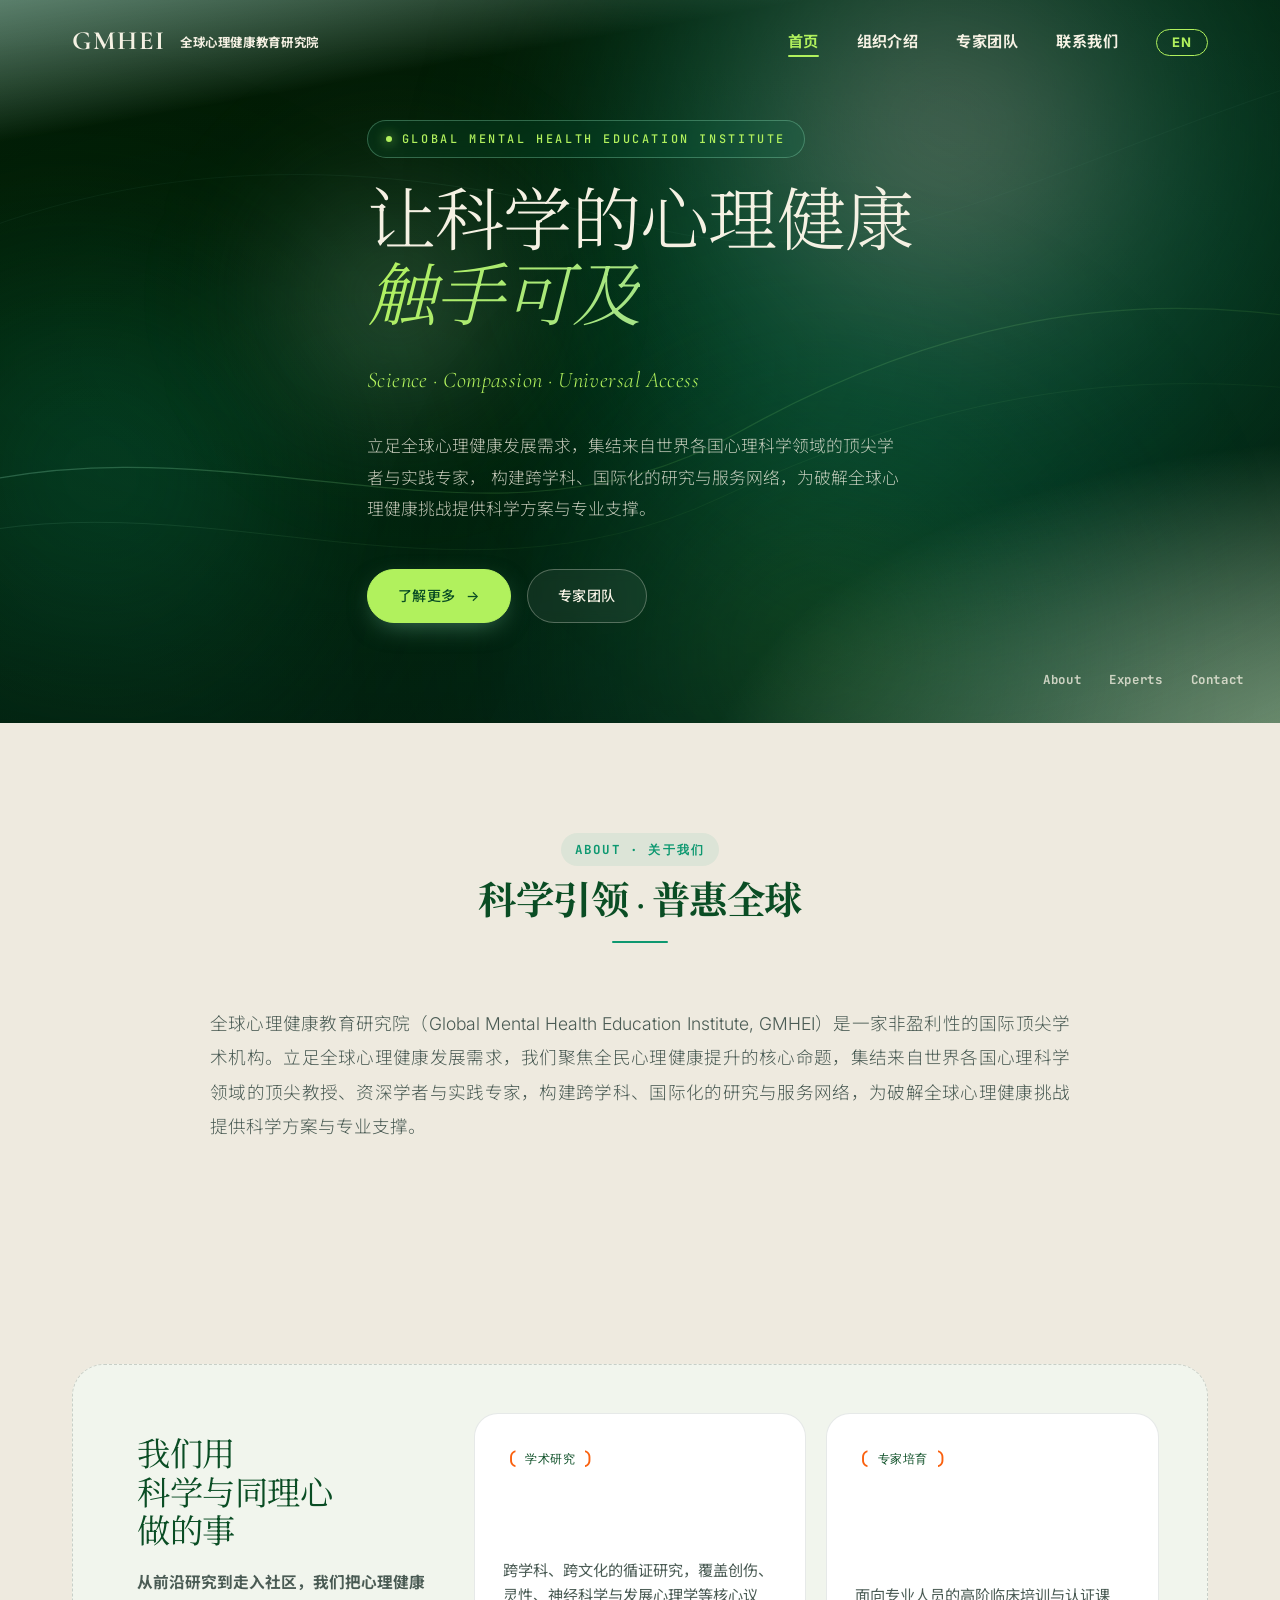
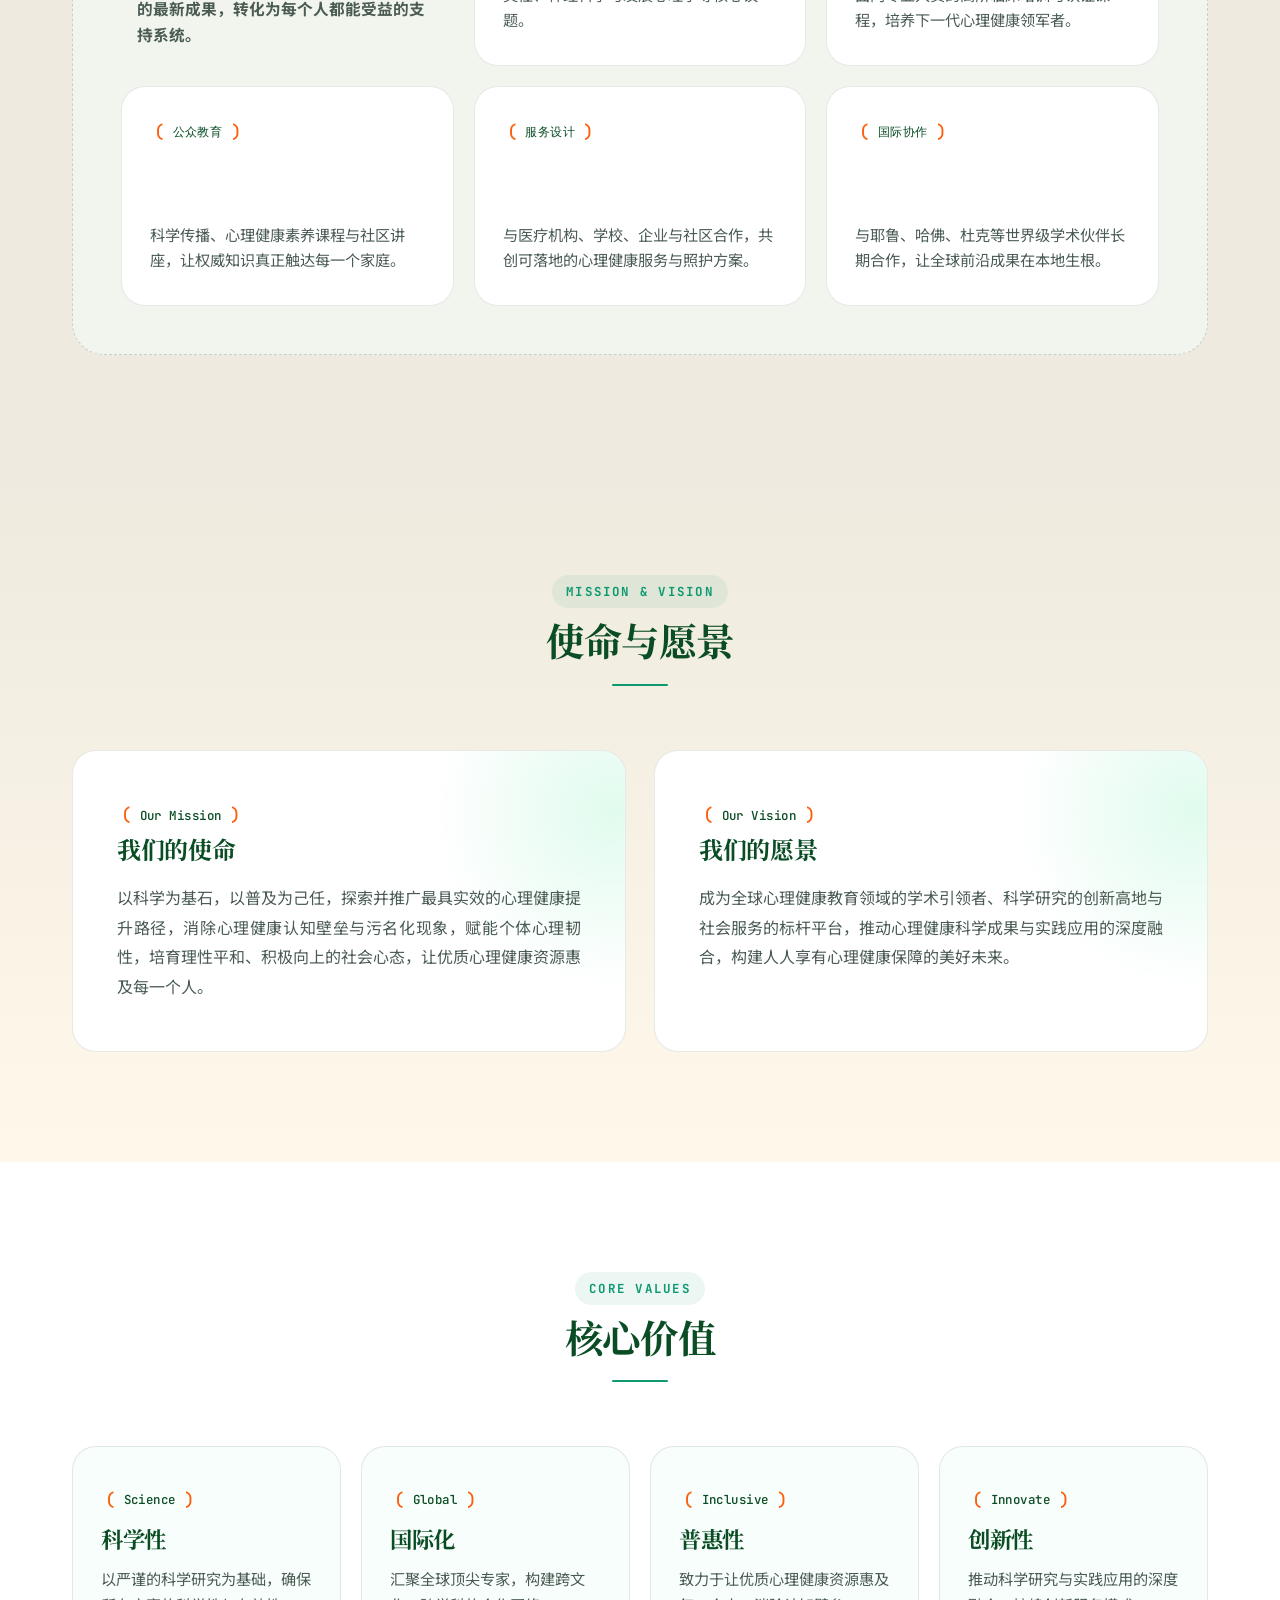
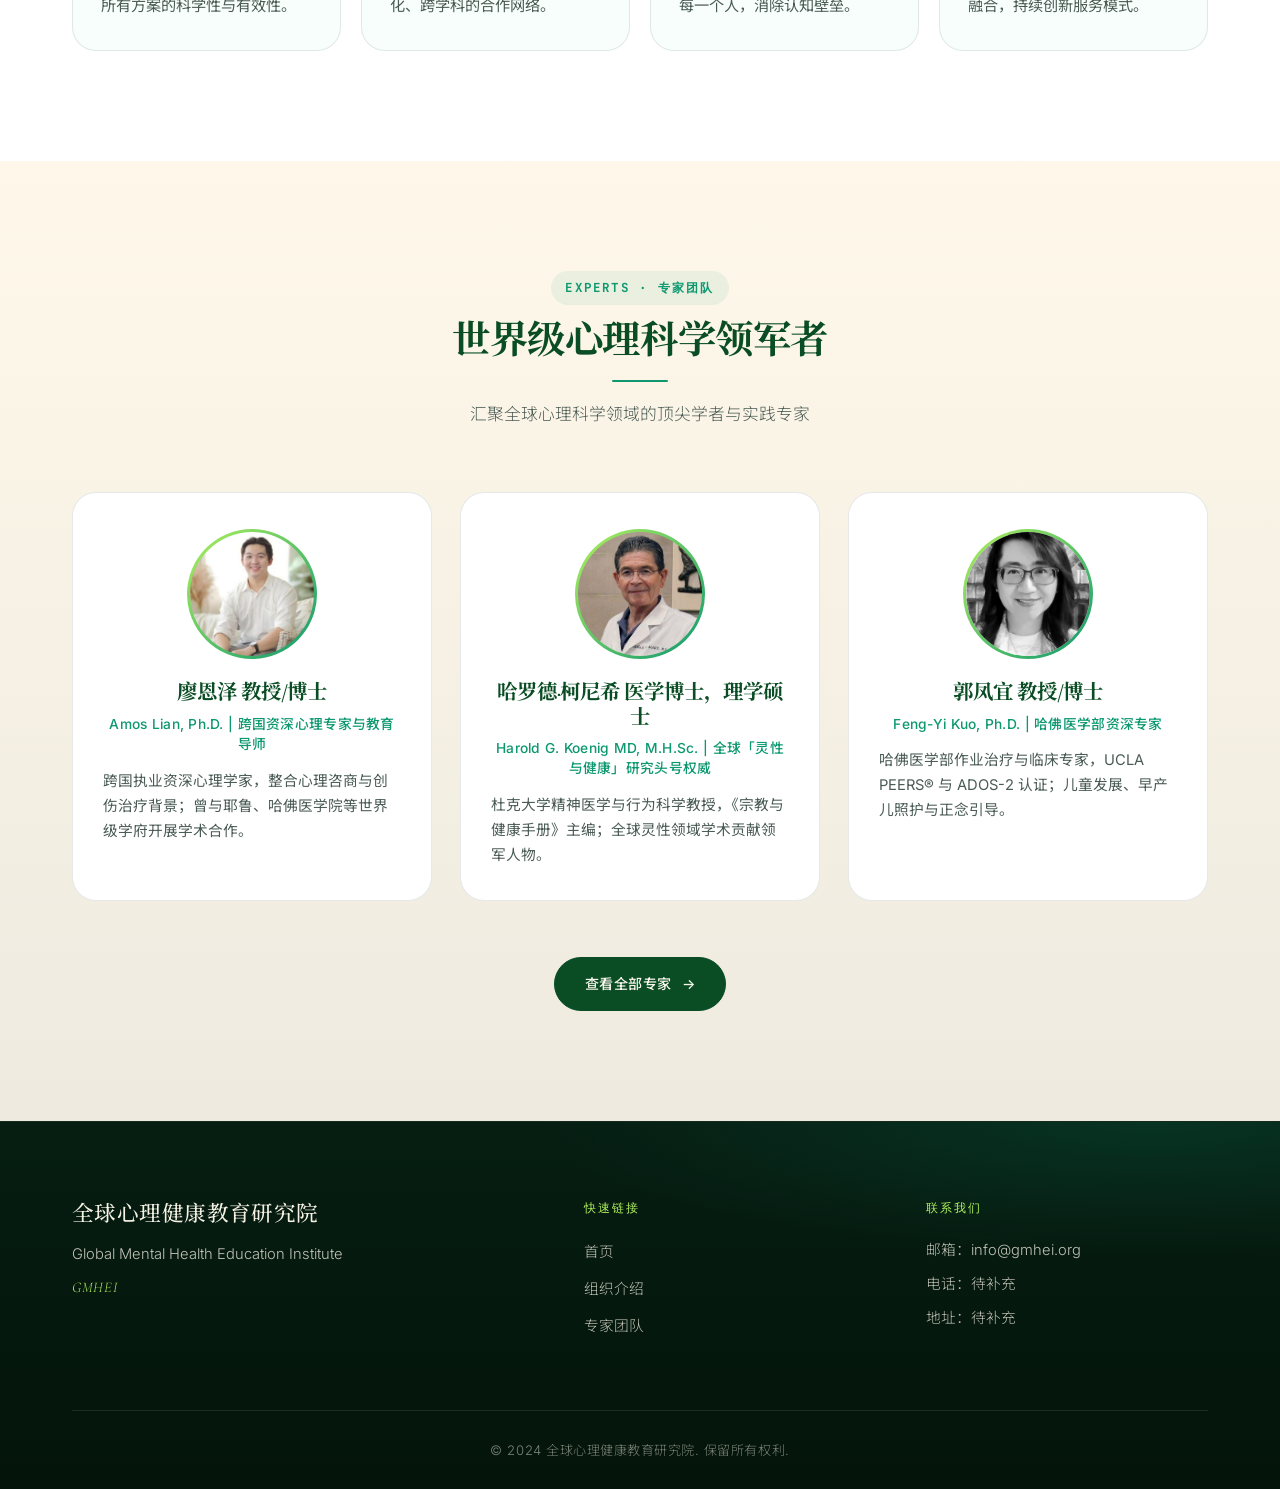
<file: index.html>
<!DOCTYPE html>
<html lang="zh-CN">
<head>
    <meta charset="UTF-8">
    <meta name="viewport" content="width=device-width, initial-scale=1.0">
    <title>全球心理健康教育研究院 | GMHEI</title>
    <link rel="stylesheet" href="styles.css">
</head>
<body>
    <!-- ============= HERO ============= -->
    <section class="hero">
        <!-- soft mesh gradient layers -->
        <div class="hero-mesh" aria-hidden="true">
            <span class="blob-3"></span>
            <span class="blob-4"></span>
        </div>

        <!-- organic flowing accent line -->
        <div class="hero-lines" aria-hidden="true">
            <svg viewBox="0 0 1600 900" preserveAspectRatio="xMidYMid slice" xmlns="http://www.w3.org/2000/svg">
                <defs>
                    <linearGradient id="lineGrad" x1="0%" y1="0%" x2="100%" y2="50%">
                        <stop offset="0%"  stop-color="#9bf2c8" stop-opacity="0"/>
                        <stop offset="40%" stop-color="#9bf2c8" stop-opacity="0.55"/>
                        <stop offset="80%" stop-color="#6dd14a" stop-opacity="0.30"/>
                        <stop offset="100%" stop-color="#0d9870" stop-opacity="0"/>
                    </linearGradient>
                    <linearGradient id="lineGrad2" x1="0%" y1="0%" x2="100%" y2="100%">
                        <stop offset="0%"  stop-color="#0d9870" stop-opacity="0"/>
                        <stop offset="50%" stop-color="#9bf2c8" stop-opacity="0.35"/>
                        <stop offset="100%" stop-color="#9bf2c8" stop-opacity="0"/>
                    </linearGradient>
                </defs>
                <!-- big sweeping curve -->
                <path d="M -100 620 C 280 500, 600 720, 920 540 S 1500 360, 1750 420"
                      fill="none" stroke="url(#lineGrad)" stroke-width="1.5" />
                <path d="M -100 680 C 240 580, 560 780, 900 620 S 1480 460, 1750 500"
                      fill="none" stroke="url(#lineGrad)" stroke-width="0.9" opacity="0.6"/>
                <path d="M 1700 80 C 1300 200, 1100 360, 800 280 S 200 180, -100 320"
                      fill="none" stroke="url(#lineGrad2)" stroke-width="1" opacity="0.5"/>
            </svg>
        </div>

        <!-- transparent navbar over hero -->
        <nav class="navbar is-on-hero">
            <div class="container">
                <div class="nav-brand">
                    <h1>GMHEI</h1>
                    <span class="brand-subtitle">全球心理健康教育研究院</span>
                </div>
                <ul class="nav-menu">
                    <li><a href="index.html" class="active">首页</a></li>
                    <li><a href="about.html">组织介绍</a></li>
                    <li><a href="experts.html">专家团队</a></li>
                    <li><a href="#contact">联系我们</a></li>
                    <li><a href="index-en.html" class="lang-switch" aria-label="Switch to English">EN</a></li>
                </ul>
                <div class="nav-toggle">
                    <span></span><span></span><span></span>
                </div>
            </div>
        </nav>

        <div class="container hero-content">
            <span class="hero-eyebrow">Global Mental Health Education Institute</span>
            <h1 class="hero-title">让科学的心理健康<br><em>触手可及</em></h1>
            <p class="hero-subtitle">Science · Compassion · Universal Access</p>
            <p class="hero-description">
                立足全球心理健康发展需求，集结来自世界各国心理科学领域的顶尖学者与实践专家，
                构建跨学科、国际化的研究与服务网络，为破解全球心理健康挑战提供科学方案与专业支撑。
            </p>
            <div class="hero-actions">
                <a href="about.html" class="btn btn-primary btn-arrow">了解更多</a>
                <a href="experts.html" class="btn btn-ghost">专家团队</a>
            </div>
        </div>

        <div class="hero-footer">
            <a href="about.html">About</a>
            <a href="experts.html">Experts</a>
            <a href="#contact">Contact</a>
        </div>
    </section>

    <!-- ============= 关于我们 ============= -->
    <section class="intro-section">
        <div class="container">
            <div class="section-header">
                <span class="section-tag">About · 关于我们</span>
                <h2>科学引领 · 普惠全球</h2>
                <div class="section-divider"></div>
            </div>
            <div class="intro-content">
                <p class="intro-text">
                    全球心理健康教育研究院（Global Mental Health Education Institute, GMHEI）是一家非盈利性的国际顶尖学术机构。立足全球心理健康发展需求，我们聚焦全民心理健康提升的核心命题，集结来自世界各国心理科学领域的顶尖教授、资深学者与实践专家，构建跨学科、国际化的研究与服务网络，为破解全球心理健康挑战提供科学方案与专业支撑。
                </p>
            </div>
        </div>
    </section>

    <!-- ============= 我们做什么 (参考图风格) ============= -->
    <section class="feature-section">
        <div class="container">
            <div class="feature-frame">
                <div class="feature-grid">
                    <div class="feature-heading">
                        <h2>我们用<br>科学与同理心<br>做的事</h2>
                        <p class="lead">从前沿研究到走入社区，我们把心理健康的最新成果，转化为每个人都能受益的支持系统。</p>
                    </div>

                    <div class="feature-card">
                        <span class="bracket-label">学术研究</span>
                        <p>跨学科、跨文化的循证研究，覆盖创伤、灵性、神经科学与发展心理学等核心议题。</p>
                    </div>

                    <div class="feature-card">
                        <span class="bracket-label">专家培育</span>
                        <p>面向专业人员的高阶临床培训与认证课程，培养下一代心理健康领军者。</p>
                    </div>

                    <div class="feature-card">
                        <span class="bracket-label">公众教育</span>
                        <p>科学传播、心理健康素养课程与社区讲座，让权威知识真正触达每一个家庭。</p>
                    </div>

                    <div class="feature-card">
                        <span class="bracket-label">服务设计</span>
                        <p>与医疗机构、学校、企业与社区合作，共创可落地的心理健康服务与照护方案。</p>
                    </div>

                    <div class="feature-card">
                        <span class="bracket-label">国际协作</span>
                        <p>与耶鲁、哈佛、杜克等世界级学术伙伴长期合作，让全球前沿成果在本地生根。</p>
                    </div>
                </div>
            </div>
        </div>
    </section>

    <!-- ============= 使命与愿景 ============= -->
    <section class="mission-vision">
        <div class="container">
            <div class="section-header">
                <span class="section-tag">Mission &amp; Vision</span>
                <h2>使命与愿景</h2>
                <div class="section-divider"></div>
            </div>
            <div class="mv-grid">
                <div class="mv-card">
                    <span class="bracket-label">Our Mission</span>
                    <h3>我们的使命</h3>
                    <p>以科学为基石，以普及为己任，探索并推广最具实效的心理健康提升路径，消除心理健康认知壁垒与污名化现象，赋能个体心理韧性，培育理性平和、积极向上的社会心态，让优质心理健康资源惠及每一个人。</p>
                </div>
                <div class="mv-card">
                    <span class="bracket-label">Our Vision</span>
                    <h3>我们的愿景</h3>
                    <p>成为全球心理健康教育领域的学术引领者、科学研究的创新高地与社会服务的标杆平台，推动心理健康科学成果与实践应用的深度融合，构建人人享有心理健康保障的美好未来。</p>
                </div>
            </div>
        </div>
    </section>

    <!-- ============= 核心价值 ============= -->
    <section class="values-section">
        <div class="container">
            <div class="section-header">
                <span class="section-tag">Core Values</span>
                <h2>核心价值</h2>
                <div class="section-divider"></div>
            </div>
            <div class="values-grid">
                <div class="value-card">
                    <span class="bracket-label">Science</span>
                    <h4>科学性</h4>
                    <p>以严谨的科学研究为基础，确保所有方案的科学性与有效性。</p>
                </div>
                <div class="value-card">
                    <span class="bracket-label">Global</span>
                    <h4>国际化</h4>
                    <p>汇聚全球顶尖专家，构建跨文化、跨学科的合作网络。</p>
                </div>
                <div class="value-card">
                    <span class="bracket-label">Inclusive</span>
                    <h4>普惠性</h4>
                    <p>致力于让优质心理健康资源惠及每一个人，消除认知壁垒。</p>
                </div>
                <div class="value-card">
                    <span class="bracket-label">Innovate</span>
                    <h4>创新性</h4>
                    <p>推动科学研究与实践应用的深度融合，持续创新服务模式。</p>
                </div>
            </div>
        </div>
    </section>

    <!-- ============= 专家团队预览 ============= -->
    <section class="experts-preview">
        <div class="container">
            <div class="section-header">
                <span class="section-tag">Experts · 专家团队</span>
                <h2>世界级心理科学领军者</h2>
                <div class="section-divider"></div>
                <p class="section-subtitle">汇聚全球心理科学领域的顶尖学者与实践专家</p>
            </div>
            <div class="experts-grid">
                <div class="expert-card">
                    <div class="expert-avatar">
                        <img src="images/1.jpg" alt="廖恩泽博士" width="120" height="120" loading="lazy" decoding="async">
                    </div>
                    <h4>廖恩泽 教授/博士</h4>
                    <p class="expert-title">Amos Lian, Ph.D. | 跨国资深心理专家与教育导师</p>
                    <p class="expert-bio">跨国执业资深心理学家，整合心理咨商与创伤治疗背景；曾与耶鲁、哈佛医学院等世界级学府开展学术合作。</p>
                </div>
                <div class="expert-card">
                    <div class="expert-avatar">
                        <img src="images/2.jpg" alt="哈罗德·柯尼希医学博士" width="120" height="120" loading="lazy" decoding="async">
                    </div>
                    <h4>哈罗德·柯尼希 医学博士，理学硕士</h4>
                    <p class="expert-title">Harold G. Koenig MD, M.H.Sc. | 全球「灵性与健康」研究头号权威</p>
                    <p class="expert-bio">杜克大学精神医学与行为科学教授，《宗教与健康手册》主编；全球灵性领域学术贡献领军人物。</p>
                </div>
                <div class="expert-card">
                    <div class="expert-avatar">
                        <img src="images/4.jpg" alt="郭凤宜教授" width="120" height="120" loading="lazy" decoding="async">
                    </div>
                    <h4>郭凤宜 教授/博士</h4>
                    <p class="expert-title">Feng-Yi Kuo, Ph.D. | 哈佛医学部资深专家</p>
                    <p class="expert-bio">哈佛医学部作业治疗与临床专家，UCLA PEERS® 与 ADOS-2 认证；儿童发展、早产儿照护与正念引导。</p>
                </div>
            </div>
            <div class="text-center">
                <a href="experts.html" class="btn btn-secondary btn-arrow">查看全部专家</a>
            </div>
        </div>
    </section>

    <!-- ============= 页脚 ============= -->
    <footer class="footer" id="contact">
        <div class="container">
            <div class="footer-content">
                <div class="footer-section">
                    <h3>全球心理健康教育研究院</h3>
                    <p>Global Mental Health Education Institute</p>
                    <p class="footer-subtitle">GMHEI</p>
                </div>
                <div class="footer-section">
                    <h4>快速链接</h4>
                    <ul>
                        <li><a href="index.html">首页</a></li>
                        <li><a href="about.html">组织介绍</a></li>
                        <li><a href="experts.html">专家团队</a></li>
                    </ul>
                </div>
                <div class="footer-section">
                    <h4>联系我们</h4>
                    <p>邮箱：info@gmhei.org</p>
                    <p>电话：待补充</p>
                    <p>地址：待补充</p>
                </div>
            </div>
            <div class="footer-bottom">
                <p>&copy; 2024 全球心理健康教育研究院. 保留所有权利.</p>
            </div>
        </div>
    </footer>

    <script src="script.js"></script>
</body>
</html>
</file>
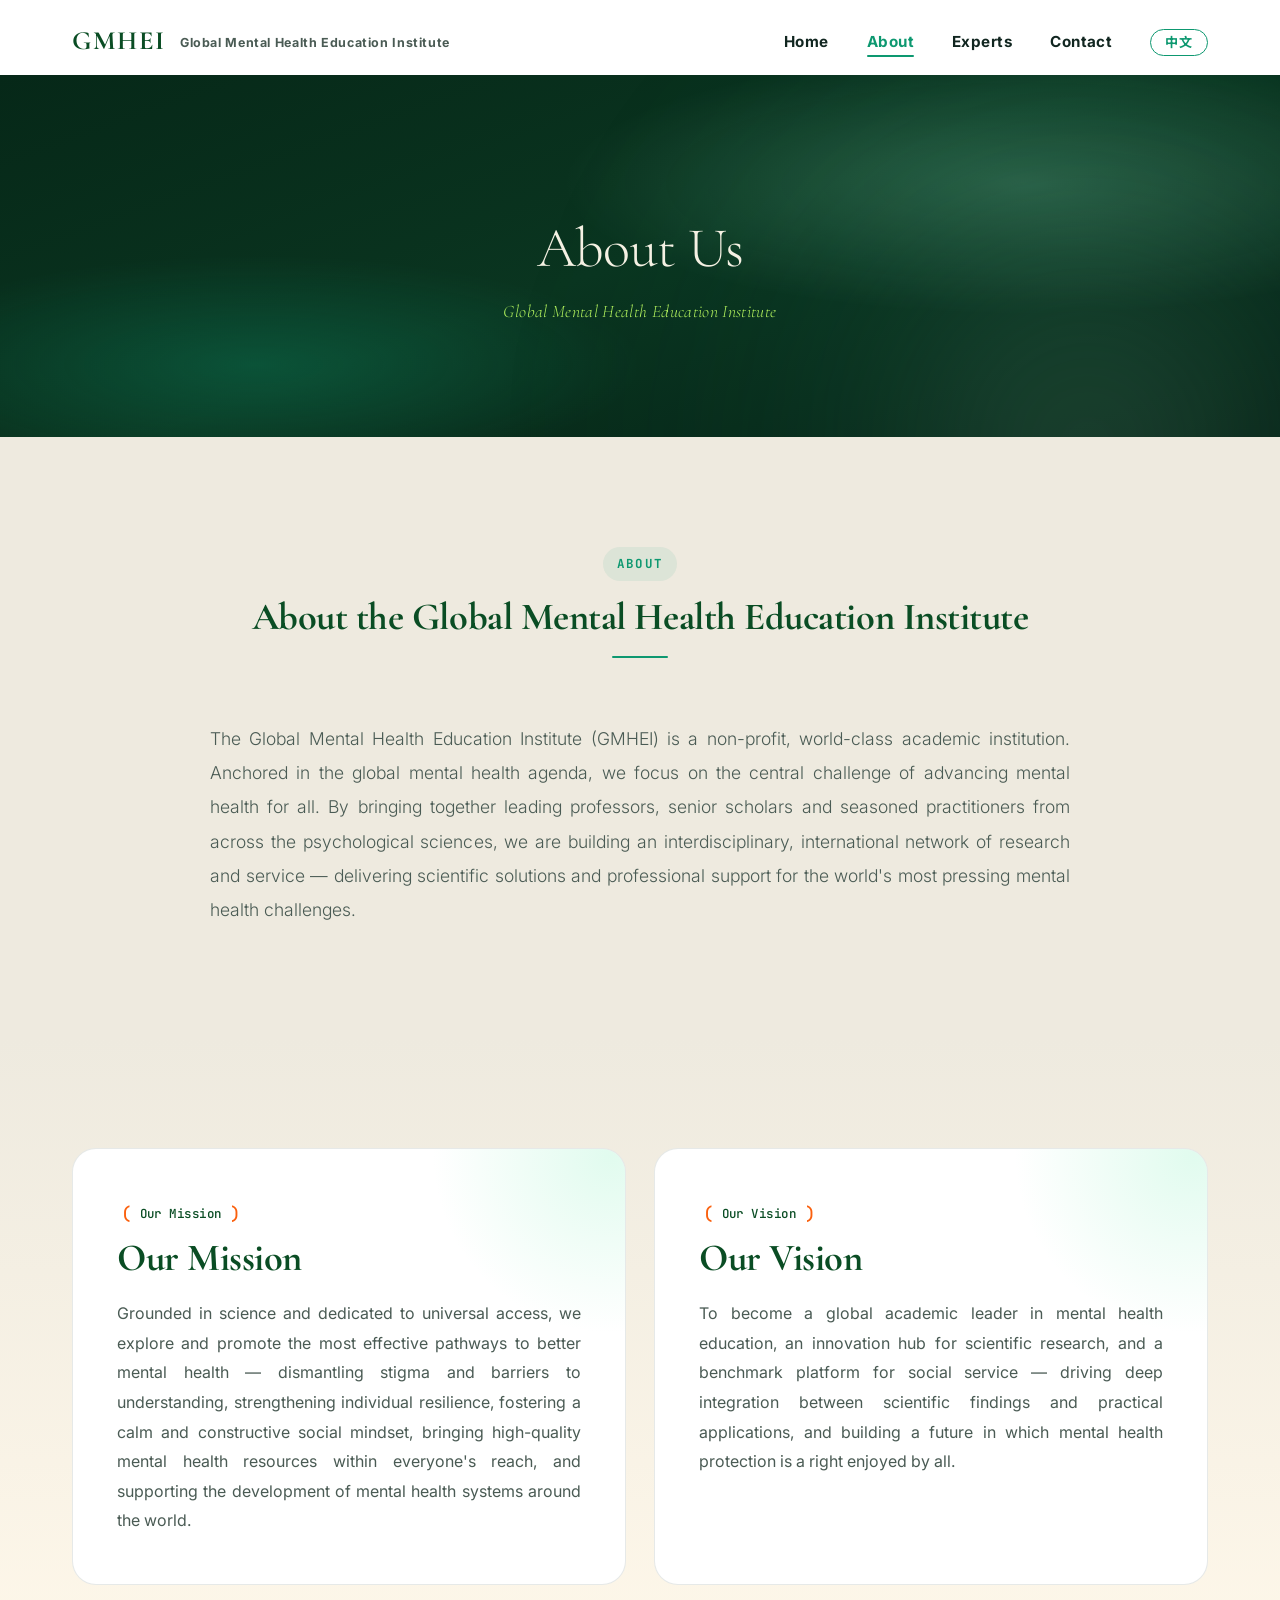
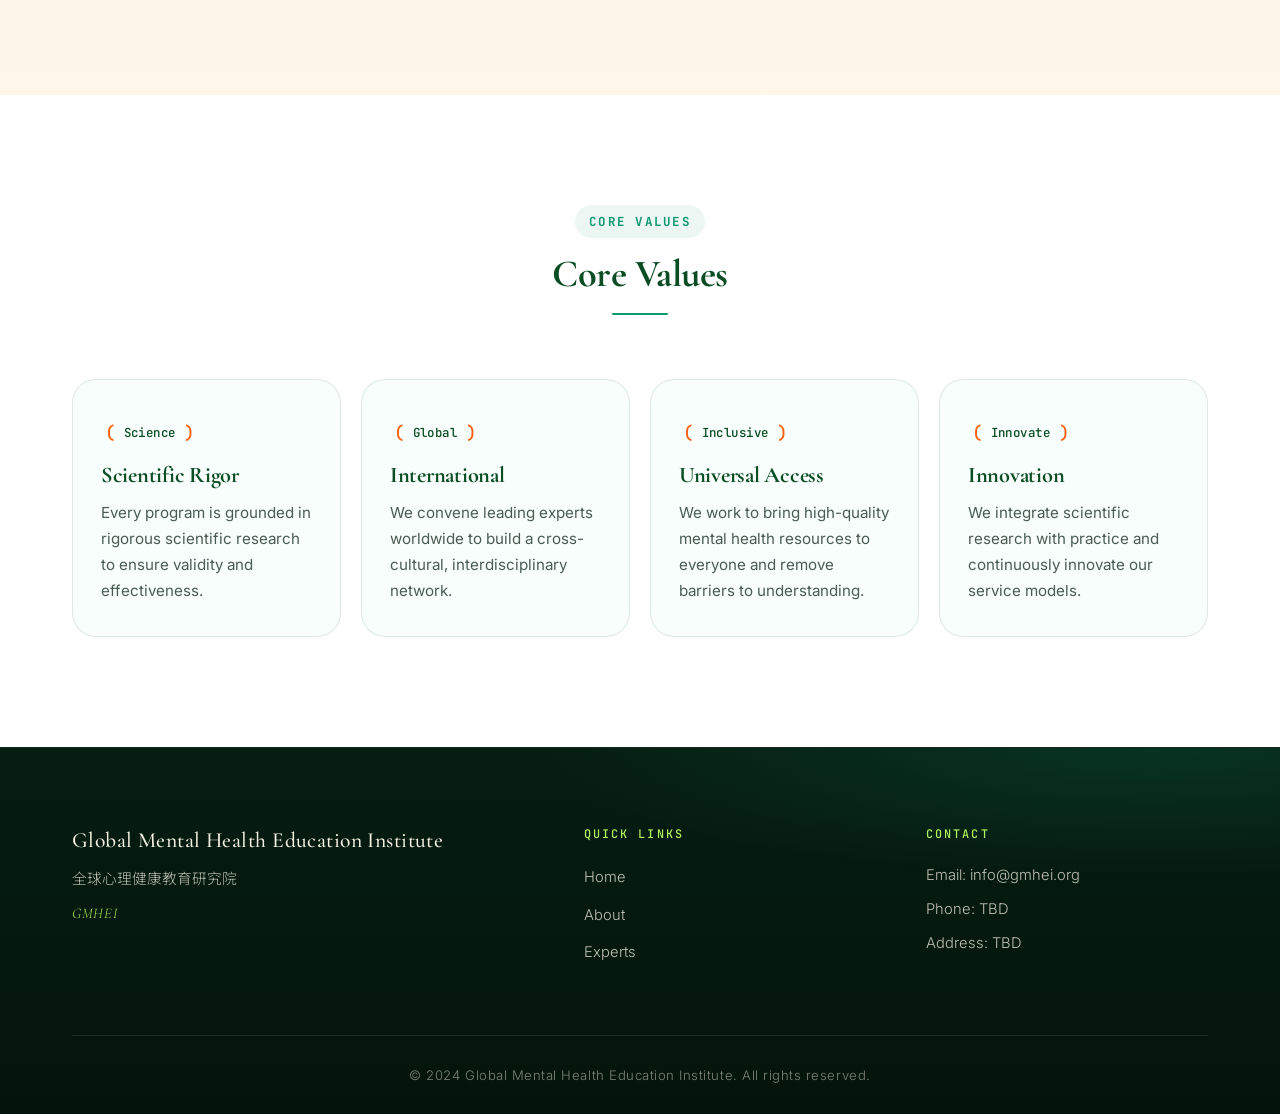
<file: about-en.html>
<!DOCTYPE html>
<html lang="en">
<head>
    <meta charset="UTF-8">
    <meta name="viewport" content="width=device-width, initial-scale=1.0">
    <title>About | Global Mental Health Education Institute</title>
    <link rel="stylesheet" href="styles.css">
</head>
<body>
    <!-- Navbar -->
    <nav class="navbar">
        <div class="container">
            <div class="nav-brand">
                <h1>GMHEI</h1>
                <span class="brand-subtitle">Global Mental Health Education Institute</span>
            </div>
            <ul class="nav-menu">
                <li><a href="index-en.html">Home</a></li>
                <li><a href="about-en.html" class="active">About</a></li>
                <li><a href="experts-en.html">Experts</a></li>
                <li><a href="index-en.html#contact">Contact</a></li>
                <li><a href="about.html" class="lang-switch" aria-label="切换到中文">中文</a></li>
            </ul>
            <div class="nav-toggle">
                <span></span><span></span><span></span>
            </div>
        </div>
    </nav>

    <!-- Page header -->
    <section class="about-hero">
        <div class="container">
            <h1>About Us</h1>
            <p>Global Mental Health Education Institute</p>
        </div>
    </section>

    <!-- Introduction -->
    <section class="content-section">
        <div class="container">
            <div class="section-header">
                <span class="section-tag">About</span>
                <h2>About the Global Mental Health Education Institute</h2>
                <div class="section-divider"></div>
            </div>
            <div class="intro-content">
                <p>
                    The Global Mental Health Education Institute (GMHEI) is a non-profit, world-class academic
                    institution. Anchored in the global mental health agenda, we focus on the central challenge of
                    advancing mental health for all. By bringing together leading professors, senior scholars and
                    seasoned practitioners from across the psychological sciences, we are building an
                    interdisciplinary, international network of research and service — delivering scientific solutions
                    and professional support for the world's most pressing mental health challenges.
                </p>
            </div>
        </div>
    </section>

    <!-- Mission & Vision -->
    <section class="mission-vision">
        <div class="container">
            <div class="mv-grid">
                <div class="mv-card">
                    <span class="bracket-label">Our Mission</span>
                    <h2>Our Mission</h2>
                    <p>
                        Grounded in science and dedicated to universal access, we explore and promote the most
                        effective pathways to better mental health — dismantling stigma and barriers to understanding,
                        strengthening individual resilience, fostering a calm and constructive social mindset, bringing
                        high-quality mental health resources within everyone's reach, and supporting the development
                        of mental health systems around the world.
                    </p>
                </div>
                <div class="mv-card">
                    <span class="bracket-label">Our Vision</span>
                    <h2>Our Vision</h2>
                    <p>
                        To become a global academic leader in mental health education, an innovation hub for scientific
                        research, and a benchmark platform for social service — driving deep integration between
                        scientific findings and practical applications, and building a future in which mental health
                        protection is a right enjoyed by all.
                    </p>
                </div>
            </div>
        </div>
    </section>

    <!-- Core Values -->
    <section class="values-section">
        <div class="container">
            <div class="section-header">
                <span class="section-tag">Core Values</span>
                <h2>Core Values</h2>
                <div class="section-divider"></div>
            </div>
            <div class="values-grid">
                <div class="value-card">
                    <span class="bracket-label">Science</span>
                    <h4>Scientific Rigor</h4>
                    <p>Every program is grounded in rigorous scientific research to ensure validity and effectiveness.</p>
                </div>
                <div class="value-card">
                    <span class="bracket-label">Global</span>
                    <h4>International</h4>
                    <p>We convene leading experts worldwide to build a cross-cultural, interdisciplinary network.</p>
                </div>
                <div class="value-card">
                    <span class="bracket-label">Inclusive</span>
                    <h4>Universal Access</h4>
                    <p>We work to bring high-quality mental health resources to everyone and remove barriers to understanding.</p>
                </div>
                <div class="value-card">
                    <span class="bracket-label">Innovate</span>
                    <h4>Innovation</h4>
                    <p>We integrate scientific research with practice and continuously innovate our service models.</p>
                </div>
            </div>
        </div>
    </section>

    <!-- Footer -->
    <footer class="footer" id="contact">
        <div class="container">
            <div class="footer-content">
                <div class="footer-section">
                    <h3>Global Mental Health Education Institute</h3>
                    <p>全球心理健康教育研究院</p>
                    <p class="footer-subtitle">GMHEI</p>
                </div>
                <div class="footer-section">
                    <h4>Quick Links</h4>
                    <ul>
                        <li><a href="index-en.html">Home</a></li>
                        <li><a href="about-en.html">About</a></li>
                        <li><a href="experts-en.html">Experts</a></li>
                    </ul>
                </div>
                <div class="footer-section">
                    <h4>Contact</h4>
                    <p>Email: info@gmhei.org</p>
                    <p>Phone: TBD</p>
                    <p>Address: TBD</p>
                </div>
            </div>
            <div class="footer-bottom">
                <p>&copy; 2024 Global Mental Health Education Institute. All rights reserved.</p>
            </div>
        </div>
    </footer>

    <script src="script.js"></script>
</body>
</html>
</file>
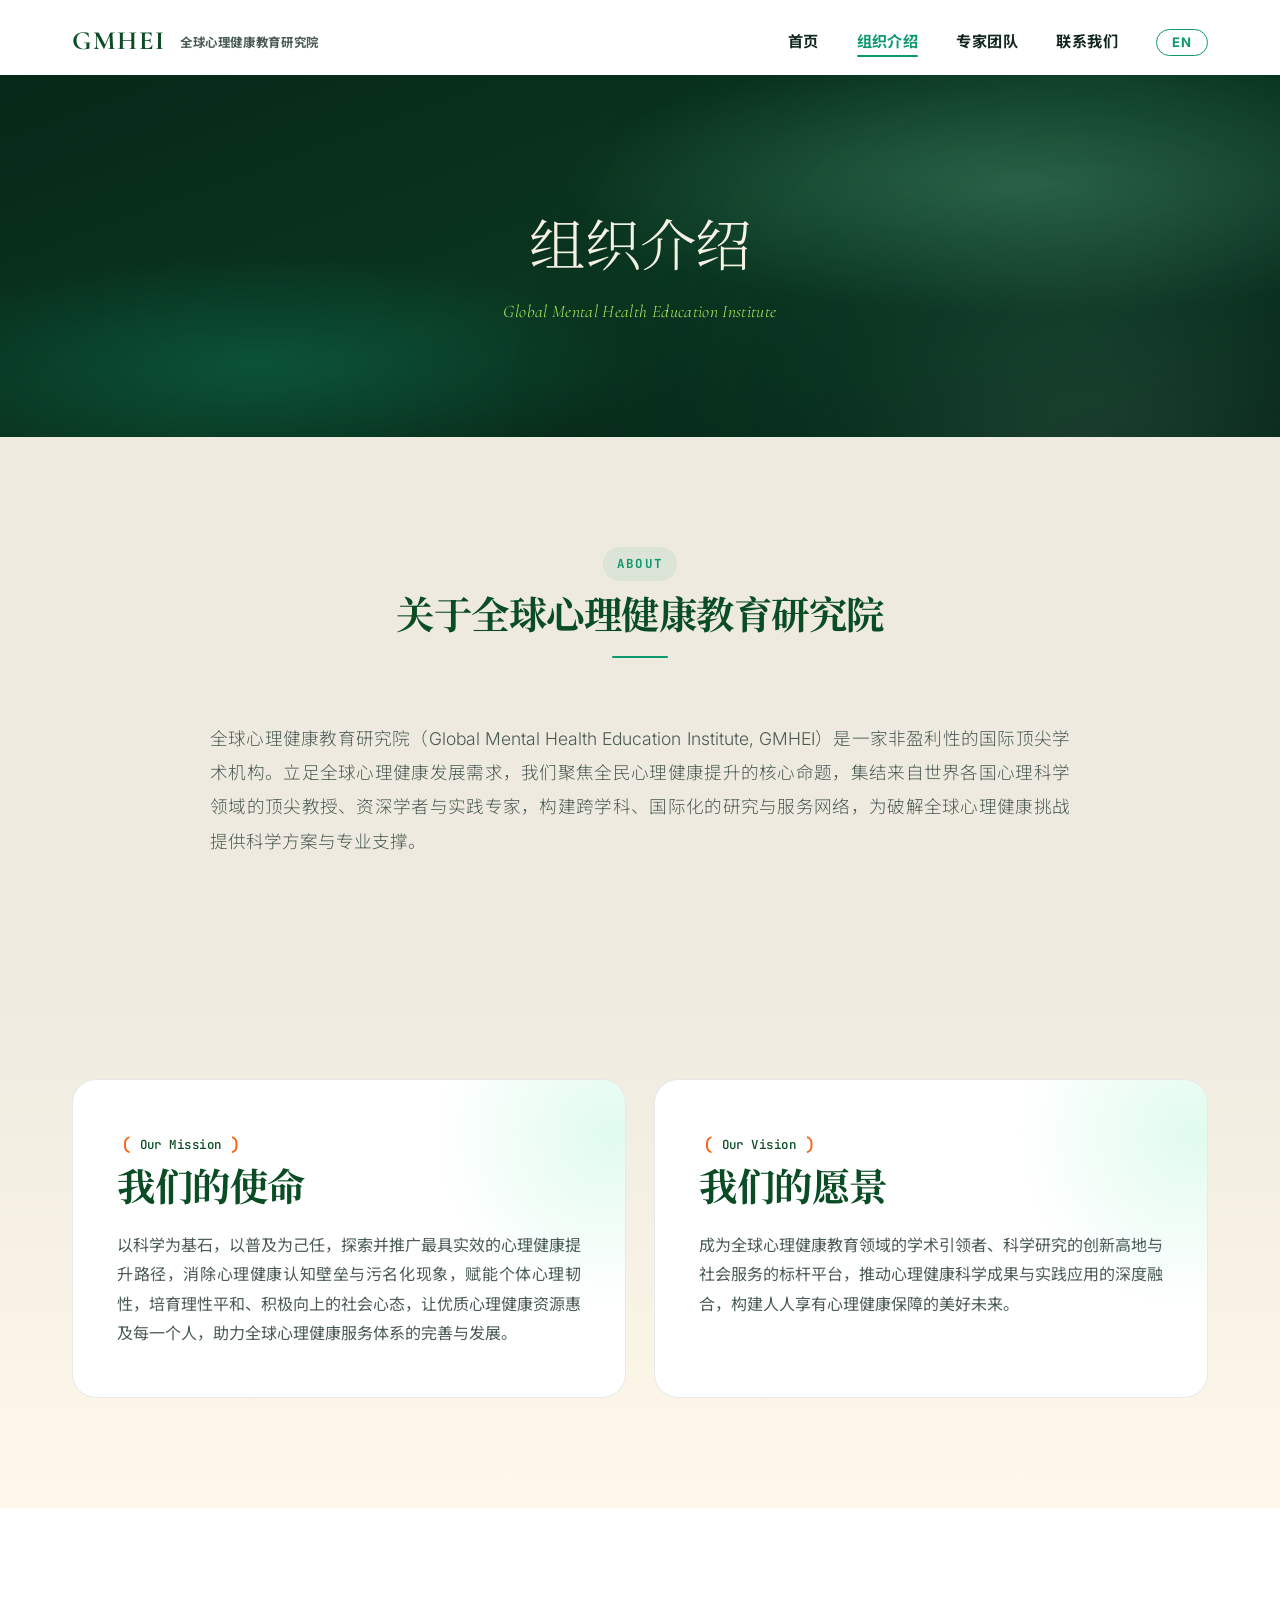
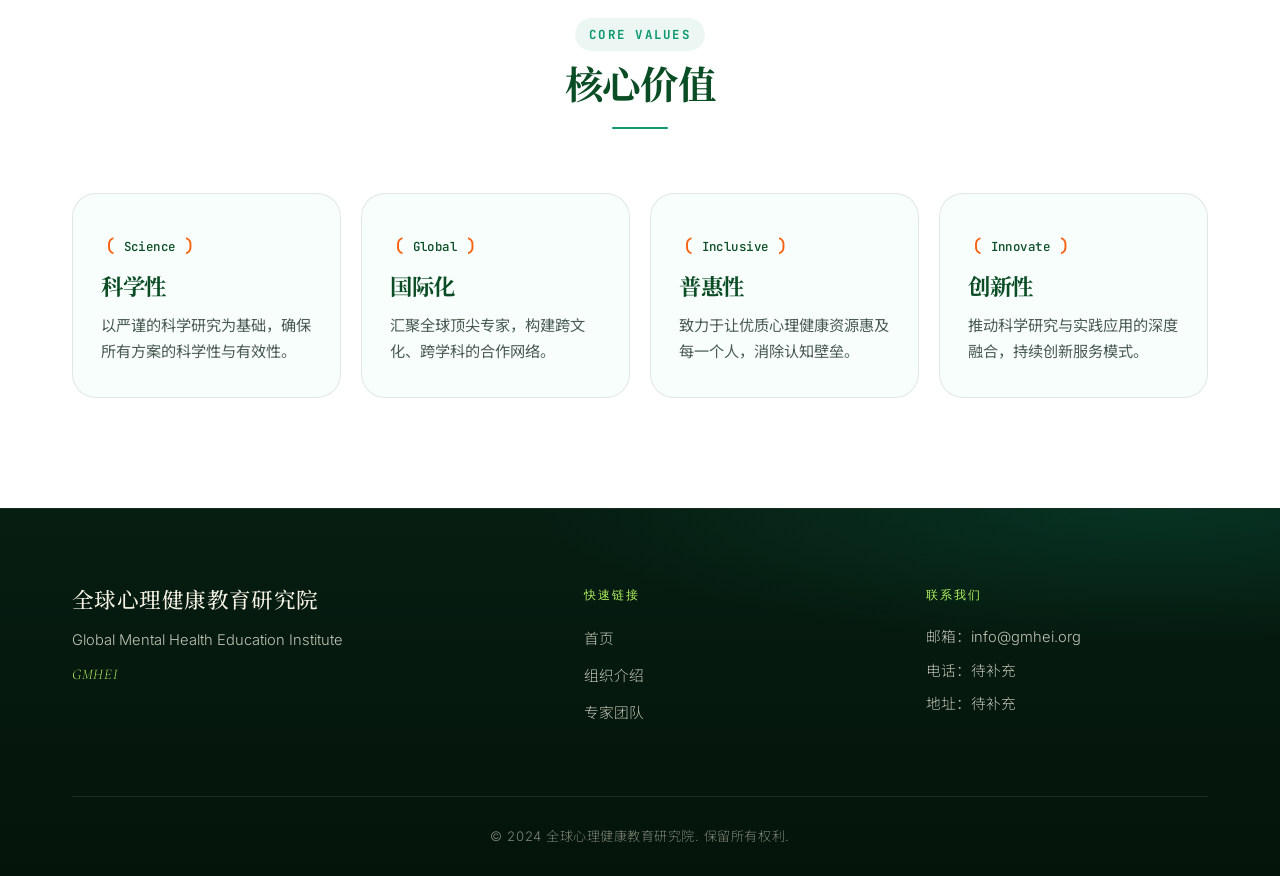
<file: about.html>
<!DOCTYPE html>
<html lang="zh-CN">
<head>
    <meta charset="UTF-8">
    <meta name="viewport" content="width=device-width, initial-scale=1.0">
    <title>组织介绍 | 全球心理健康教育研究院</title>
    <link rel="stylesheet" href="styles.css">
</head>
<body>
    <!-- 导航栏 -->
    <nav class="navbar">
        <div class="container">
            <div class="nav-brand">
                <h1>GMHEI</h1>
                <span class="brand-subtitle">全球心理健康教育研究院</span>
            </div>
            <ul class="nav-menu">
                <li><a href="index.html">首页</a></li>
                <li><a href="about.html" class="active">组织介绍</a></li>
                <li><a href="experts.html">专家团队</a></li>
                <li><a href="index.html#contact">联系我们</a></li>
                <li><a href="about-en.html" class="lang-switch" aria-label="Switch to English">EN</a></li>
            </ul>
            <div class="nav-toggle">
                <span></span><span></span><span></span>
            </div>
        </div>
    </nav>

    <!-- 页面标题 -->
    <section class="about-hero">
        <div class="container">
            <h1>组织介绍</h1>
            <p>Global Mental Health Education Institute</p>
        </div>
    </section>

    <!-- 组织简介 -->
    <section class="content-section">
        <div class="container">
            <div class="section-header">
                <span class="section-tag">About</span>
                <h2>关于全球心理健康教育研究院</h2>
                <div class="section-divider"></div>
            </div>
            <div class="intro-content">
                <p>
                    全球心理健康教育研究院（Global Mental Health Education Institute, GMHEI）是一家非盈利性的国际顶尖学术机构。立足全球心理健康发展需求，我们聚焦全民心理健康提升的核心命题，集结来自世界各国心理科学领域的顶尖教授、资深学者与实践专家，构建跨学科、国际化的研究与服务网络，为破解全球心理健康挑战提供科学方案与专业支撑。
                </p>
            </div>
        </div>
    </section>

    <!-- 使命与愿景 -->
    <section class="mission-vision">
        <div class="container">
            <div class="mv-grid">
                <div class="mv-card">
                    <span class="bracket-label">Our Mission</span>
                    <h2>我们的使命</h2>
                    <p>
                        以科学为基石，以普及为己任，探索并推广最具实效的心理健康提升路径，消除心理健康认知壁垒与污名化现象，赋能个体心理韧性，培育理性平和、积极向上的社会心态，让优质心理健康资源惠及每一个人，助力全球心理健康服务体系的完善与发展。
                    </p>
                </div>
                <div class="mv-card">
                    <span class="bracket-label">Our Vision</span>
                    <h2>我们的愿景</h2>
                    <p>
                        成为全球心理健康教育领域的学术引领者、科学研究的创新高地与社会服务的标杆平台，推动心理健康科学成果与实践应用的深度融合，构建人人享有心理健康保障的美好未来。
                    </p>
                </div>
            </div>
        </div>
    </section>

    <!-- 核心价值 -->
    <section class="values-section">
        <div class="container">
            <div class="section-header">
                <span class="section-tag">Core Values</span>
                <h2>核心价值</h2>
                <div class="section-divider"></div>
            </div>
            <div class="values-grid">
                <div class="value-card">
                    <span class="bracket-label">Science</span>
                    <h4>科学性</h4>
                    <p>以严谨的科学研究为基础，确保所有方案的科学性与有效性。</p>
                </div>
                <div class="value-card">
                    <span class="bracket-label">Global</span>
                    <h4>国际化</h4>
                    <p>汇聚全球顶尖专家，构建跨文化、跨学科的合作网络。</p>
                </div>
                <div class="value-card">
                    <span class="bracket-label">Inclusive</span>
                    <h4>普惠性</h4>
                    <p>致力于让优质心理健康资源惠及每一个人，消除认知壁垒。</p>
                </div>
                <div class="value-card">
                    <span class="bracket-label">Innovate</span>
                    <h4>创新性</h4>
                    <p>推动科学研究与实践应用的深度融合，持续创新服务模式。</p>
                </div>
            </div>
        </div>
    </section>

    <!-- 页脚 -->
    <footer class="footer" id="contact">
        <div class="container">
            <div class="footer-content">
                <div class="footer-section">
                    <h3>全球心理健康教育研究院</h3>
                    <p>Global Mental Health Education Institute</p>
                    <p class="footer-subtitle">GMHEI</p>
                </div>
                <div class="footer-section">
                    <h4>快速链接</h4>
                    <ul>
                        <li><a href="index.html">首页</a></li>
                        <li><a href="about.html">组织介绍</a></li>
                        <li><a href="experts.html">专家团队</a></li>
                    </ul>
                </div>
                <div class="footer-section">
                    <h4>联系我们</h4>
                    <p>邮箱：info@gmhei.org</p>
                    <p>电话：待补充</p>
                    <p>地址：待补充</p>
                </div>
            </div>
            <div class="footer-bottom">
                <p>&copy; 2024 全球心理健康教育研究院. 保留所有权利.</p>
            </div>
        </div>
    </footer>

    <script src="script.js"></script>
</body>
</html>
</file>
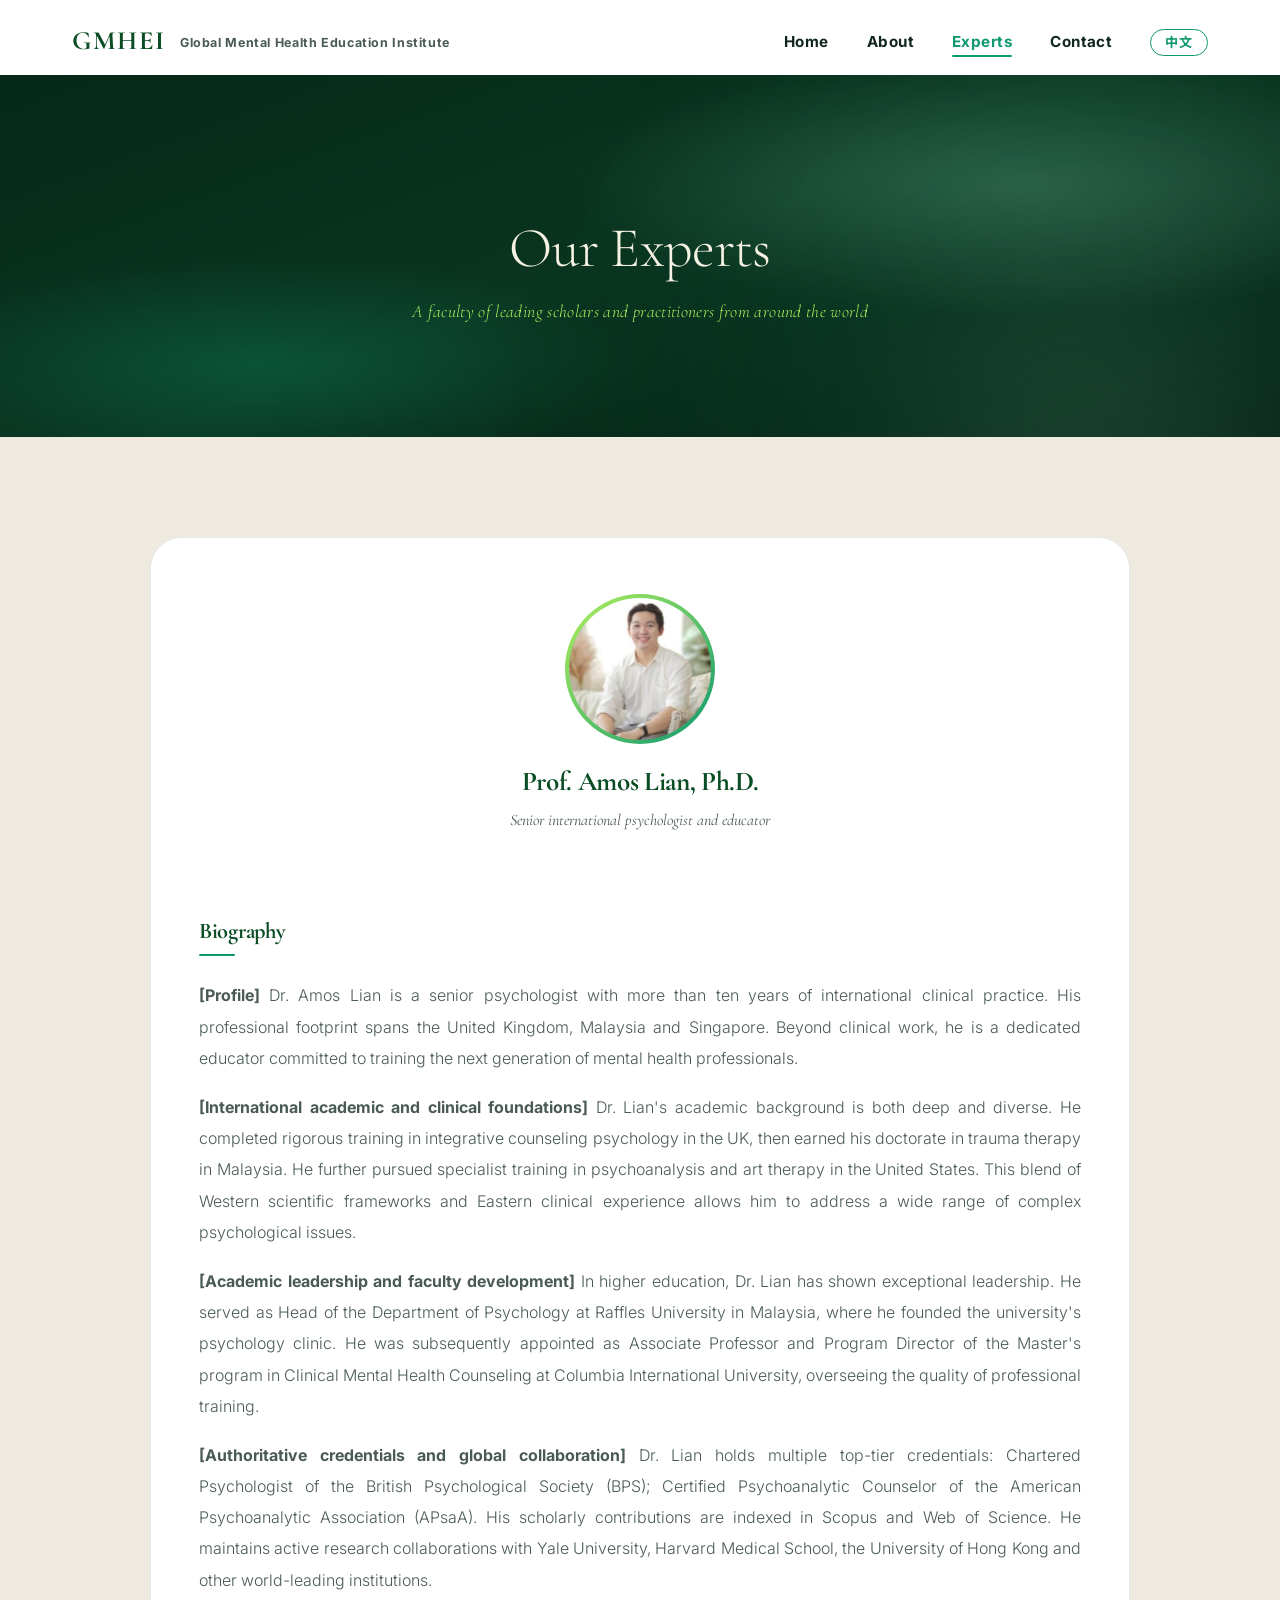
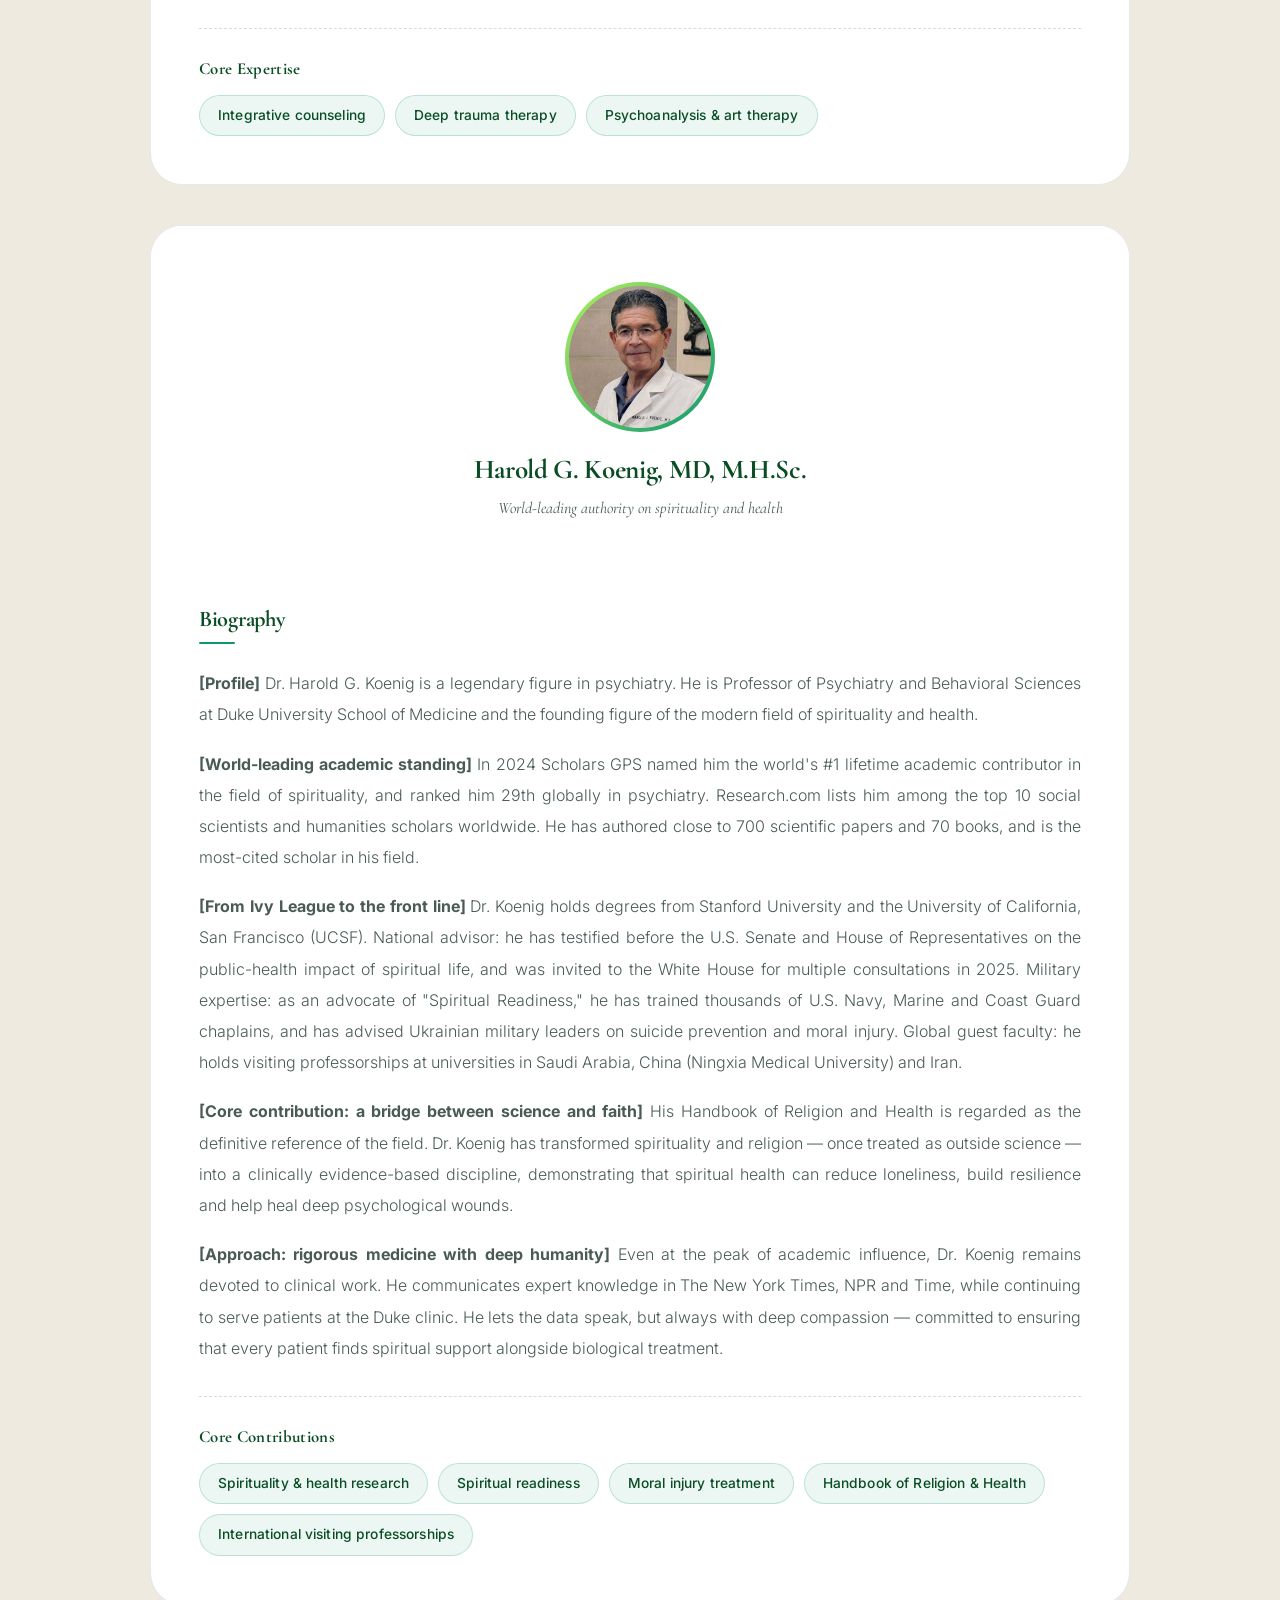
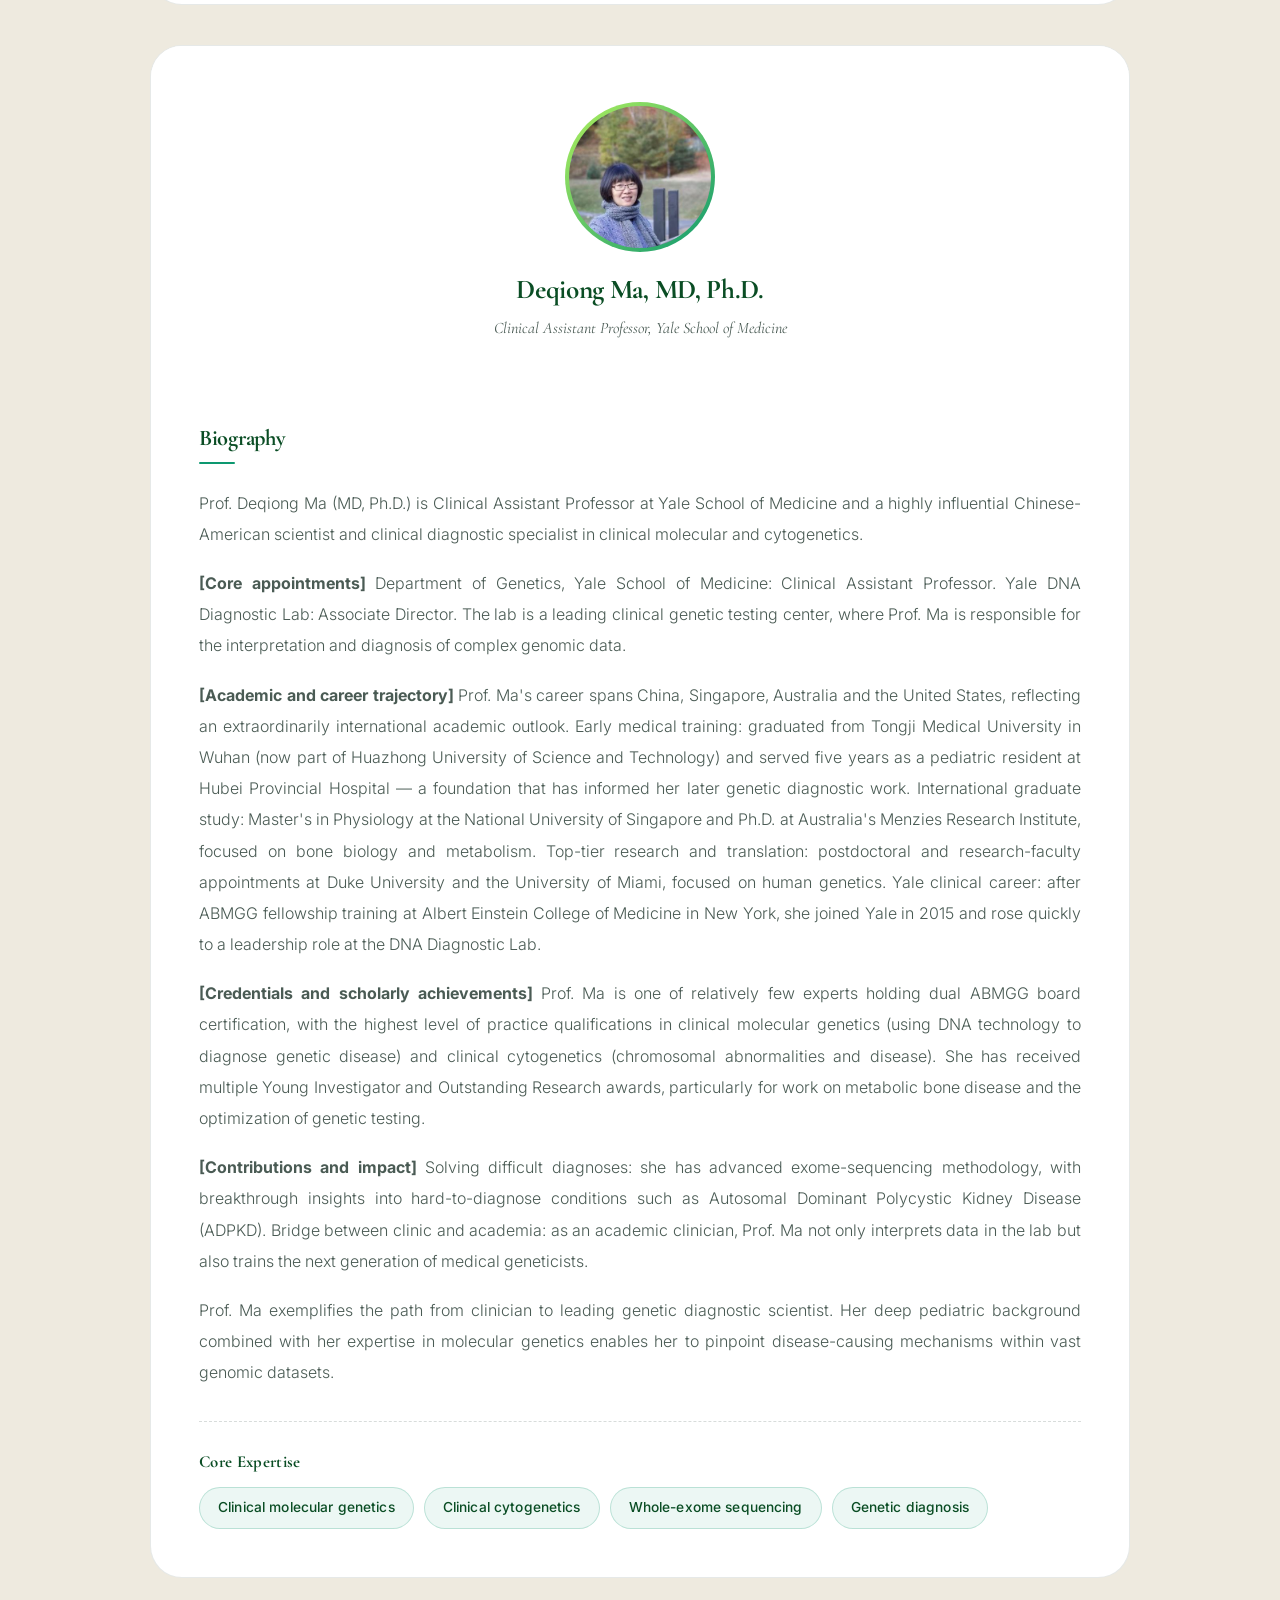
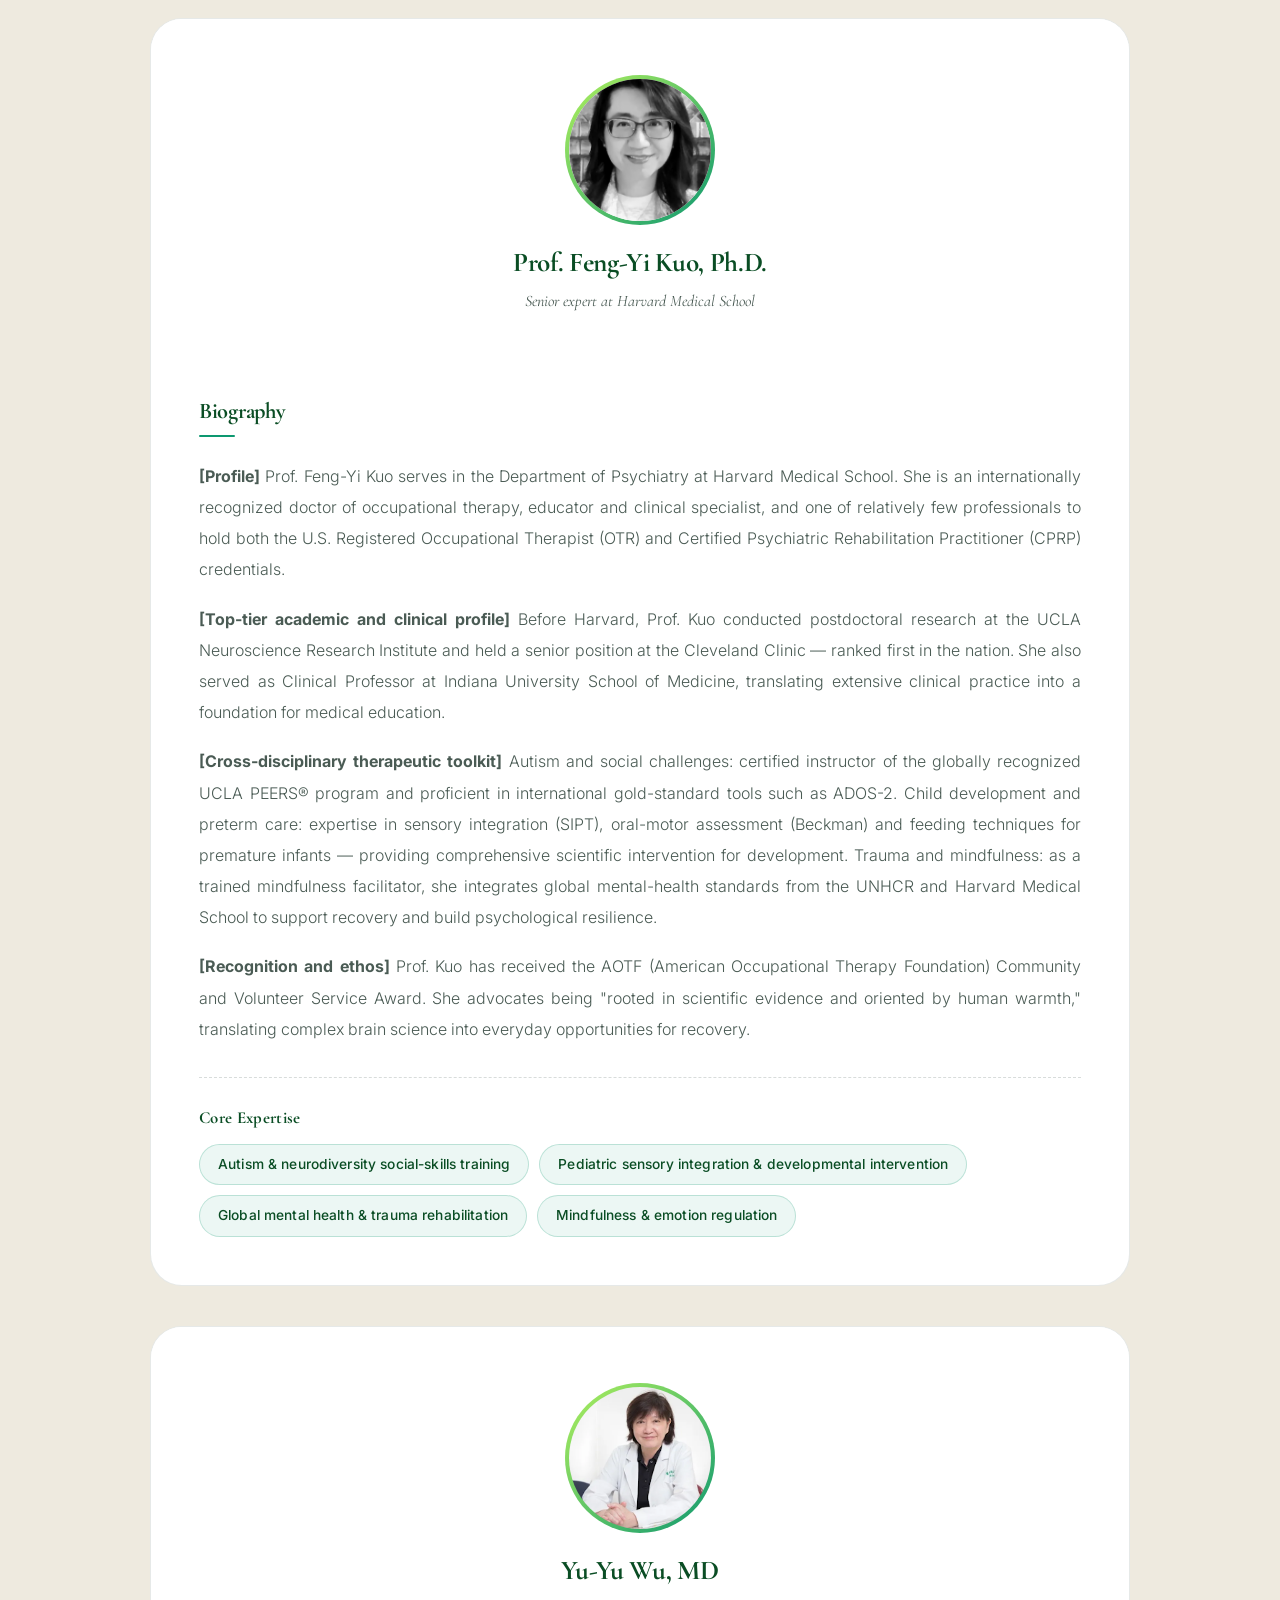
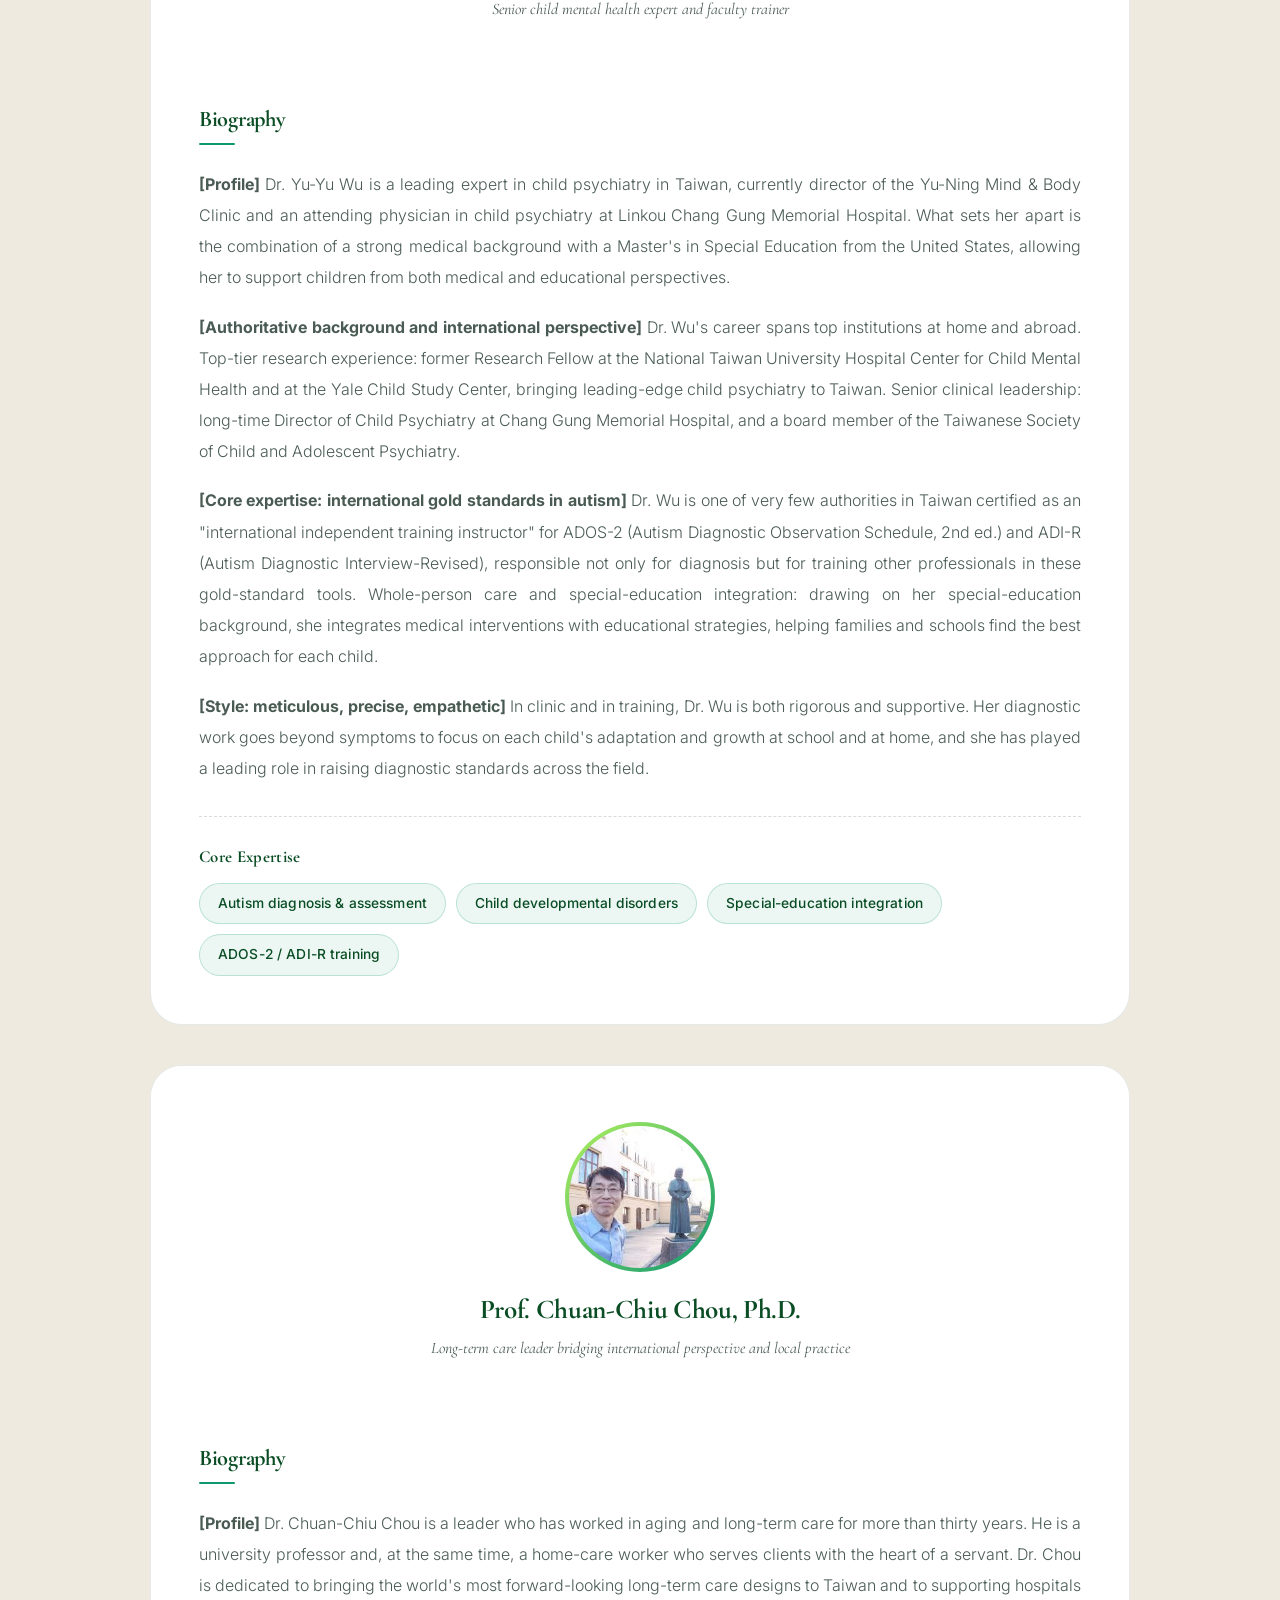
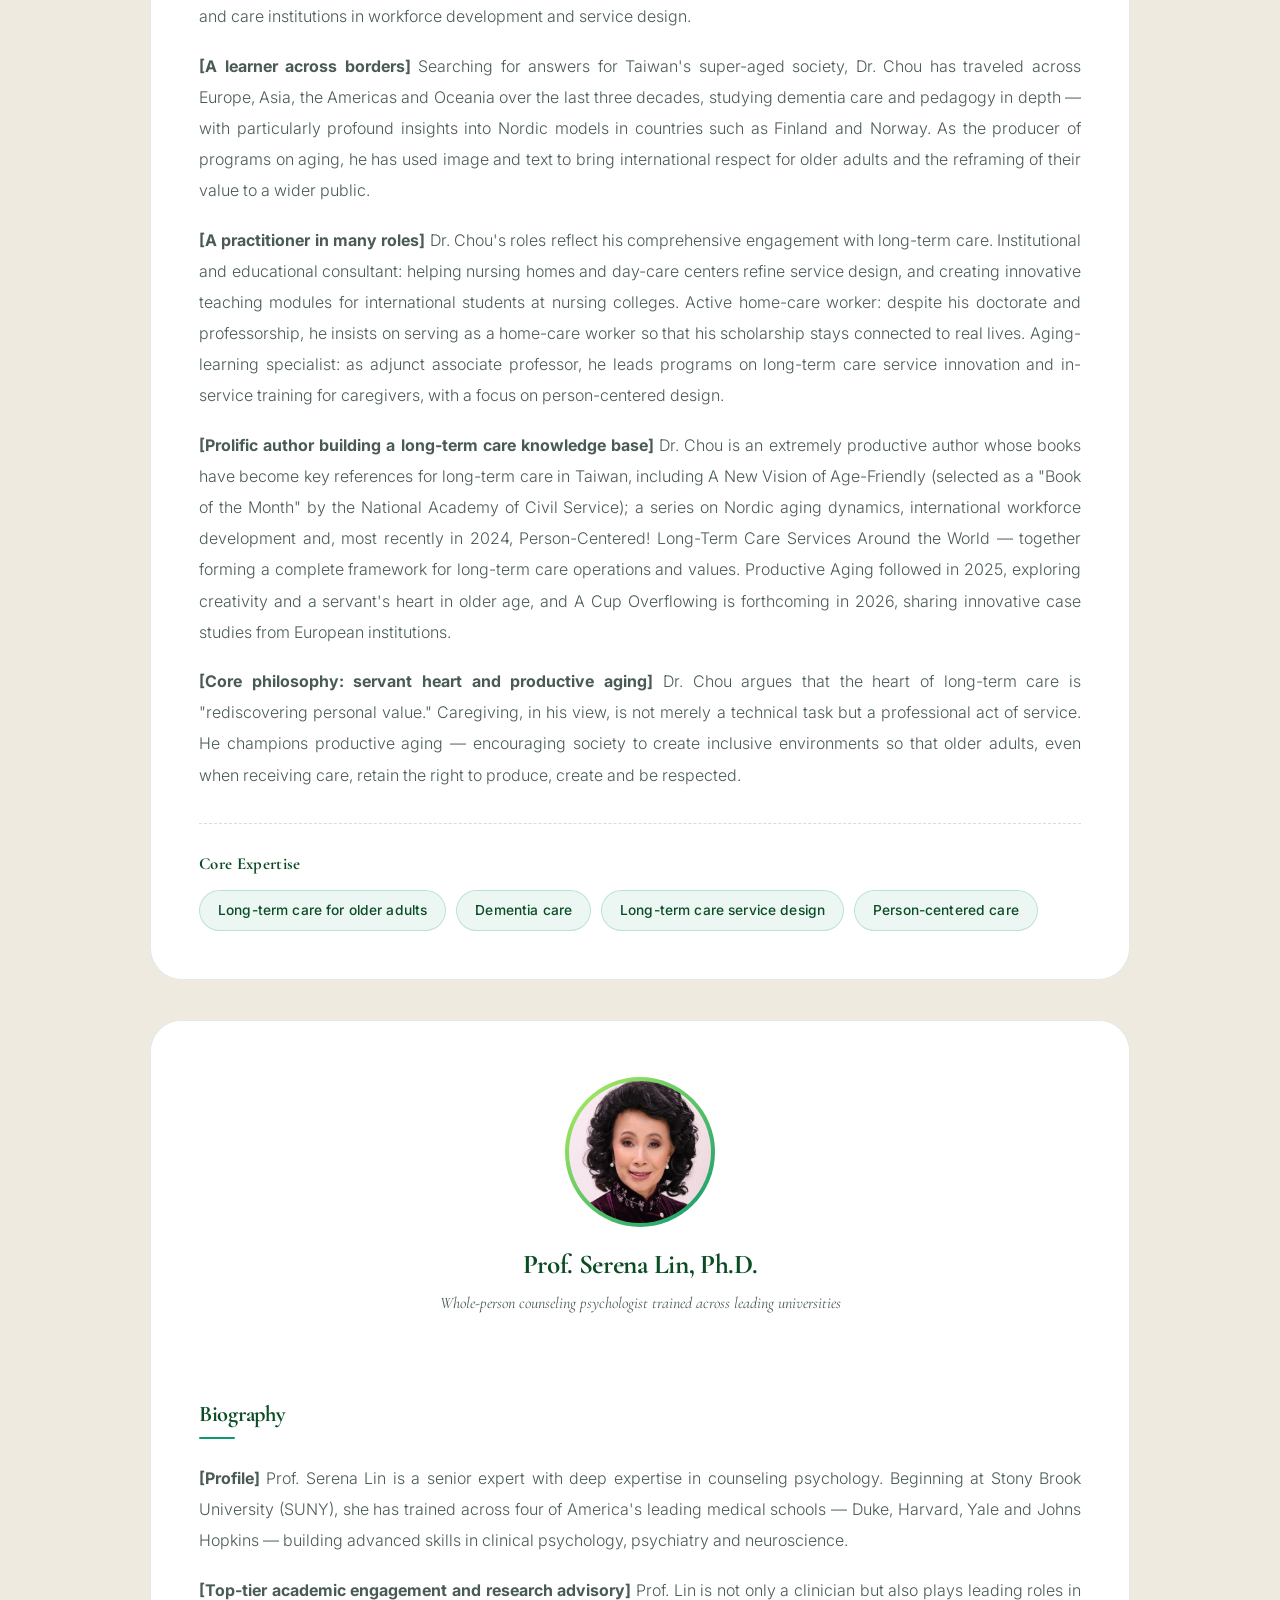
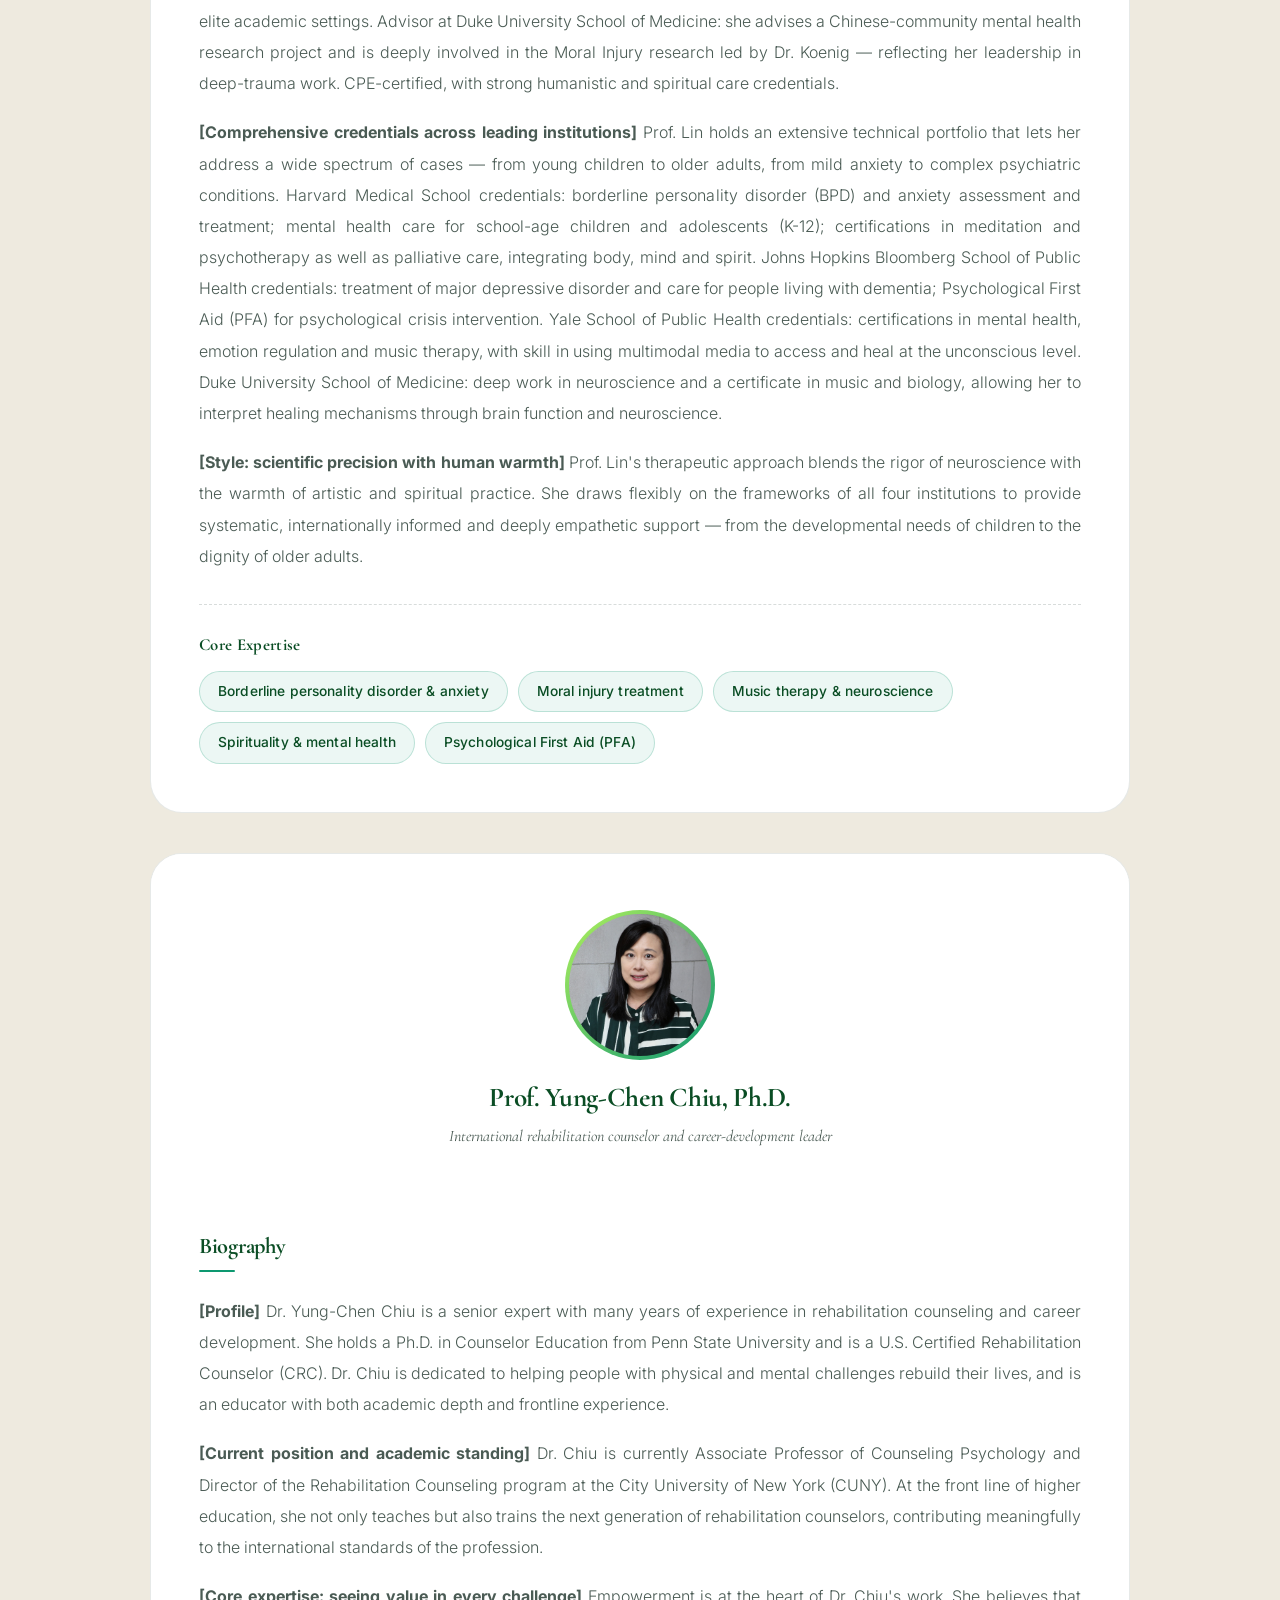
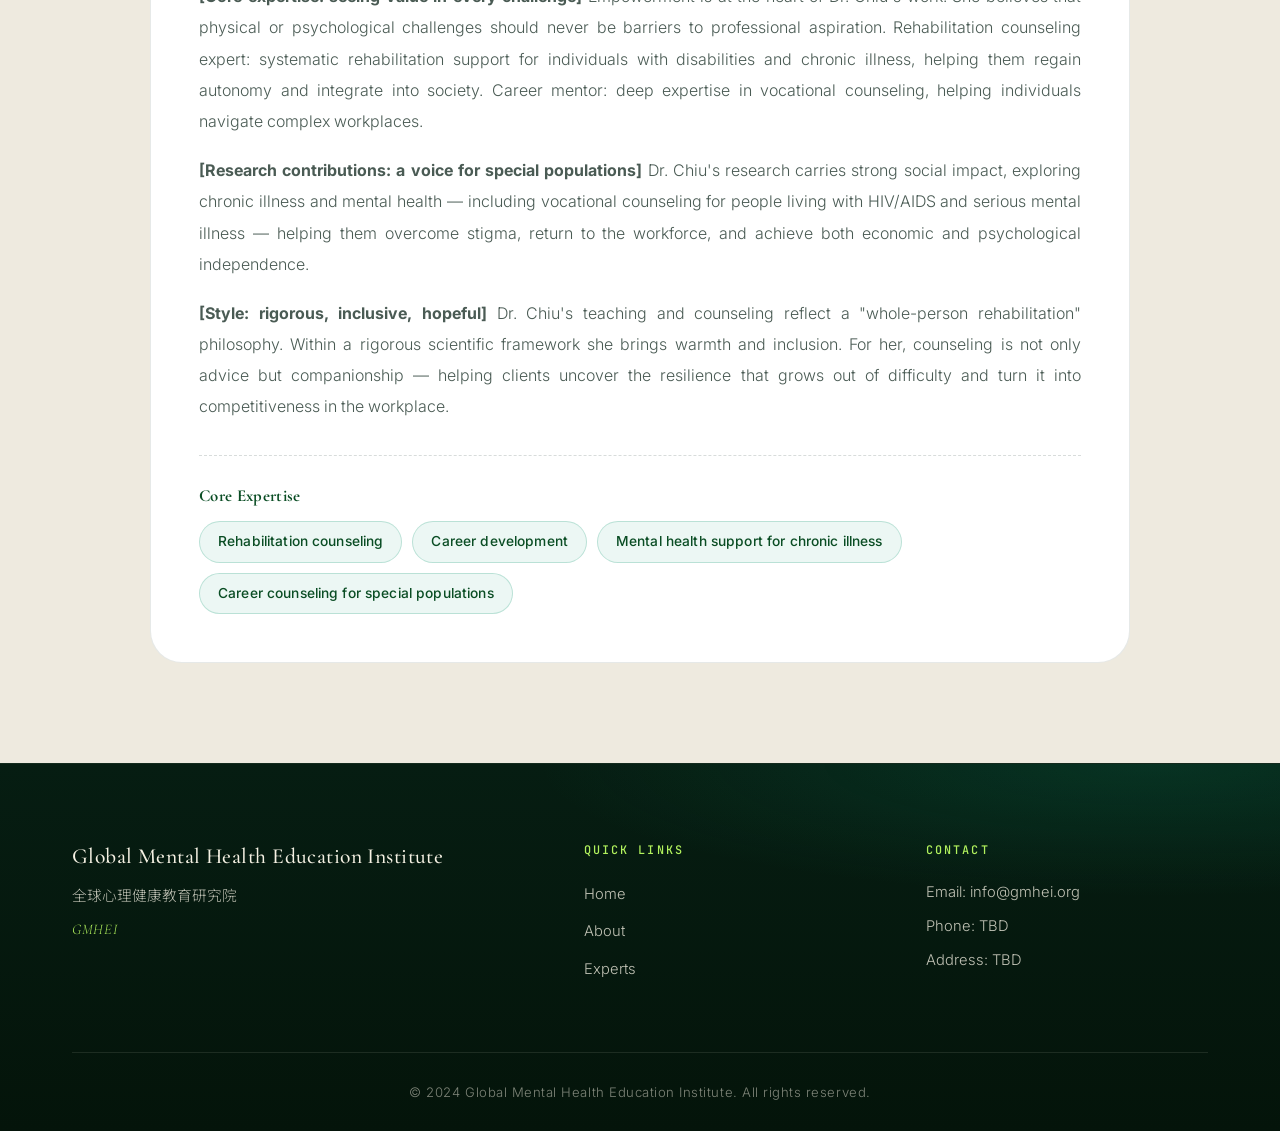
<file: experts-en.html>
<!DOCTYPE html>
<html lang="en">
<head>
    <meta charset="UTF-8">
    <meta name="viewport" content="width=device-width, initial-scale=1.0">
    <title>Experts | Global Mental Health Education Institute</title>
    <link rel="stylesheet" href="styles.css">
</head>
<body>
    <!-- Navbar -->
    <nav class="navbar">
        <div class="container">
            <div class="nav-brand">
                <h1>GMHEI</h1>
                <span class="brand-subtitle">Global Mental Health Education Institute</span>
            </div>
            <ul class="nav-menu">
                <li><a href="index-en.html">Home</a></li>
                <li><a href="about-en.html">About</a></li>
                <li><a href="experts-en.html" class="active">Experts</a></li>
                <li><a href="index-en.html#contact">Contact</a></li>
                <li><a href="experts.html" class="lang-switch" aria-label="切换到中文">中文</a></li>
            </ul>
            <div class="nav-toggle">
                <span></span><span></span><span></span>
            </div>
        </div>
    </nav>

    <!-- Page header -->
    <section class="experts-hero">
        <div class="container">
            <h1>Our Experts</h1>
            <p>A faculty of leading scholars and practitioners from around the world</p>
        </div>
    </section>

    <!-- Experts list -->
    <section class="experts-section">
        <div class="container">
            <div class="experts-list">
                <!-- 1 Amos Lian -->
                <div class="expert-detail-card">
                    <div class="expert-header">
                        <div class="expert-avatar">
                            <img src="images/1.jpg" alt="Dr. Amos Lian" width="150" height="150" loading="lazy" decoding="async">
                        </div>
                        <h3>Prof. Amos Lian, Ph.D.</h3>
                        <p class="expert-title">Senior international psychologist and educator</p>
                    </div>
                    <div class="expert-body">
                        <h4>Biography</h4>
                        <p><strong>[Profile]</strong> Dr. Amos Lian is a senior psychologist with more than ten years of international clinical practice. His professional footprint spans the United Kingdom, Malaysia and Singapore. Beyond clinical work, he is a dedicated educator committed to training the next generation of mental health professionals.</p>
                        <p><strong>[International academic and clinical foundations]</strong> Dr. Lian's academic background is both deep and diverse. He completed rigorous training in integrative counseling psychology in the UK, then earned his doctorate in trauma therapy in Malaysia. He further pursued specialist training in psychoanalysis and art therapy in the United States. This blend of Western scientific frameworks and Eastern clinical experience allows him to address a wide range of complex psychological issues.</p>
                        <p><strong>[Academic leadership and faculty development]</strong> In higher education, Dr. Lian has shown exceptional leadership. He served as Head of the Department of Psychology at Raffles University in Malaysia, where he founded the university's psychology clinic. He was subsequently appointed as Associate Professor and Program Director of the Master's program in Clinical Mental Health Counseling at Columbia International University, overseeing the quality of professional training.</p>
                        <p><strong>[Authoritative credentials and global collaboration]</strong> Dr. Lian holds multiple top-tier credentials: Chartered Psychologist of the British Psychological Society (BPS); Certified Psychoanalytic Counselor of the American Psychoanalytic Association (APsaA). His scholarly contributions are indexed in Scopus and Web of Science. He maintains active research collaborations with Yale University, Harvard Medical School, the University of Hong Kong and other world-leading institutions.</p>
                        <div class="expert-specialties">
                            <h5>Core Expertise</h5>
                            <div class="specialty-tags">
                                <span class="specialty-tag">Integrative counseling</span>
                                <span class="specialty-tag">Deep trauma therapy</span>
                                <span class="specialty-tag">Psychoanalysis &amp; art therapy</span>
                            </div>
                        </div>
                    </div>
                </div>

                <!-- 2 Harold G. Koenig -->
                <div class="expert-detail-card">
                    <div class="expert-header">
                        <div class="expert-avatar">
                            <img src="images/2.jpg" alt="Harold G. Koenig MD" width="150" height="150" loading="lazy" decoding="async">
                        </div>
                        <h3>Harold G. Koenig, MD, M.H.Sc.</h3>
                        <p class="expert-title">World-leading authority on spirituality and health</p>
                    </div>
                    <div class="expert-body">
                        <h4>Biography</h4>
                        <p><strong>[Profile]</strong> Dr. Harold G. Koenig is a legendary figure in psychiatry. He is Professor of Psychiatry and Behavioral Sciences at Duke University School of Medicine and the founding figure of the modern field of spirituality and health.</p>
                        <p><strong>[World-leading academic standing]</strong> In 2024 Scholars GPS named him the world's #1 lifetime academic contributor in the field of spirituality, and ranked him 29th globally in psychiatry. Research.com lists him among the top 10 social scientists and humanities scholars worldwide. He has authored close to 700 scientific papers and 70 books, and is the most-cited scholar in his field.</p>
                        <p><strong>[From Ivy League to the front line]</strong> Dr. Koenig holds degrees from Stanford University and the University of California, San Francisco (UCSF). National advisor: he has testified before the U.S. Senate and House of Representatives on the public-health impact of spiritual life, and was invited to the White House for multiple consultations in 2025. Military expertise: as an advocate of "Spiritual Readiness," he has trained thousands of U.S. Navy, Marine and Coast Guard chaplains, and has advised Ukrainian military leaders on suicide prevention and moral injury. Global guest faculty: he holds visiting professorships at universities in Saudi Arabia, China (Ningxia Medical University) and Iran.</p>
                        <p><strong>[Core contribution: a bridge between science and faith]</strong> His Handbook of Religion and Health is regarded as the definitive reference of the field. Dr. Koenig has transformed spirituality and religion — once treated as outside science — into a clinically evidence-based discipline, demonstrating that spiritual health can reduce loneliness, build resilience and help heal deep psychological wounds.</p>
                        <p><strong>[Approach: rigorous medicine with deep humanity]</strong> Even at the peak of academic influence, Dr. Koenig remains devoted to clinical work. He communicates expert knowledge in The New York Times, NPR and Time, while continuing to serve patients at the Duke clinic. He lets the data speak, but always with deep compassion — committed to ensuring that every patient finds spiritual support alongside biological treatment.</p>
                        <div class="expert-specialties">
                            <h5>Core Contributions</h5>
                            <div class="specialty-tags">
                                <span class="specialty-tag">Spirituality &amp; health research</span>
                                <span class="specialty-tag">Spiritual readiness</span>
                                <span class="specialty-tag">Moral injury treatment</span>
                                <span class="specialty-tag">Handbook of Religion &amp; Health</span>
                                <span class="specialty-tag">International visiting professorships</span>
                            </div>
                        </div>
                    </div>
                </div>

                <!-- 3 Deqiong Ma -->
                <div class="expert-detail-card">
                    <div class="expert-header">
                        <div class="expert-avatar">
                            <img src="images/3.jpg" alt="Prof. Deqiong Ma" width="150" height="150" loading="lazy" decoding="async">
                        </div>
                        <h3>Deqiong Ma, MD, Ph.D.</h3>
                        <p class="expert-title">Clinical Assistant Professor, Yale School of Medicine</p>
                    </div>
                    <div class="expert-body">
                        <h4>Biography</h4>
                        <p>Prof. Deqiong Ma (MD, Ph.D.) is Clinical Assistant Professor at Yale School of Medicine and a highly influential Chinese-American scientist and clinical diagnostic specialist in clinical molecular and cytogenetics.</p>
                        <p><strong>[Core appointments]</strong> Department of Genetics, Yale School of Medicine: Clinical Assistant Professor. Yale DNA Diagnostic Lab: Associate Director. The lab is a leading clinical genetic testing center, where Prof. Ma is responsible for the interpretation and diagnosis of complex genomic data.</p>
                        <p><strong>[Academic and career trajectory]</strong> Prof. Ma's career spans China, Singapore, Australia and the United States, reflecting an extraordinarily international academic outlook. Early medical training: graduated from Tongji Medical University in Wuhan (now part of Huazhong University of Science and Technology) and served five years as a pediatric resident at Hubei Provincial Hospital — a foundation that has informed her later genetic diagnostic work. International graduate study: Master's in Physiology at the National University of Singapore and Ph.D. at Australia's Menzies Research Institute, focused on bone biology and metabolism. Top-tier research and translation: postdoctoral and research-faculty appointments at Duke University and the University of Miami, focused on human genetics. Yale clinical career: after ABMGG fellowship training at Albert Einstein College of Medicine in New York, she joined Yale in 2015 and rose quickly to a leadership role at the DNA Diagnostic Lab.</p>
                        <p><strong>[Credentials and scholarly achievements]</strong> Prof. Ma is one of relatively few experts holding dual ABMGG board certification, with the highest level of practice qualifications in clinical molecular genetics (using DNA technology to diagnose genetic disease) and clinical cytogenetics (chromosomal abnormalities and disease). She has received multiple Young Investigator and Outstanding Research awards, particularly for work on metabolic bone disease and the optimization of genetic testing.</p>
                        <p><strong>[Contributions and impact]</strong> Solving difficult diagnoses: she has advanced exome-sequencing methodology, with breakthrough insights into hard-to-diagnose conditions such as Autosomal Dominant Polycystic Kidney Disease (ADPKD). Bridge between clinic and academia: as an academic clinician, Prof. Ma not only interprets data in the lab but also trains the next generation of medical geneticists.</p>
                        <p>Prof. Ma exemplifies the path from clinician to leading genetic diagnostic scientist. Her deep pediatric background combined with her expertise in molecular genetics enables her to pinpoint disease-causing mechanisms within vast genomic datasets.</p>
                        <div class="expert-specialties">
                            <h5>Core Expertise</h5>
                            <div class="specialty-tags">
                                <span class="specialty-tag">Clinical molecular genetics</span>
                                <span class="specialty-tag">Clinical cytogenetics</span>
                                <span class="specialty-tag">Whole-exome sequencing</span>
                                <span class="specialty-tag">Genetic diagnosis</span>
                            </div>
                        </div>
                    </div>
                </div>

                <!-- 4 Feng-Yi Kuo -->
                <div class="expert-detail-card">
                    <div class="expert-header">
                        <div class="expert-avatar">
                            <img src="images/4.jpg" alt="Prof. Feng-Yi Kuo" width="150" height="150" loading="lazy" decoding="async">
                        </div>
                        <h3>Prof. Feng-Yi Kuo, Ph.D.</h3>
                        <p class="expert-title">Senior expert at Harvard Medical School</p>
                    </div>
                    <div class="expert-body">
                        <h4>Biography</h4>
                        <p><strong>[Profile]</strong> Prof. Feng-Yi Kuo serves in the Department of Psychiatry at Harvard Medical School. She is an internationally recognized doctor of occupational therapy, educator and clinical specialist, and one of relatively few professionals to hold both the U.S. Registered Occupational Therapist (OTR) and Certified Psychiatric Rehabilitation Practitioner (CPRP) credentials.</p>
                        <p><strong>[Top-tier academic and clinical profile]</strong> Before Harvard, Prof. Kuo conducted postdoctoral research at the UCLA Neuroscience Research Institute and held a senior position at the Cleveland Clinic — ranked first in the nation. She also served as Clinical Professor at Indiana University School of Medicine, translating extensive clinical practice into a foundation for medical education.</p>
                        <p><strong>[Cross-disciplinary therapeutic toolkit]</strong> Autism and social challenges: certified instructor of the globally recognized UCLA PEERS® program and proficient in international gold-standard tools such as ADOS-2. Child development and preterm care: expertise in sensory integration (SIPT), oral-motor assessment (Beckman) and feeding techniques for premature infants — providing comprehensive scientific intervention for development. Trauma and mindfulness: as a trained mindfulness facilitator, she integrates global mental-health standards from the UNHCR and Harvard Medical School to support recovery and build psychological resilience.</p>
                        <p><strong>[Recognition and ethos]</strong> Prof. Kuo has received the AOTF (American Occupational Therapy Foundation) Community and Volunteer Service Award. She advocates being "rooted in scientific evidence and oriented by human warmth," translating complex brain science into everyday opportunities for recovery.</p>
                        <div class="expert-specialties">
                            <h5>Core Expertise</h5>
                            <div class="specialty-tags">
                                <span class="specialty-tag">Autism &amp; neurodiversity social-skills training</span>
                                <span class="specialty-tag">Pediatric sensory integration &amp; developmental intervention</span>
                                <span class="specialty-tag">Global mental health &amp; trauma rehabilitation</span>
                                <span class="specialty-tag">Mindfulness &amp; emotion regulation</span>
                            </div>
                        </div>
                    </div>
                </div>

                <!-- 5 Yu-Yu Wu -->
                <div class="expert-detail-card">
                    <div class="expert-header">
                        <div class="expert-avatar">
                            <img src="images/5.jpg" alt="Dr. Yu-Yu Wu" width="150" height="150" loading="lazy" decoding="async">
                        </div>
                        <h3>Yu-Yu Wu, MD</h3>
                        <p class="expert-title">Senior child mental health expert and faculty trainer</p>
                    </div>
                    <div class="expert-body">
                        <h4>Biography</h4>
                        <p><strong>[Profile]</strong> Dr. Yu-Yu Wu is a leading expert in child psychiatry in Taiwan, currently director of the Yu-Ning Mind &amp; Body Clinic and an attending physician in child psychiatry at Linkou Chang Gung Memorial Hospital. What sets her apart is the combination of a strong medical background with a Master's in Special Education from the United States, allowing her to support children from both medical and educational perspectives.</p>
                        <p><strong>[Authoritative background and international perspective]</strong> Dr. Wu's career spans top institutions at home and abroad. Top-tier research experience: former Research Fellow at the National Taiwan University Hospital Center for Child Mental Health and at the Yale Child Study Center, bringing leading-edge child psychiatry to Taiwan. Senior clinical leadership: long-time Director of Child Psychiatry at Chang Gung Memorial Hospital, and a board member of the Taiwanese Society of Child and Adolescent Psychiatry.</p>
                        <p><strong>[Core expertise: international gold standards in autism]</strong> Dr. Wu is one of very few authorities in Taiwan certified as an "international independent training instructor" for ADOS-2 (Autism Diagnostic Observation Schedule, 2nd ed.) and ADI-R (Autism Diagnostic Interview-Revised), responsible not only for diagnosis but for training other professionals in these gold-standard tools. Whole-person care and special-education integration: drawing on her special-education background, she integrates medical interventions with educational strategies, helping families and schools find the best approach for each child.</p>
                        <p><strong>[Style: meticulous, precise, empathetic]</strong> In clinic and in training, Dr. Wu is both rigorous and supportive. Her diagnostic work goes beyond symptoms to focus on each child's adaptation and growth at school and at home, and she has played a leading role in raising diagnostic standards across the field.</p>
                        <div class="expert-specialties">
                            <h5>Core Expertise</h5>
                            <div class="specialty-tags">
                                <span class="specialty-tag">Autism diagnosis &amp; assessment</span>
                                <span class="specialty-tag">Child developmental disorders</span>
                                <span class="specialty-tag">Special-education integration</span>
                                <span class="specialty-tag">ADOS-2 / ADI-R training</span>
                            </div>
                        </div>
                    </div>
                </div>

                <!-- 6 Chuan-Chiu Chou -->
                <div class="expert-detail-card">
                    <div class="expert-header">
                        <div class="expert-avatar">
                            <img src="images/6.jpg" alt="Dr. Chuan-Chiu Chou" width="150" height="150" loading="lazy" decoding="async">
                        </div>
                        <h3>Prof. Chuan-Chiu Chou, Ph.D.</h3>
                        <p class="expert-title">Long-term care leader bridging international perspective and local practice</p>
                    </div>
                    <div class="expert-body">
                        <h4>Biography</h4>
                        <p><strong>[Profile]</strong> Dr. Chuan-Chiu Chou is a leader who has worked in aging and long-term care for more than thirty years. He is a university professor and, at the same time, a home-care worker who serves clients with the heart of a servant. Dr. Chou is dedicated to bringing the world's most forward-looking long-term care designs to Taiwan and to supporting hospitals and care institutions in workforce development and service design.</p>
                        <p><strong>[A learner across borders]</strong> Searching for answers for Taiwan's super-aged society, Dr. Chou has traveled across Europe, Asia, the Americas and Oceania over the last three decades, studying dementia care and pedagogy in depth — with particularly profound insights into Nordic models in countries such as Finland and Norway. As the producer of programs on aging, he has used image and text to bring international respect for older adults and the reframing of their value to a wider public.</p>
                        <p><strong>[A practitioner in many roles]</strong> Dr. Chou's roles reflect his comprehensive engagement with long-term care. Institutional and educational consultant: helping nursing homes and day-care centers refine service design, and creating innovative teaching modules for international students at nursing colleges. Active home-care worker: despite his doctorate and professorship, he insists on serving as a home-care worker so that his scholarship stays connected to real lives. Aging-learning specialist: as adjunct associate professor, he leads programs on long-term care service innovation and in-service training for caregivers, with a focus on person-centered design.</p>
                        <p><strong>[Prolific author building a long-term care knowledge base]</strong> Dr. Chou is an extremely productive author whose books have become key references for long-term care in Taiwan, including A New Vision of Age-Friendly (selected as a "Book of the Month" by the National Academy of Civil Service); a series on Nordic aging dynamics, international workforce development and, most recently in 2024, Person-Centered! Long-Term Care Services Around the World — together forming a complete framework for long-term care operations and values. Productive Aging followed in 2025, exploring creativity and a servant's heart in older age, and A Cup Overflowing is forthcoming in 2026, sharing innovative case studies from European institutions.</p>
                        <p><strong>[Core philosophy: servant heart and productive aging]</strong> Dr. Chou argues that the heart of long-term care is "rediscovering personal value." Caregiving, in his view, is not merely a technical task but a professional act of service. He champions productive aging — encouraging society to create inclusive environments so that older adults, even when receiving care, retain the right to produce, create and be respected.</p>
                        <div class="expert-specialties">
                            <h5>Core Expertise</h5>
                            <div class="specialty-tags">
                                <span class="specialty-tag">Long-term care for older adults</span>
                                <span class="specialty-tag">Dementia care</span>
                                <span class="specialty-tag">Long-term care service design</span>
                                <span class="specialty-tag">Person-centered care</span>
                            </div>
                        </div>
                    </div>
                </div>

                <!-- 7 Serena Lin -->
                <div class="expert-detail-card">
                    <div class="expert-header">
                        <div class="expert-avatar">
                            <img src="images/7.jpg" alt="Prof. Serena Lin" width="150" height="150" loading="lazy" decoding="async">
                        </div>
                        <h3>Prof. Serena Lin, Ph.D.</h3>
                        <p class="expert-title">Whole-person counseling psychologist trained across leading universities</p>
                    </div>
                    <div class="expert-body">
                        <h4>Biography</h4>
                        <p><strong>[Profile]</strong> Prof. Serena Lin is a senior expert with deep expertise in counseling psychology. Beginning at Stony Brook University (SUNY), she has trained across four of America's leading medical schools — Duke, Harvard, Yale and Johns Hopkins — building advanced skills in clinical psychology, psychiatry and neuroscience.</p>
                        <p><strong>[Top-tier academic engagement and research advisory]</strong> Prof. Lin is not only a clinician but also plays leading roles in elite academic settings. Advisor at Duke University School of Medicine: she advises a Chinese-community mental health research project and is deeply involved in the Moral Injury research led by Dr. Koenig — reflecting her leadership in deep-trauma work. CPE-certified, with strong humanistic and spiritual care credentials.</p>
                        <p><strong>[Comprehensive credentials across leading institutions]</strong> Prof. Lin holds an extensive technical portfolio that lets her address a wide spectrum of cases — from young children to older adults, from mild anxiety to complex psychiatric conditions. Harvard Medical School credentials: borderline personality disorder (BPD) and anxiety assessment and treatment; mental health care for school-age children and adolescents (K-12); certifications in meditation and psychotherapy as well as palliative care, integrating body, mind and spirit. Johns Hopkins Bloomberg School of Public Health credentials: treatment of major depressive disorder and care for people living with dementia; Psychological First Aid (PFA) for psychological crisis intervention. Yale School of Public Health credentials: certifications in mental health, emotion regulation and music therapy, with skill in using multimodal media to access and heal at the unconscious level. Duke University School of Medicine: deep work in neuroscience and a certificate in music and biology, allowing her to interpret healing mechanisms through brain function and neuroscience.</p>
                        <p><strong>[Style: scientific precision with human warmth]</strong> Prof. Lin's therapeutic approach blends the rigor of neuroscience with the warmth of artistic and spiritual practice. She draws flexibly on the frameworks of all four institutions to provide systematic, internationally informed and deeply empathetic support — from the developmental needs of children to the dignity of older adults.</p>
                        <div class="expert-specialties">
                            <h5>Core Expertise</h5>
                            <div class="specialty-tags">
                                <span class="specialty-tag">Borderline personality disorder &amp; anxiety</span>
                                <span class="specialty-tag">Moral injury treatment</span>
                                <span class="specialty-tag">Music therapy &amp; neuroscience</span>
                                <span class="specialty-tag">Spirituality &amp; mental health</span>
                                <span class="specialty-tag">Psychological First Aid (PFA)</span>
                            </div>
                        </div>
                    </div>
                </div>

                <!-- 8 Yung-Chen Chiu -->
                <div class="expert-detail-card">
                    <div class="expert-header">
                        <div class="expert-avatar">
                            <img src="images/8.jpg" alt="Dr. Yung-Chen Chiu" width="150" height="150" loading="lazy" decoding="async">
                        </div>
                        <h3>Prof. Yung-Chen Chiu, Ph.D.</h3>
                        <p class="expert-title">International rehabilitation counselor and career-development leader</p>
                    </div>
                    <div class="expert-body">
                        <h4>Biography</h4>
                        <p><strong>[Profile]</strong> Dr. Yung-Chen Chiu is a senior expert with many years of experience in rehabilitation counseling and career development. She holds a Ph.D. in Counselor Education from Penn State University and is a U.S. Certified Rehabilitation Counselor (CRC). Dr. Chiu is dedicated to helping people with physical and mental challenges rebuild their lives, and is an educator with both academic depth and frontline experience.</p>
                        <p><strong>[Current position and academic standing]</strong> Dr. Chiu is currently Associate Professor of Counseling Psychology and Director of the Rehabilitation Counseling program at the City University of New York (CUNY). At the front line of higher education, she not only teaches but also trains the next generation of rehabilitation counselors, contributing meaningfully to the international standards of the profession.</p>
                        <p><strong>[Core expertise: seeing value in every challenge]</strong> Empowerment is at the heart of Dr. Chiu's work. She believes that physical or psychological challenges should never be barriers to professional aspiration. Rehabilitation counseling expert: systematic rehabilitation support for individuals with disabilities and chronic illness, helping them regain autonomy and integrate into society. Career mentor: deep expertise in vocational counseling, helping individuals navigate complex workplaces.</p>
                        <p><strong>[Research contributions: a voice for special populations]</strong> Dr. Chiu's research carries strong social impact, exploring chronic illness and mental health — including vocational counseling for people living with HIV/AIDS and serious mental illness — helping them overcome stigma, return to the workforce, and achieve both economic and psychological independence.</p>
                        <p><strong>[Style: rigorous, inclusive, hopeful]</strong> Dr. Chiu's teaching and counseling reflect a "whole-person rehabilitation" philosophy. Within a rigorous scientific framework she brings warmth and inclusion. For her, counseling is not only advice but companionship — helping clients uncover the resilience that grows out of difficulty and turn it into competitiveness in the workplace.</p>
                        <div class="expert-specialties">
                            <h5>Core Expertise</h5>
                            <div class="specialty-tags">
                                <span class="specialty-tag">Rehabilitation counseling</span>
                                <span class="specialty-tag">Career development</span>
                                <span class="specialty-tag">Mental health support for chronic illness</span>
                                <span class="specialty-tag">Career counseling for special populations</span>
                            </div>
                        </div>
                    </div>
                </div>
            </div>
        </div>
    </section>

    <!-- Footer -->
    <footer class="footer" id="contact">
        <div class="container">
            <div class="footer-content">
                <div class="footer-section">
                    <h3>Global Mental Health Education Institute</h3>
                    <p>全球心理健康教育研究院</p>
                    <p class="footer-subtitle">GMHEI</p>
                </div>
                <div class="footer-section">
                    <h4>Quick Links</h4>
                    <ul>
                        <li><a href="index-en.html">Home</a></li>
                        <li><a href="about-en.html">About</a></li>
                        <li><a href="experts-en.html">Experts</a></li>
                    </ul>
                </div>
                <div class="footer-section">
                    <h4>Contact</h4>
                    <p>Email: info@gmhei.org</p>
                    <p>Phone: TBD</p>
                    <p>Address: TBD</p>
                </div>
            </div>
            <div class="footer-bottom">
                <p>&copy; 2024 Global Mental Health Education Institute. All rights reserved.</p>
            </div>
        </div>
    </footer>

    <script src="script.js"></script>
</body>
</html>
</file>
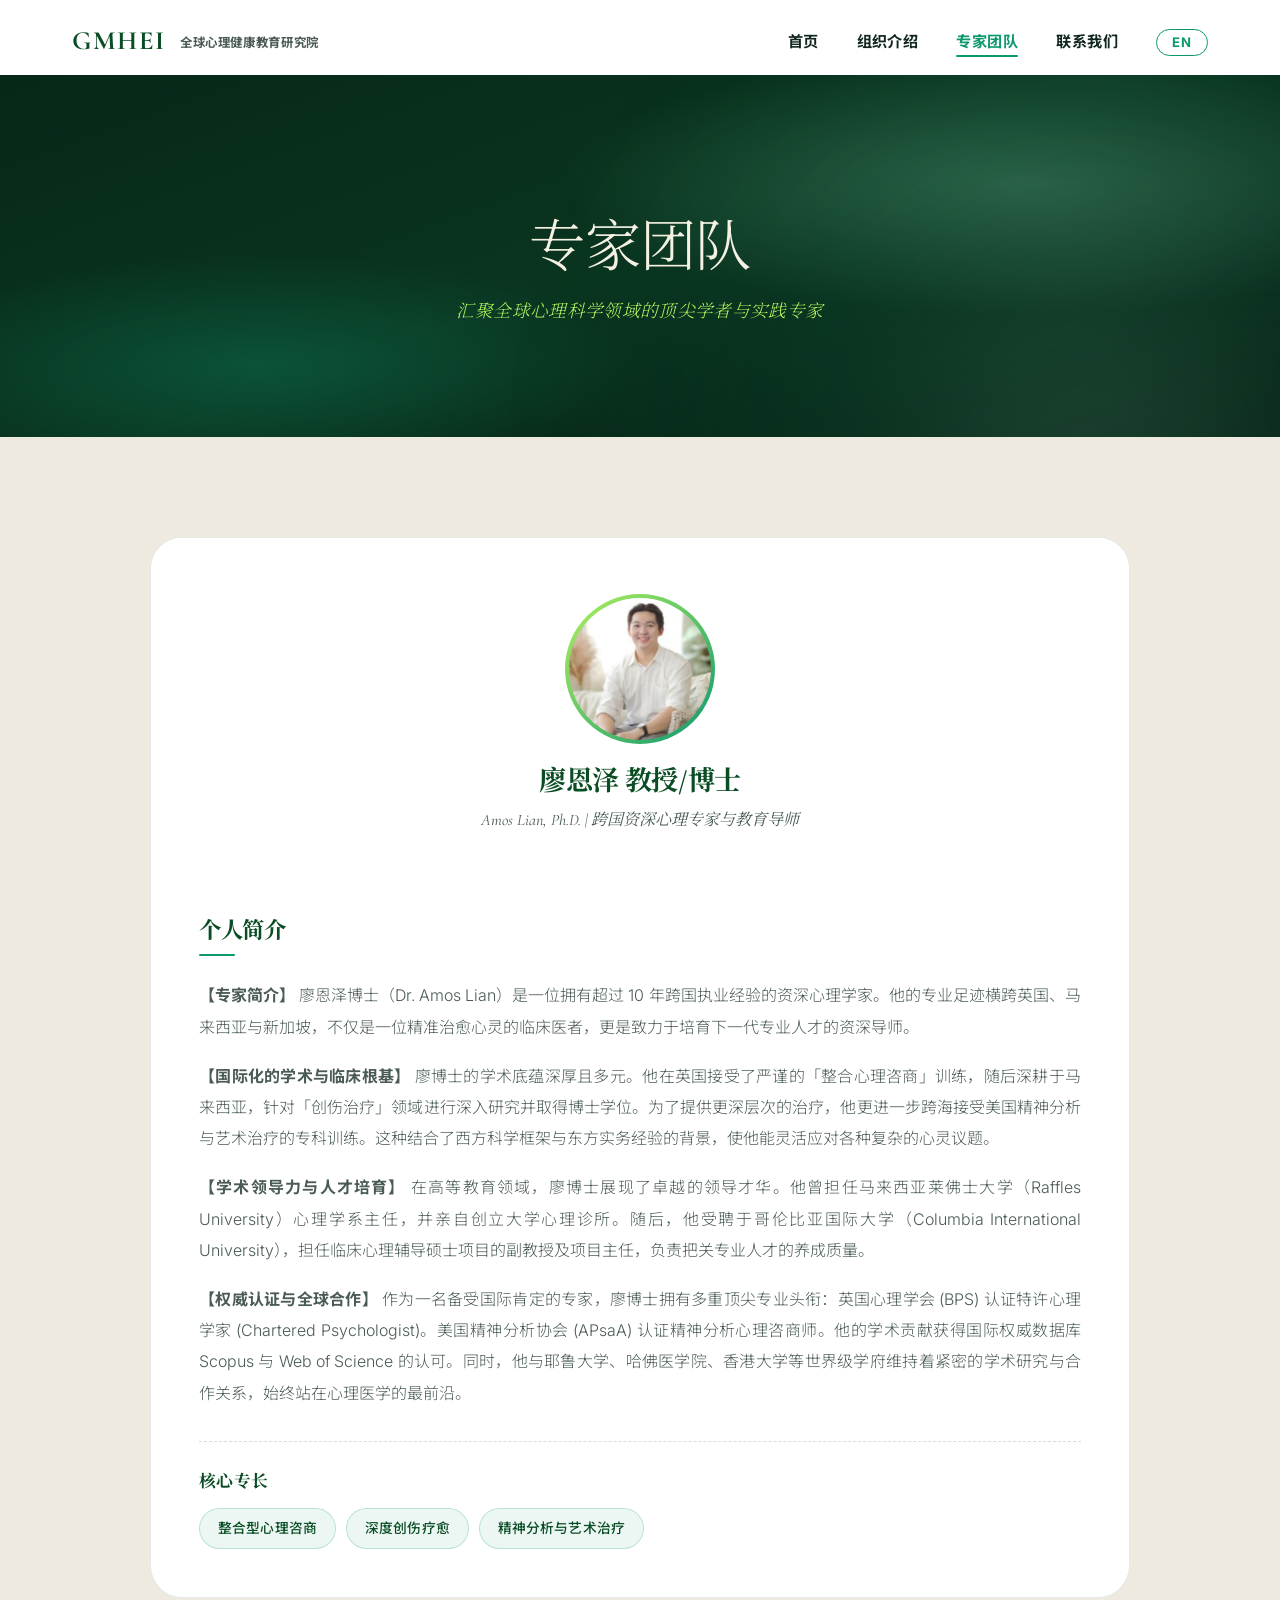
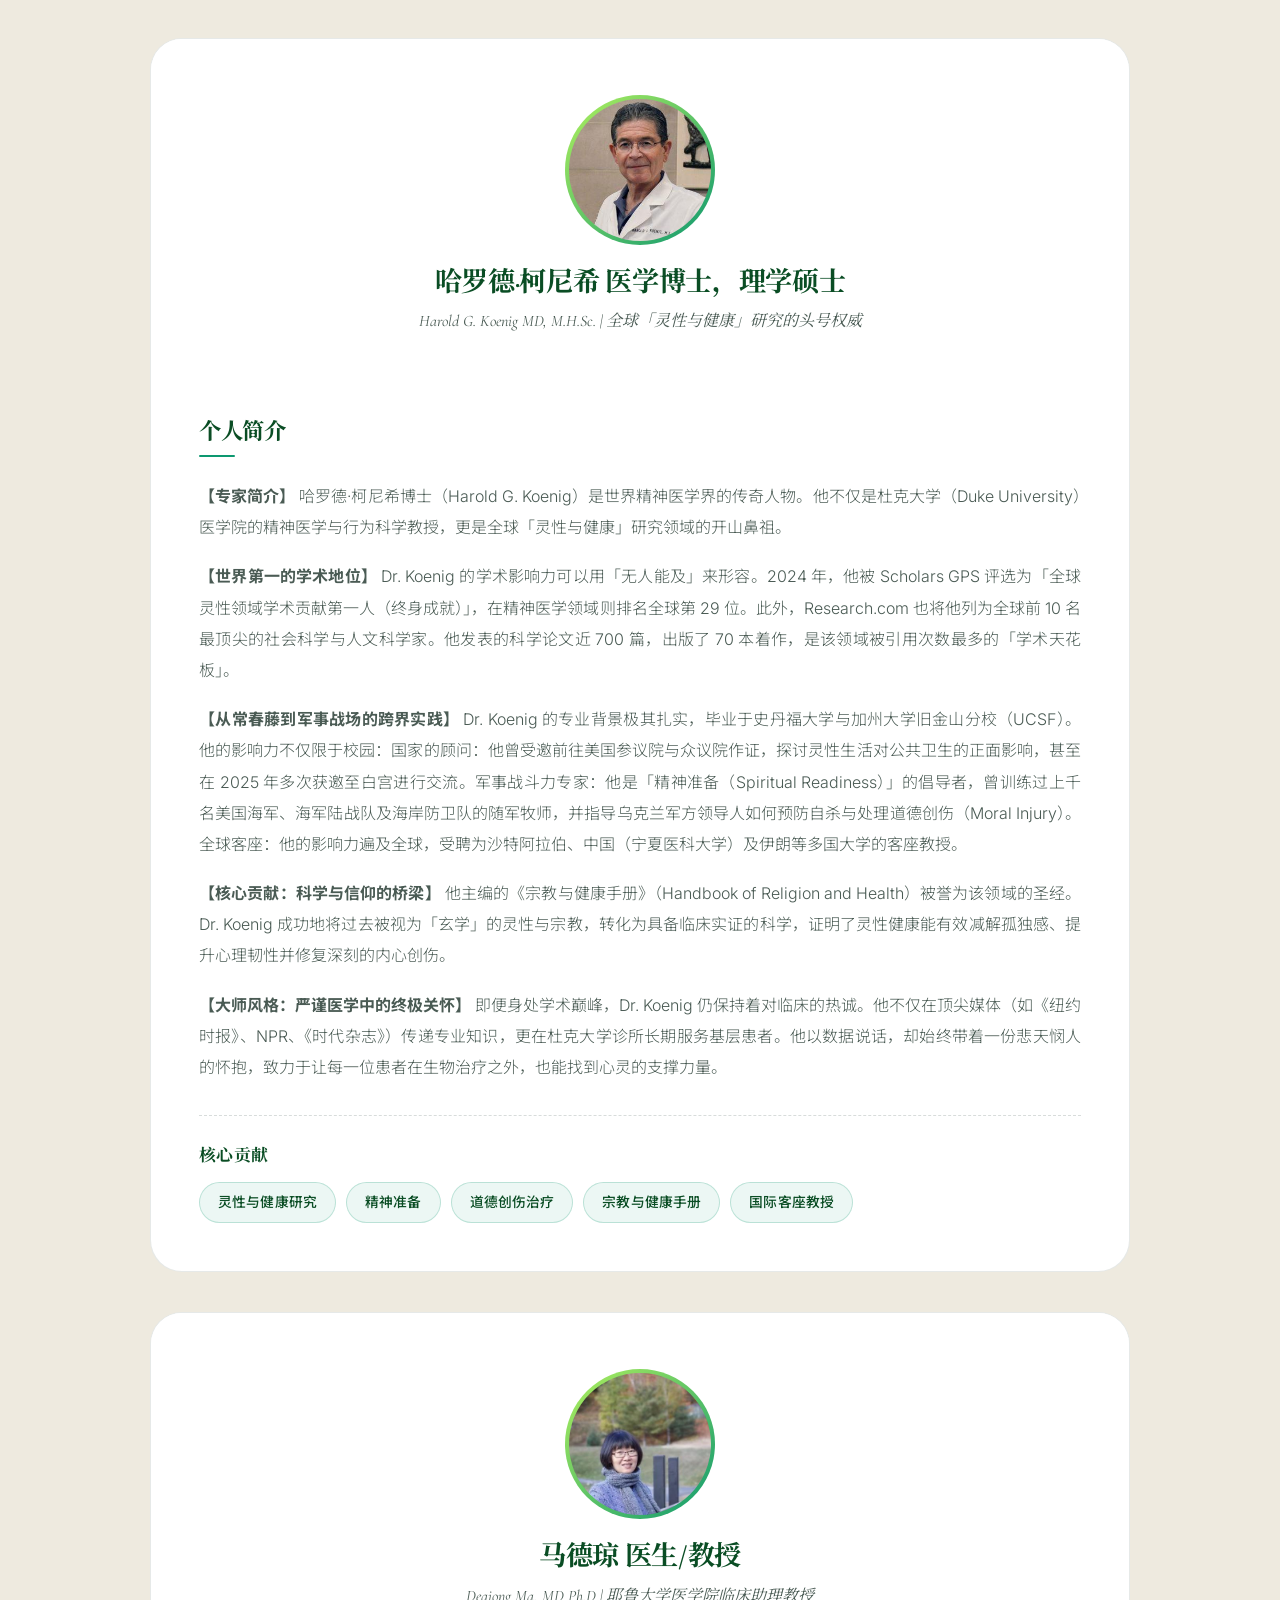
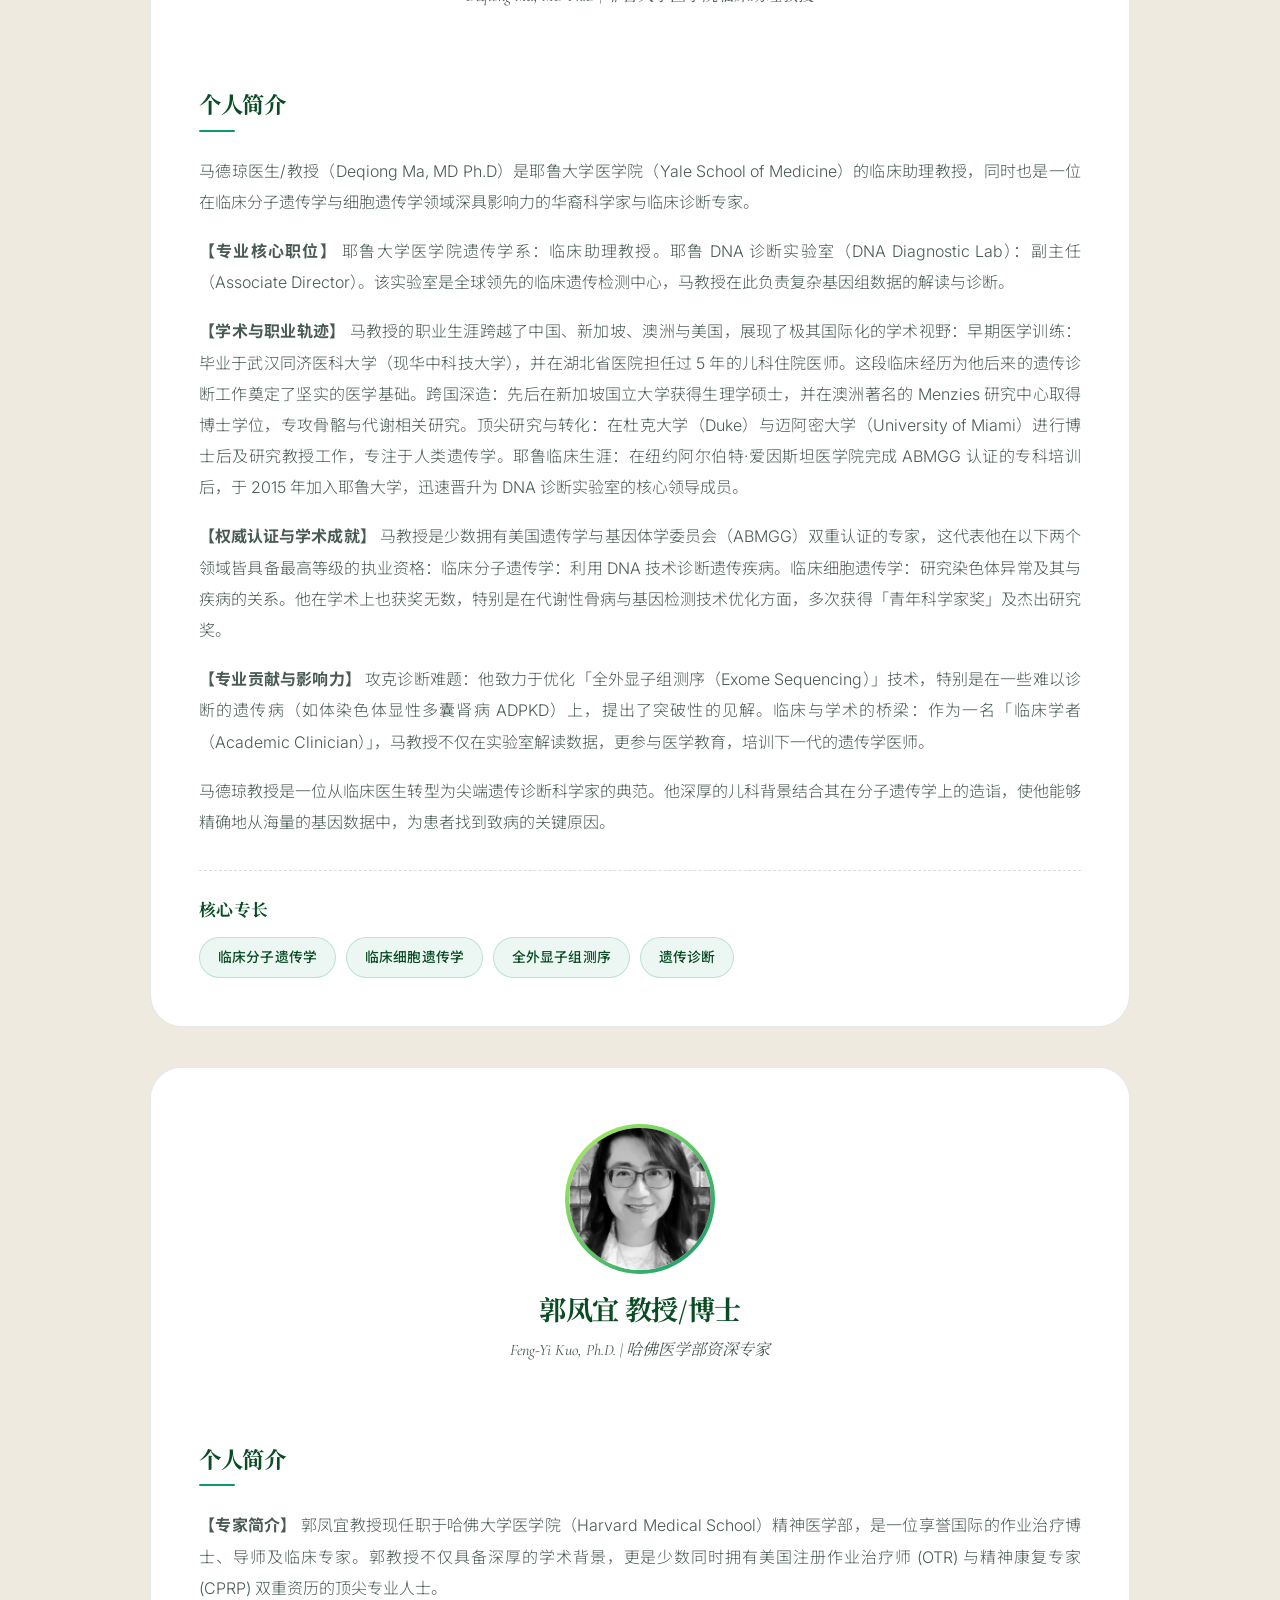
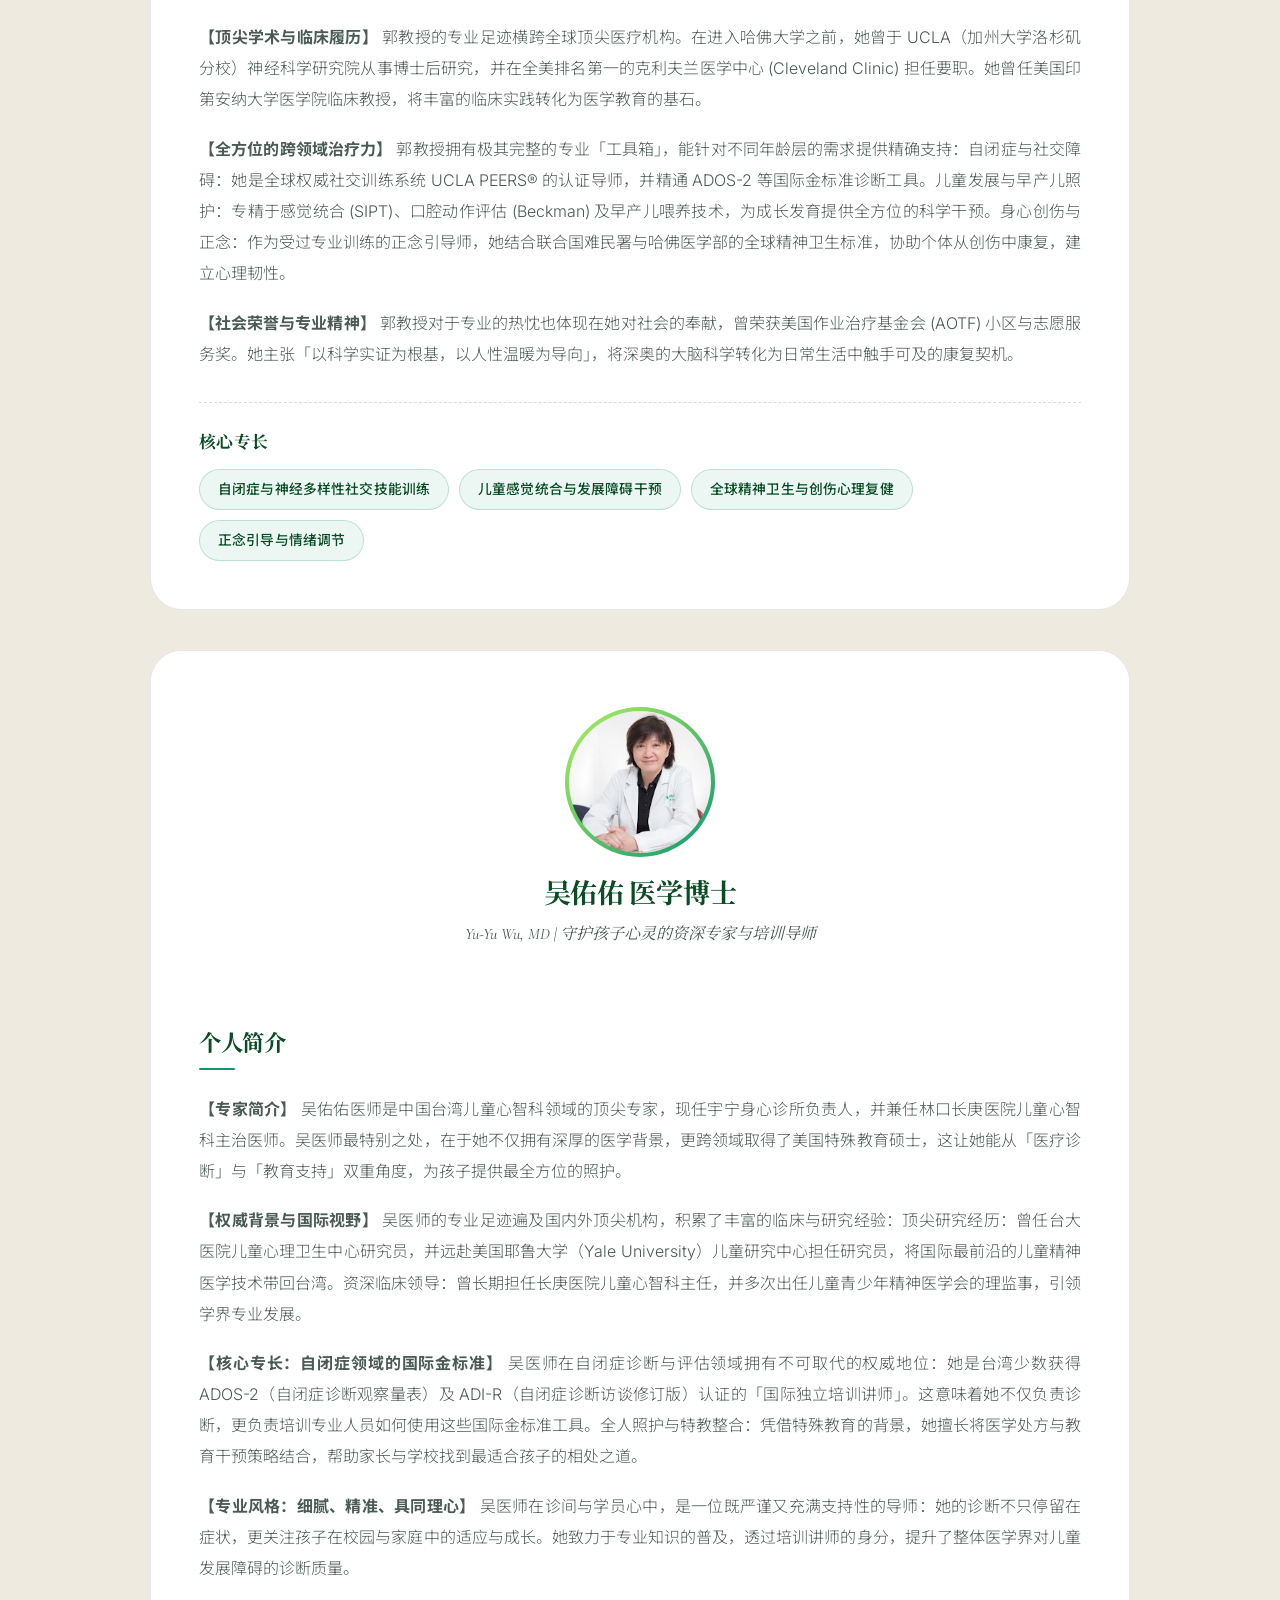
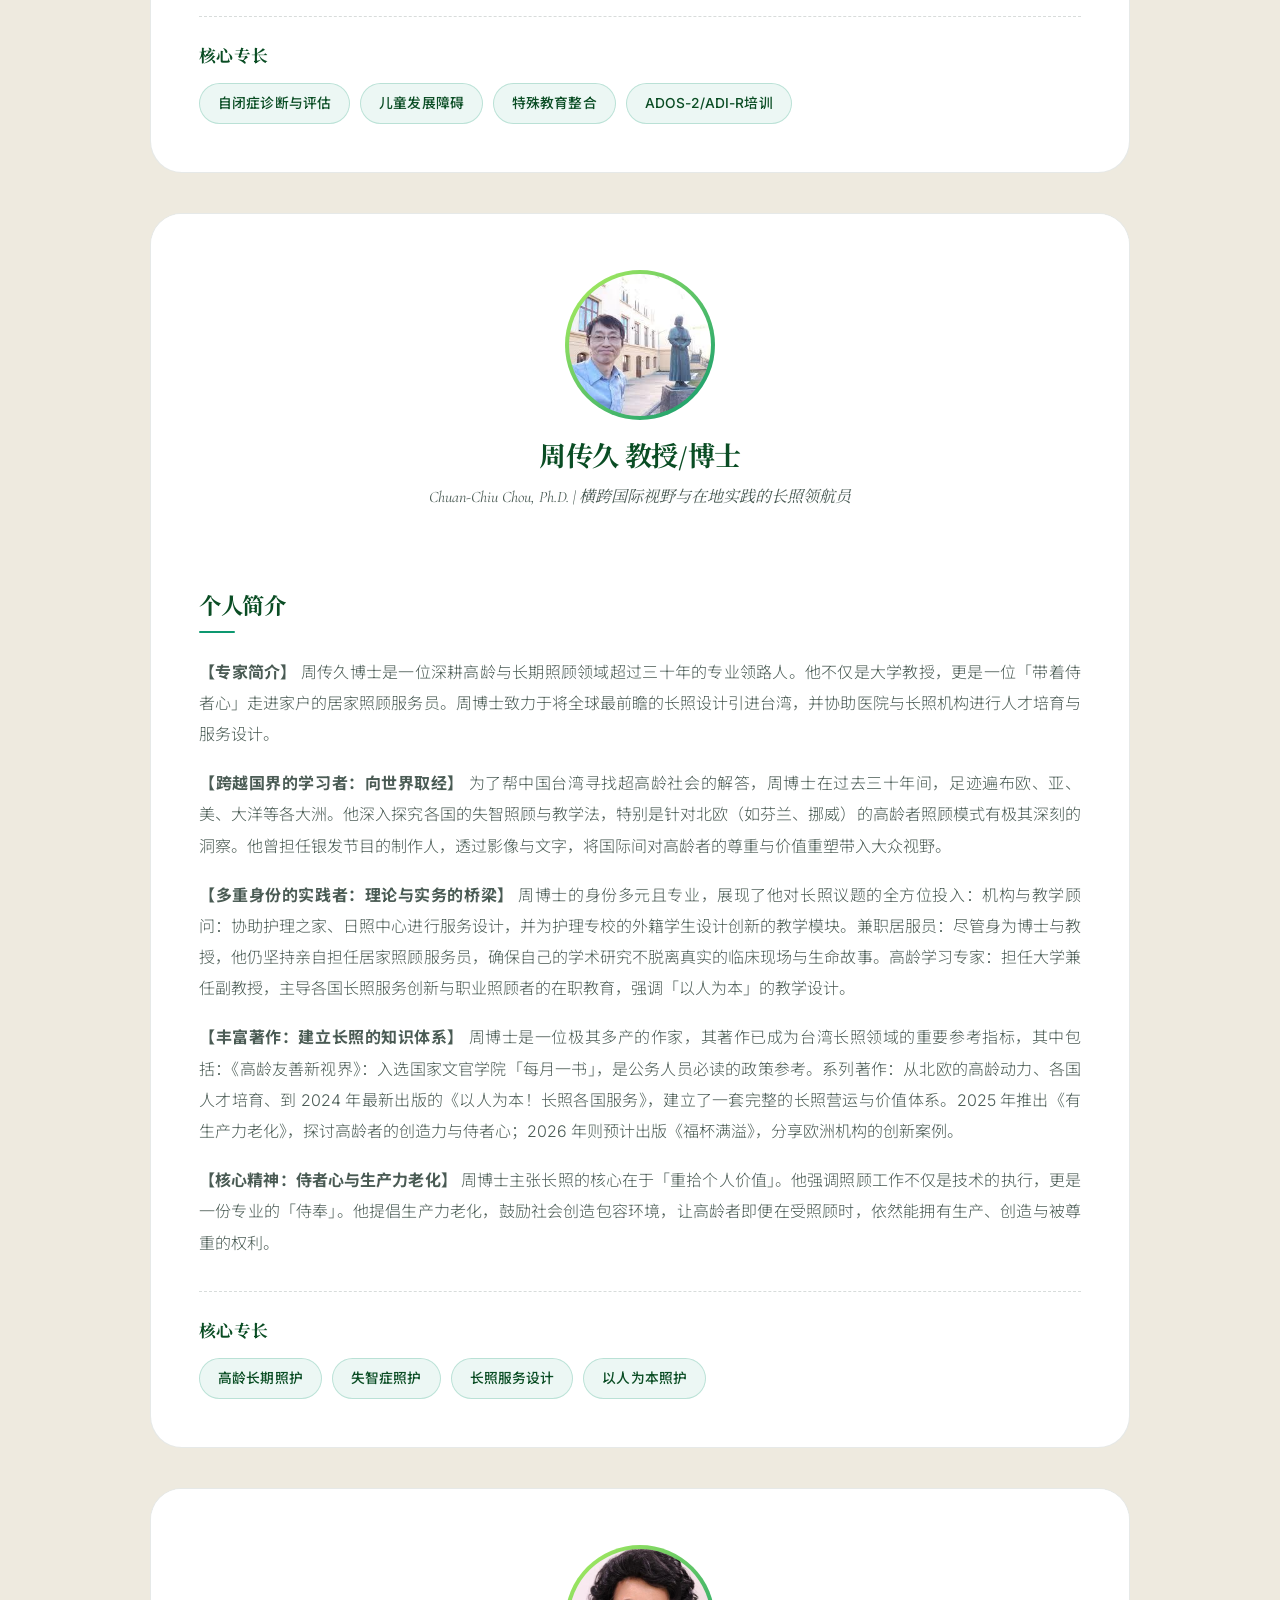
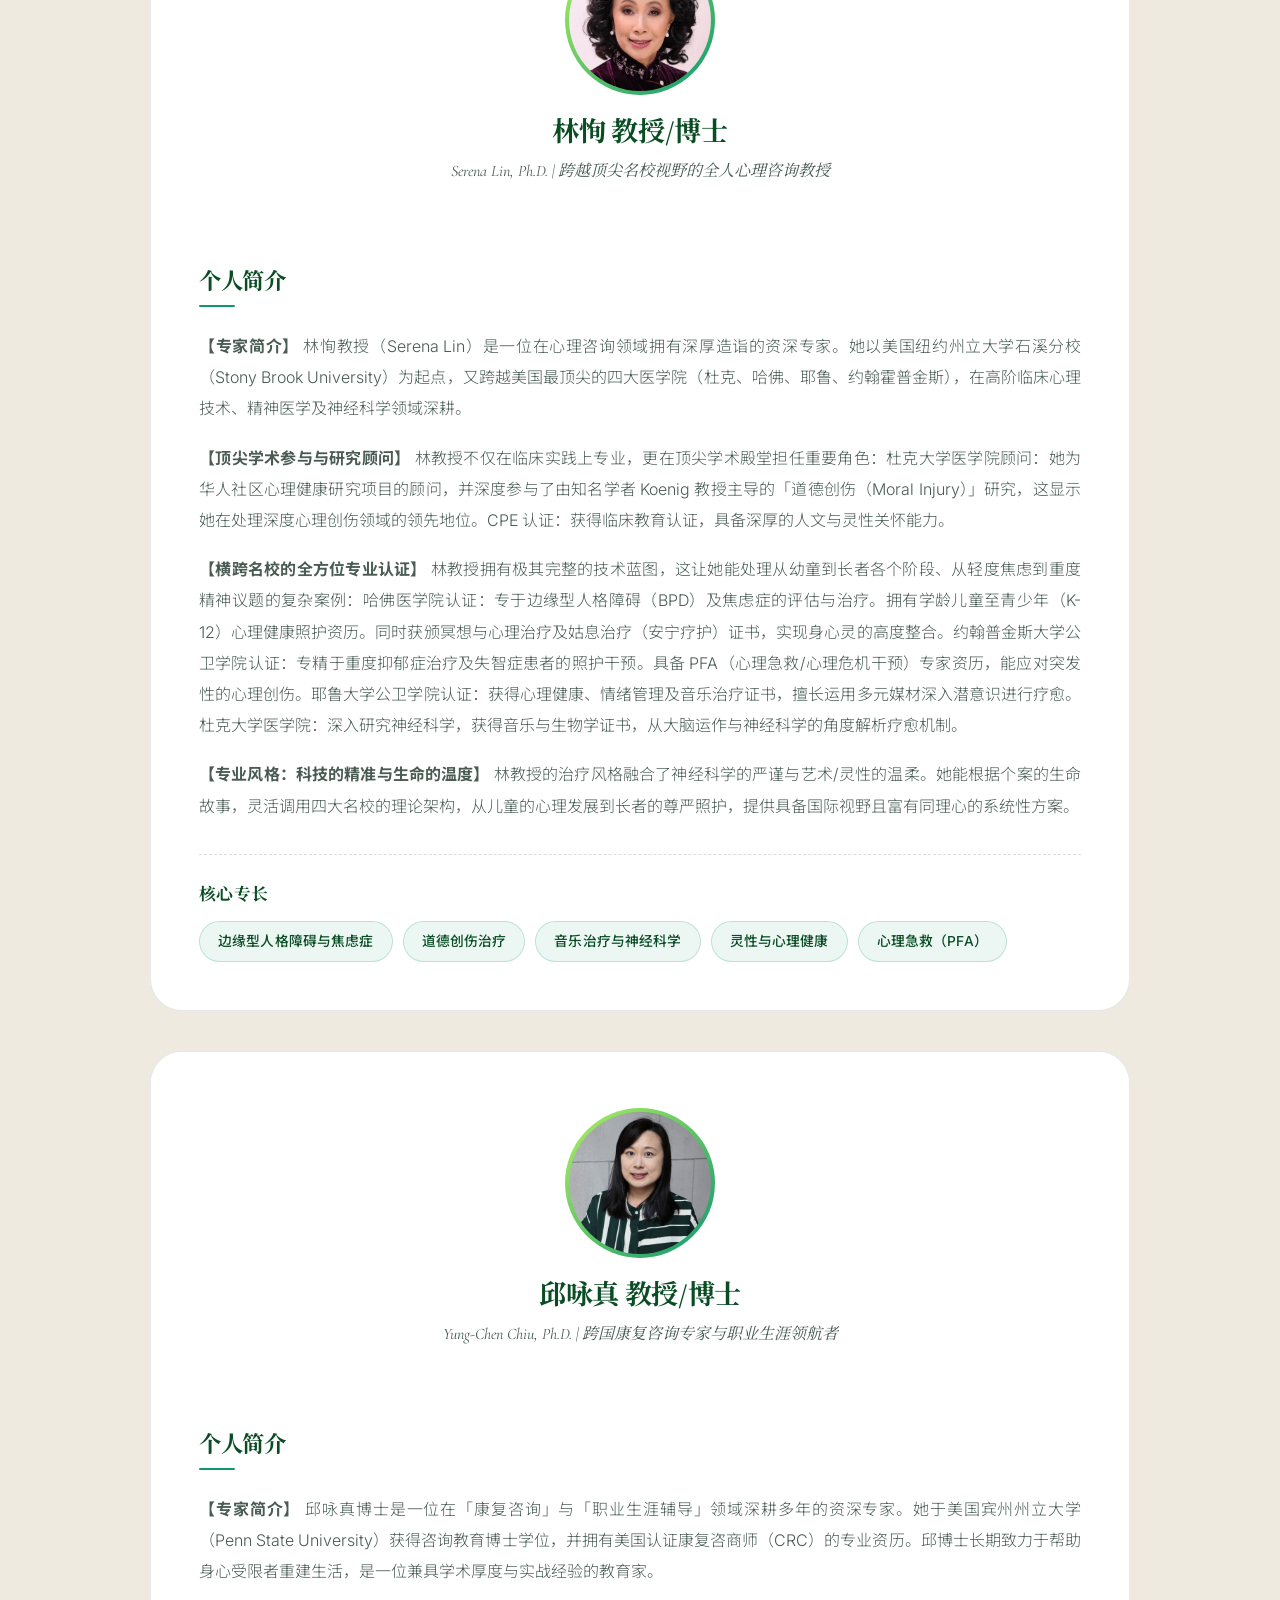
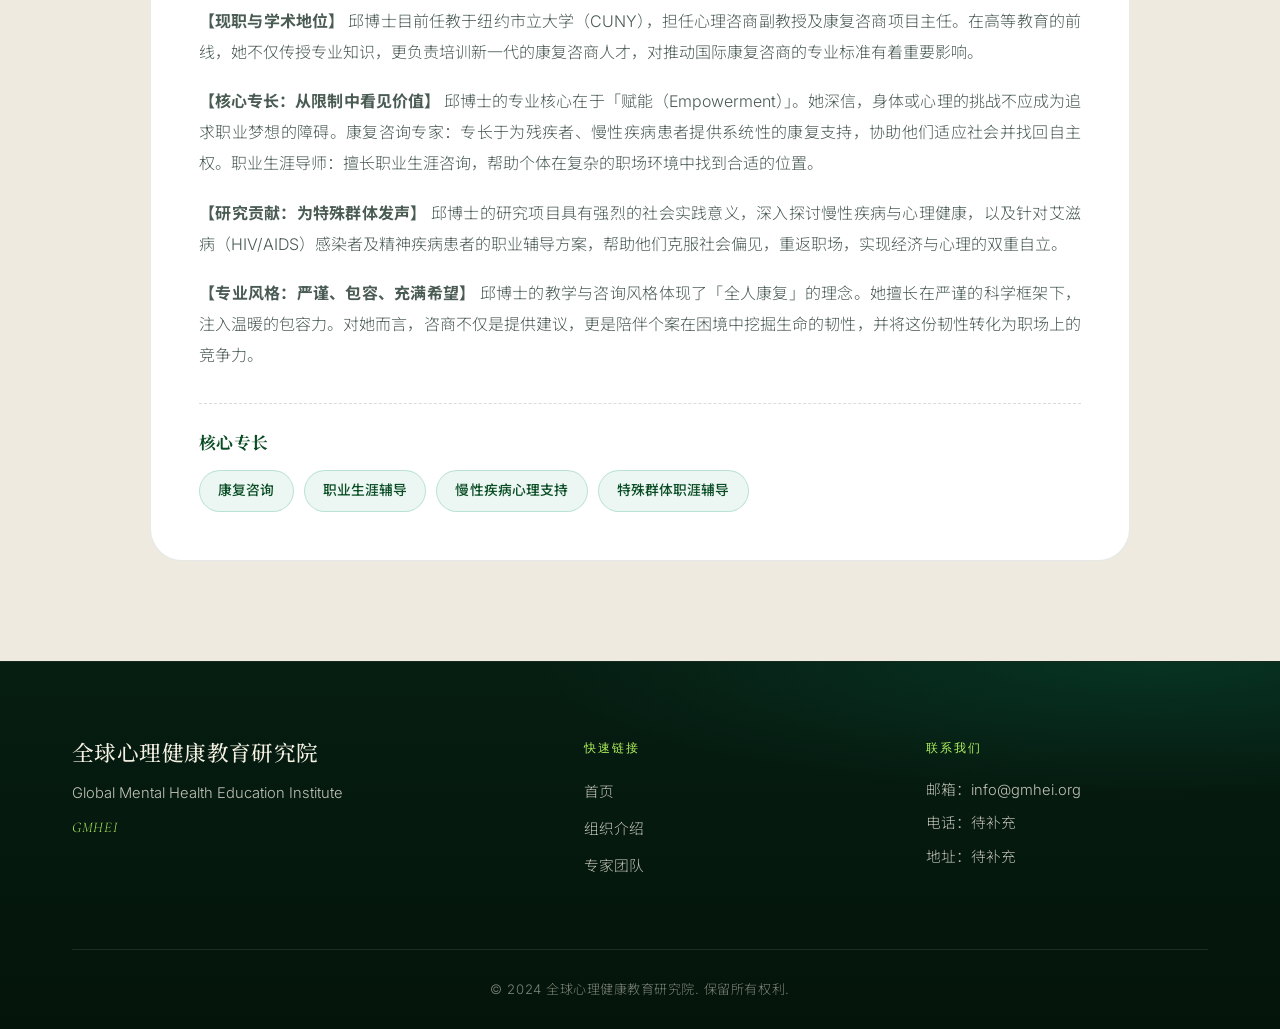
<file: experts.html>
<!DOCTYPE html>
<html lang="zh-CN">
<head>
    <meta charset="UTF-8">
    <meta name="viewport" content="width=device-width, initial-scale=1.0">
    <title>专家团队 | 全球心理健康教育研究院</title>
    <link rel="stylesheet" href="styles.css">
</head>
<body>
    <!-- 导航栏 -->
    <nav class="navbar">
        <div class="container">
            <div class="nav-brand">
                <h1>GMHEI</h1>
                <span class="brand-subtitle">全球心理健康教育研究院</span>
            </div>
            <ul class="nav-menu">
                <li><a href="index.html">首页</a></li>
                <li><a href="about.html">组织介绍</a></li>
                <li><a href="experts.html" class="active">专家团队</a></li>
                <li><a href="index.html#contact">联系我们</a></li>
                <li><a href="experts-en.html" class="lang-switch" aria-label="Switch to English">EN</a></li>
            </ul>
            <div class="nav-toggle">
                <span></span><span></span><span></span>
            </div>
        </div>
    </nav>

    <!-- 页面标题 -->
    <section class="experts-hero">
        <div class="container">
            <h1>专家团队</h1>
            <p>汇聚全球心理科学领域的顶尖学者与实践专家</p>
        </div>
    </section>

    <!-- 专家列表 -->
    <section class="experts-section">
        <div class="container">
            <div class="experts-list">
                <!-- 1 廖恩泽 -->
                <div class="expert-detail-card">
                    <div class="expert-header">
                        <div class="expert-avatar">
                            <img src="images/1.jpg" alt="廖恩泽博士" width="150" height="150" loading="lazy" decoding="async">
                        </div>
                        <h3>廖恩泽 教授/博士</h3>
                        <p class="expert-title">Amos Lian, Ph.D. | 跨国资深心理专家与教育导师</p>
                    </div>
                    <div class="expert-body">
                        <h4>个人简介</h4>
                        <p><strong>【专家简介】</strong> 廖恩泽博士（Dr. Amos Lian）是一位拥有超过 10 年跨国执业经验的资深心理学家。他的专业足迹横跨英国、马来西亚与新加坡，不仅是一位精准治愈心灵的临床医者，更是致力于培育下一代专业人才的资深导师。</p>
                        <p><strong>【国际化的学术与临床根基】</strong> 廖博士的学术底蕴深厚且多元。他在英国接受了严谨的「整合心理咨商」训练，随后深耕于马来西亚，针对「创伤治疗」领域进行深入研究并取得博士学位。为了提供更深层次的治疗，他更进一步跨海接受美国精神分析与艺术治疗的专科训练。这种结合了西方科学框架与东方实务经验的背景，使他能灵活应对各种复杂的心灵议题。</p>
                        <p><strong>【学术领导力与人才培育】</strong> 在高等教育领域，廖博士展现了卓越的领导才华。他曾担任马来西亚莱佛士大学（Raffles University）心理学系主任，并亲自创立大学心理诊所。随后，他受聘于哥伦比亚国际大学（Columbia International University），担任临床心理辅导硕士项目的副教授及项目主任，负责把关专业人才的养成质量。</p>
                        <p><strong>【权威认证与全球合作】</strong> 作为一名备受国际肯定的专家，廖博士拥有多重顶尖专业头衔：英国心理学会 (BPS) 认证特许心理学家 (Chartered Psychologist)。美国精神分析协会 (APsaA) 认证精神分析心理咨商师。他的学术贡献获得国际权威数据库 Scopus 与 Web of Science 的认可。同时，他与耶鲁大学、哈佛医学院、香港大学等世界级学府维持着紧密的学术研究与合作关系，始终站在心理医学的最前沿。</p>
                        <div class="expert-specialties">
                            <h5>核心专长</h5>
                            <div class="specialty-tags">
                                <span class="specialty-tag">整合型心理咨商</span>
                                <span class="specialty-tag">深度创伤疗愈</span>
                                <span class="specialty-tag">精神分析与艺术治疗</span>
                            </div>
                        </div>
                    </div>
                </div>

                <!-- 2 哈罗德·柯尼希 -->
                <div class="expert-detail-card">
                    <div class="expert-header">
                        <div class="expert-avatar">
                            <img src="images/2.jpg" alt="哈罗德·柯尼希医学博士" width="150" height="150" loading="lazy" decoding="async">
                        </div>
                        <h3>哈罗德·柯尼希 医学博士，理学硕士</h3>
                        <p class="expert-title">Harold G. Koenig MD, M.H.Sc. | 全球「灵性与健康」研究的头号权威</p>
                    </div>
                    <div class="expert-body">
                        <h4>个人简介</h4>
                        <p><strong>【专家简介】</strong> 哈罗德·柯尼希博士（Harold G. Koenig）是世界精神医学界的传奇人物。他不仅是杜克大学（Duke University）医学院的精神医学与行为科学教授，更是全球「灵性与健康」研究领域的开山鼻祖。</p>
                        <p><strong>【世界第一的学术地位】</strong> Dr. Koenig 的学术影响力可以用「无人能及」来形容。2024 年，他被 Scholars GPS 评选为「全球灵性领域学术贡献第一人（终身成就）」，在精神医学领域则排名全球第 29 位。此外，Research.com 也将他列为全球前 10 名最顶尖的社会科学与人文科学家。他发表的科学论文近 700 篇，出版了 70 本着作，是该领域被引用次数最多的「学术天花板」。</p>
                        <p><strong>【从常春藤到军事战场的跨界实践】</strong> Dr. Koenig 的专业背景极其扎实，毕业于史丹福大学与加州大学旧金山分校（UCSF）。他的影响力不仅限于校园：国家的顾问：他曾受邀前往美国参议院与众议院作证，探讨灵性生活对公共卫生的正面影响，甚至在 2025 年多次获邀至白宫进行交流。军事战斗力专家：他是「精神准备（Spiritual Readiness）」的倡导者，曾训练过上千名美国海军、海军陆战队及海岸防卫队的随军牧师，并指导乌克兰军方领导人如何预防自杀与处理道德创伤（Moral Injury）。全球客座：他的影响力遍及全球，受聘为沙特阿拉伯、中国（宁夏医科大学）及伊朗等多国大学的客座教授。</p>
                        <p><strong>【核心贡献：科学与信仰的桥梁】</strong> 他主编的《宗教与健康手册》（Handbook of Religion and Health）被誉为该领域的圣经。Dr. Koenig 成功地将过去被视为「玄学」的灵性与宗教，转化为具备临床实证的科学，证明了灵性健康能有效减解孤独感、提升心理韧性并修复深刻的内心创伤。</p>
                        <p><strong>【大师风格：严谨医学中的终极关怀】</strong> 即便身处学术巅峰，Dr. Koenig 仍保持着对临床的热诚。他不仅在顶尖媒体（如《纽约时报》、NPR、《时代杂志》）传递专业知识，更在杜克大学诊所长期服务基层患者。他以数据说话，却始终带着一份悲天悯人的怀抱，致力于让每一位患者在生物治疗之外，也能找到心灵的支撑力量。</p>
                        <div class="expert-specialties">
                            <h5>核心贡献</h5>
                            <div class="specialty-tags">
                                <span class="specialty-tag">灵性与健康研究</span>
                                <span class="specialty-tag">精神准备</span>
                                <span class="specialty-tag">道德创伤治疗</span>
                                <span class="specialty-tag">宗教与健康手册</span>
                                <span class="specialty-tag">国际客座教授</span>
                            </div>
                        </div>
                    </div>
                </div>

                <!-- 3 马德琼 -->
                <div class="expert-detail-card">
                    <div class="expert-header">
                        <div class="expert-avatar">
                            <img src="images/3.jpg" alt="马德琼教授" width="150" height="150" loading="lazy" decoding="async">
                        </div>
                        <h3>马德琼 医生/教授</h3>
                        <p class="expert-title">Deqiong Ma, MD Ph.D | 耶鲁大学医学院临床助理教授</p>
                    </div>
                    <div class="expert-body">
                        <h4>个人简介</h4>
                        <p>马德琼医生/教授（Deqiong Ma, MD Ph.D）是耶鲁大学医学院（Yale School of Medicine）的临床助理教授，同时也是一位在临床分子遗传学与细胞遗传学领域深具影响力的华裔科学家与临床诊断专家。</p>
                        <p><strong>【专业核心职位】</strong> 耶鲁大学医学院遗传学系：临床助理教授。耶鲁 DNA 诊断实验室（DNA Diagnostic Lab）：副主任（Associate Director）。该实验室是全球领先的临床遗传检测中心，马教授在此负责复杂基因组数据的解读与诊断。</p>
                        <p><strong>【学术与职业轨迹】</strong> 马教授的职业生涯跨越了中国、新加坡、澳洲与美国，展现了极其国际化的学术视野：早期医学训练：毕业于武汉同济医科大学（现华中科技大学），并在湖北省医院担任过 5 年的儿科住院医师。这段临床经历为他后来的遗传诊断工作奠定了坚实的医学基础。跨国深造：先后在新加坡国立大学获得生理学硕士，并在澳洲著名的 Menzies 研究中心取得博士学位，专攻骨骼与代谢相关研究。顶尖研究与转化：在杜克大学（Duke）与迈阿密大学（University of Miami）进行博士后及研究教授工作，专注于人类遗传学。耶鲁临床生涯：在纽约阿尔伯特·爱因斯坦医学院完成 ABMGG 认证的专科培训后，于 2015 年加入耶鲁大学，迅速晋升为 DNA 诊断实验室的核心领导成员。</p>
                        <p><strong>【权威认证与学术成就】</strong> 马教授是少数拥有美国遗传学与基因体学委员会（ABMGG）双重认证的专家，这代表他在以下两个领域皆具备最高等级的执业资格：临床分子遗传学：利用 DNA 技术诊断遗传疾病。临床细胞遗传学：研究染色体异常及其与疾病的关系。他在学术上也获奖无数，特别是在代谢性骨病与基因检测技术优化方面，多次获得「青年科学家奖」及杰出研究奖。</p>
                        <p><strong>【专业贡献与影响力】</strong> 攻克诊断难题：他致力于优化「全外显子组测序（Exome Sequencing）」技术，特别是在一些难以诊断的遗传病（如体染色体显性多囊肾病 ADPKD）上，提出了突破性的见解。临床与学术的桥梁：作为一名「临床学者（Academic Clinician）」，马教授不仅在实验室解读数据，更参与医学教育，培训下一代的遗传学医师。</p>
                        <p>马德琼教授是一位从临床医生转型为尖端遗传诊断科学家的典范。他深厚的儿科背景结合其在分子遗传学上的造诣，使他能够精确地从海量的基因数据中，为患者找到致病的关键原因。</p>
                        <div class="expert-specialties">
                            <h5>核心专长</h5>
                            <div class="specialty-tags">
                                <span class="specialty-tag">临床分子遗传学</span>
                                <span class="specialty-tag">临床细胞遗传学</span>
                                <span class="specialty-tag">全外显子组测序</span>
                                <span class="specialty-tag">遗传诊断</span>
                            </div>
                        </div>
                    </div>
                </div>

                <!-- 4 郭凤宜 -->
                <div class="expert-detail-card">
                    <div class="expert-header">
                        <div class="expert-avatar">
                            <img src="images/4.jpg" alt="郭凤宜教授" width="150" height="150" loading="lazy" decoding="async">
                        </div>
                        <h3>郭凤宜 教授/博士</h3>
                        <p class="expert-title">Feng-Yi Kuo, Ph.D. | 哈佛医学部资深专家</p>
                    </div>
                    <div class="expert-body">
                        <h4>个人简介</h4>
                        <p><strong>【专家简介】</strong> 郭凤宜教授现任职于哈佛大学医学院（Harvard Medical School）精神医学部，是一位享誉国际的作业治疗博士、导师及临床专家。郭教授不仅具备深厚的学术背景，更是少数同时拥有美国注册作业治疗师 (OTR) 与精神康复专家 (CPRP) 双重资历的顶尖专业人士。</p>
                        <p><strong>【顶尖学术与临床履历】</strong> 郭教授的专业足迹横跨全球顶尖医疗机构。在进入哈佛大学之前，她曾于 UCLA（加州大学洛杉矶分校）神经科学研究院从事博士后研究，并在全美排名第一的克利夫兰医学中心 (Cleveland Clinic) 担任要职。她曾任美国印第安纳大学医学院临床教授，将丰富的临床实践转化为医学教育的基石。</p>
                        <p><strong>【全方位的跨领域治疗力】</strong> 郭教授拥有极其完整的专业「工具箱」，能针对不同年龄层的需求提供精确支持：自闭症与社交障碍：她是全球权威社交训练系统 UCLA PEERS® 的认证导师，并精通 ADOS-2 等国际金标准诊断工具。儿童发展与早产儿照护：专精于感觉统合 (SIPT)、口腔动作评估 (Beckman) 及早产儿喂养技术，为成长发育提供全方位的科学干预。身心创伤与正念：作为受过专业训练的正念引导师，她结合联合国难民署与哈佛医学部的全球精神卫生标准，协助个体从创伤中康复，建立心理韧性。</p>
                        <p><strong>【社会荣誉与专业精神】</strong> 郭教授对于专业的热忱也体现在她对社会的奉献，曾荣获美国作业治疗基金会 (AOTF) 小区与志愿服务奖。她主张「以科学实证为根基，以人性温暖为导向」，将深奥的大脑科学转化为日常生活中触手可及的康复契机。</p>
                        <div class="expert-specialties">
                            <h5>核心专长</h5>
                            <div class="specialty-tags">
                                <span class="specialty-tag">自闭症与神经多样性社交技能训练</span>
                                <span class="specialty-tag">儿童感觉统合与发展障碍干预</span>
                                <span class="specialty-tag">全球精神卫生与创伤心理复健</span>
                                <span class="specialty-tag">正念引导与情绪调节</span>
                            </div>
                        </div>
                    </div>
                </div>

                <!-- 5 吴佑佑 -->
                <div class="expert-detail-card">
                    <div class="expert-header">
                        <div class="expert-avatar">
                            <img src="images/5.jpg" alt="吴佑佑医师" width="150" height="150" loading="lazy" decoding="async">
                        </div>
                        <h3>吴佑佑 医学博士</h3>
                        <p class="expert-title">Yu-Yu Wu, MD | 守护孩子心灵的资深专家与培训导师</p>
                    </div>
                    <div class="expert-body">
                        <h4>个人简介</h4>
                        <p><strong>【专家简介】</strong> 吴佑佑医师是中国台湾儿童心智科领域的顶尖专家，现任宇宁身心诊所负责人，并兼任林口长庚医院儿童心智科主治医师。吴医师最特别之处，在于她不仅拥有深厚的医学背景，更跨领域取得了美国特殊教育硕士，这让她能从「医疗诊断」与「教育支持」双重角度，为孩子提供最全方位的照护。</p>
                        <p><strong>【权威背景与国际视野】</strong> 吴医师的专业足迹遍及国内外顶尖机构，积累了丰富的临床与研究经验：顶尖研究经历：曾任台大医院儿童心理卫生中心研究员，并远赴美国耶鲁大学（Yale University）儿童研究中心担任研究员，将国际最前沿的儿童精神医学技术带回台湾。资深临床领导：曾长期担任长庚医院儿童心智科主任，并多次出任儿童青少年精神医学会的理监事，引领学界专业发展。</p>
                        <p><strong>【核心专长：自闭症领域的国际金标准】</strong> 吴医师在自闭症诊断与评估领域拥有不可取代的权威地位：她是台湾少数获得 ADOS-2（自闭症诊断观察量表）及 ADI-R（自闭症诊断访谈修订版）认证的「国际独立培训讲师」。这意味着她不仅负责诊断，更负责培训专业人员如何使用这些国际金标准工具。全人照护与特教整合：凭借特殊教育的背景，她擅长将医学处方与教育干预策略结合，帮助家长与学校找到最适合孩子的相处之道。</p>
                        <p><strong>【专业风格：细腻、精准、具同理心】</strong> 吴医师在诊间与学员心中，是一位既严谨又充满支持性的导师：她的诊断不只停留在症状，更关注孩子在校园与家庭中的适应与成长。她致力于专业知识的普及，透过培训讲师的身分，提升了整体医学界对儿童发展障碍的诊断质量。</p>
                        <div class="expert-specialties">
                            <h5>核心专长</h5>
                            <div class="specialty-tags">
                                <span class="specialty-tag">自闭症诊断与评估</span>
                                <span class="specialty-tag">儿童发展障碍</span>
                                <span class="specialty-tag">特殊教育整合</span>
                                <span class="specialty-tag">ADOS-2/ADI-R培训</span>
                            </div>
                        </div>
                    </div>
                </div>

                <!-- 6 周传久 -->
                <div class="expert-detail-card">
                    <div class="expert-header">
                        <div class="expert-avatar">
                            <img src="images/6.jpg" alt="周传久博士" width="150" height="150" loading="lazy" decoding="async">
                        </div>
                        <h3>周传久 教授/博士</h3>
                        <p class="expert-title">Chuan-Chiu Chou, Ph.D. | 横跨国际视野与在地实践的长照领航员</p>
                    </div>
                    <div class="expert-body">
                        <h4>个人简介</h4>
                        <p><strong>【专家简介】</strong> 周传久博士是一位深耕高龄与长期照顾领域超过三十年的专业领路人。他不仅是大学教授，更是一位「带着侍者心」走进家户的居家照顾服务员。周博士致力于将全球最前瞻的长照设计引进台湾，并协助医院与长照机构进行人才培育与服务设计。</p>
                        <p><strong>【跨越国界的学习者：向世界取经】</strong> 为了帮中国台湾寻找超高龄社会的解答，周博士在过去三十年间，足迹遍布欧、亚、美、大洋等各大洲。他深入探究各国的失智照顾与教学法，特别是针对北欧（如芬兰、挪威）的高龄者照顾模式有极其深刻的洞察。他曾担任银发节目的制作人，透过影像与文字，将国际间对高龄者的尊重与价值重塑带入大众视野。</p>
                        <p><strong>【多重身份的实践者：理论与实务的桥梁】</strong> 周博士的身份多元且专业，展现了他对长照议题的全方位投入：机构与教学顾问：协助护理之家、日照中心进行服务设计，并为护理专校的外籍学生设计创新的教学模块。兼职居服员：尽管身为博士与教授，他仍坚持亲自担任居家照顾服务员，确保自己的学术研究不脱离真实的临床现场与生命故事。高龄学习专家：担任大学兼任副教授，主导各国长照服务创新与职业照顾者的在职教育，强调「以人为本」的教学设计。</p>
                        <p><strong>【丰富著作：建立长照的知识体系】</strong> 周博士是一位极其多产的作家，其著作已成为台湾长照领域的重要参考指标，其中包括：《高龄友善新视界》：入选国家文官学院「每月一书」，是公务人员必读的政策参考。系列著作：从北欧的高龄动力、各国人才培育、到 2024 年最新出版的《以人为本！长照各国服务》，建立了一套完整的长照营运与价值体系。2025 年推出《有生产力老化》，探讨高龄者的创造力与侍者心；2026 年则预计出版《福杯满溢》，分享欧洲机构的创新案例。</p>
                        <p><strong>【核心精神：侍者心与生产力老化】</strong> 周博士主张长照的核心在于「重拾个人价值」。他强调照顾工作不仅是技术的执行，更是一份专业的「侍奉」。他提倡生产力老化，鼓励社会创造包容环境，让高龄者即便在受照顾时，依然能拥有生产、创造与被尊重的权利。</p>
                        <div class="expert-specialties">
                            <h5>核心专长</h5>
                            <div class="specialty-tags">
                                <span class="specialty-tag">高龄长期照护</span>
                                <span class="specialty-tag">失智症照护</span>
                                <span class="specialty-tag">长照服务设计</span>
                                <span class="specialty-tag">以人为本照护</span>
                            </div>
                        </div>
                    </div>
                </div>

                <!-- 7 林恂 -->
                <div class="expert-detail-card">
                    <div class="expert-header">
                        <div class="expert-avatar">
                            <img src="images/7.jpg" alt="林恂教授" width="150" height="150" loading="lazy" decoding="async">
                        </div>
                        <h3>林恂 教授/博士</h3>
                        <p class="expert-title">Serena Lin, Ph.D. | 跨越顶尖名校视野的全人心理咨询教授</p>
                    </div>
                    <div class="expert-body">
                        <h4>个人简介</h4>
                        <p><strong>【专家简介】</strong> 林恂教授（Serena Lin）是一位在心理咨询领域拥有深厚造诣的资深专家。她以美国纽约州立大学石溪分校（Stony Brook University）为起点，又跨越美国最顶尖的四大医学院（杜克、哈佛、耶鲁、约翰霍普金斯），在高阶临床心理技术、精神医学及神经科学领域深耕。</p>
                        <p><strong>【顶尖学术参与与研究顾问】</strong> 林教授不仅在临床实践上专业，更在顶尖学术殿堂担任重要角色：杜克大学医学院顾问：她为华人社区心理健康研究项目的顾问，并深度参与了由知名学者 Koenig 教授主导的「道德创伤（Moral Injury）」研究，这显示她在处理深度心理创伤领域的领先地位。CPE 认证：获得临床教育认证，具备深厚的人文与灵性关怀能力。</p>
                        <p><strong>【横跨名校的全方位专业认证】</strong> 林教授拥有极其完整的技术蓝图，这让她能处理从幼童到长者各个阶段、从轻度焦虑到重度精神议题的复杂案例：哈佛医学院认证：专于边缘型人格障碍（BPD）及焦虑症的评估与治疗。拥有学龄儿童至青少年（K-12）心理健康照护资历。同时获颁冥想与心理治疗及姑息治疗（安宁疗护）证书，实现身心灵的高度整合。约翰普金斯大学公卫学院认证：专精于重度抑郁症治疗及失智症患者的照护干预。具备 PFA（心理急救/心理危机干预）专家资历，能应对突发性的心理创伤。耶鲁大学公卫学院认证：获得心理健康、情绪管理及音乐治疗证书，擅长运用多元媒材深入潜意识进行疗愈。杜克大学医学院：深入研究神经科学，获得音乐与生物学证书，从大脑运作与神经科学的角度解析疗愈机制。</p>
                        <p><strong>【专业风格：科技的精准与生命的温度】</strong> 林教授的治疗风格融合了神经科学的严谨与艺术/灵性的温柔。她能根据个案的生命故事，灵活调用四大名校的理论架构，从儿童的心理发展到长者的尊严照护，提供具备国际视野且富有同理心的系统性方案。</p>
                        <div class="expert-specialties">
                            <h5>核心专长</h5>
                            <div class="specialty-tags">
                                <span class="specialty-tag">边缘型人格障碍与焦虑症</span>
                                <span class="specialty-tag">道德创伤治疗</span>
                                <span class="specialty-tag">音乐治疗与神经科学</span>
                                <span class="specialty-tag">灵性与心理健康</span>
                                <span class="specialty-tag">心理急救（PFA）</span>
                            </div>
                        </div>
                    </div>
                </div>

                <!-- 8 邱咏真 -->
                <div class="expert-detail-card">
                    <div class="expert-header">
                        <div class="expert-avatar">
                            <img src="images/8.jpg" alt="邱咏真博士" width="150" height="150" loading="lazy" decoding="async">
                        </div>
                        <h3>邱咏真 教授/博士</h3>
                        <p class="expert-title">Yung-Chen Chiu, Ph.D. | 跨国康复咨询专家与职业生涯领航者</p>
                    </div>
                    <div class="expert-body">
                        <h4>个人简介</h4>
                        <p><strong>【专家简介】</strong> 邱咏真博士是一位在「康复咨询」与「职业生涯辅导」领域深耕多年的资深专家。她于美国宾州州立大学（Penn State University）获得咨询教育博士学位，并拥有美国认证康复咨商师（CRC）的专业资历。邱博士长期致力于帮助身心受限者重建生活，是一位兼具学术厚度与实战经验的教育家。</p>
                        <p><strong>【现职与学术地位】</strong> 邱博士目前任教于纽约市立大学（CUNY），担任心理咨商副教授及康复咨商项目主任。在高等教育的前线，她不仅传授专业知识，更负责培训新一代的康复咨商人才，对推动国际康复咨商的专业标准有着重要影响。</p>
                        <p><strong>【核心专长：从限制中看见价值】</strong> 邱博士的专业核心在于「赋能（Empowerment）」。她深信，身体或心理的挑战不应成为追求职业梦想的障碍。康复咨询专家：专长于为残疾者、慢性疾病患者提供系统性的康复支持，协助他们适应社会并找回自主权。职业生涯导师：擅长职业生涯咨询，帮助个体在复杂的职场环境中找到合适的位置。</p>
                        <p><strong>【研究贡献：为特殊群体发声】</strong> 邱博士的研究项目具有强烈的社会实践意义，深入探讨慢性疾病与心理健康，以及针对艾滋病（HIV/AIDS）感染者及精神疾病患者的职业辅导方案，帮助他们克服社会偏见，重返职场，实现经济与心理的双重自立。</p>
                        <p><strong>【专业风格：严谨、包容、充满希望】</strong> 邱博士的教学与咨询风格体现了「全人康复」的理念。她擅长在严谨的科学框架下，注入温暖的包容力。对她而言，咨商不仅是提供建议，更是陪伴个案在困境中挖掘生命的韧性，并将这份韧性转化为职场上的竞争力。</p>
                        <div class="expert-specialties">
                            <h5>核心专长</h5>
                            <div class="specialty-tags">
                                <span class="specialty-tag">康复咨询</span>
                                <span class="specialty-tag">职业生涯辅导</span>
                                <span class="specialty-tag">慢性疾病心理支持</span>
                                <span class="specialty-tag">特殊群体职涯辅导</span>
                            </div>
                        </div>
                    </div>
                </div>
            </div>
        </div>
    </section>

    <!-- 页脚 -->
    <footer class="footer" id="contact">
        <div class="container">
            <div class="footer-content">
                <div class="footer-section">
                    <h3>全球心理健康教育研究院</h3>
                    <p>Global Mental Health Education Institute</p>
                    <p class="footer-subtitle">GMHEI</p>
                </div>
                <div class="footer-section">
                    <h4>快速链接</h4>
                    <ul>
                        <li><a href="index.html">首页</a></li>
                        <li><a href="about.html">组织介绍</a></li>
                        <li><a href="experts.html">专家团队</a></li>
                    </ul>
                </div>
                <div class="footer-section">
                    <h4>联系我们</h4>
                    <p>邮箱：info@gmhei.org</p>
                    <p>电话：待补充</p>
                    <p>地址：待补充</p>
                </div>
            </div>
            <div class="footer-bottom">
                <p>&copy; 2024 全球心理健康教育研究院. 保留所有权利.</p>
            </div>
        </div>
    </footer>

    <script src="script.js"></script>
</body>
</html>
</file>
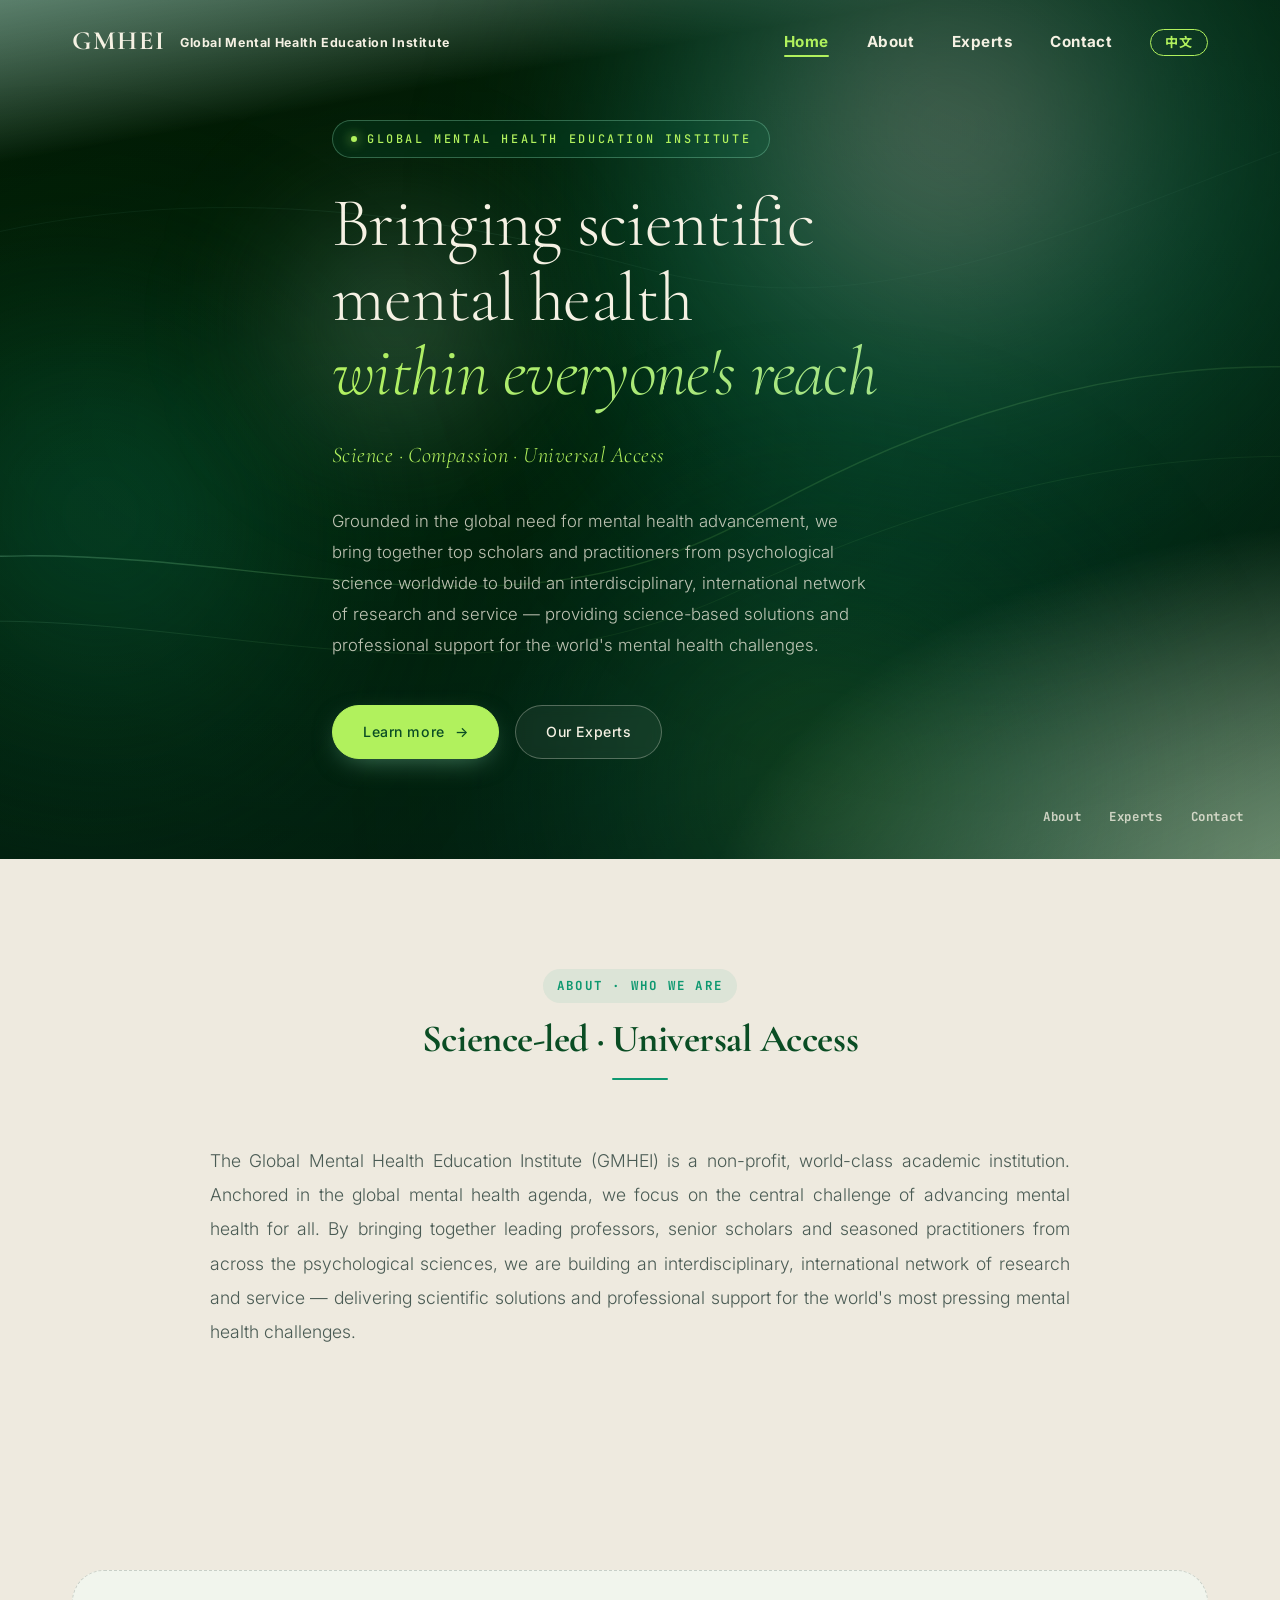
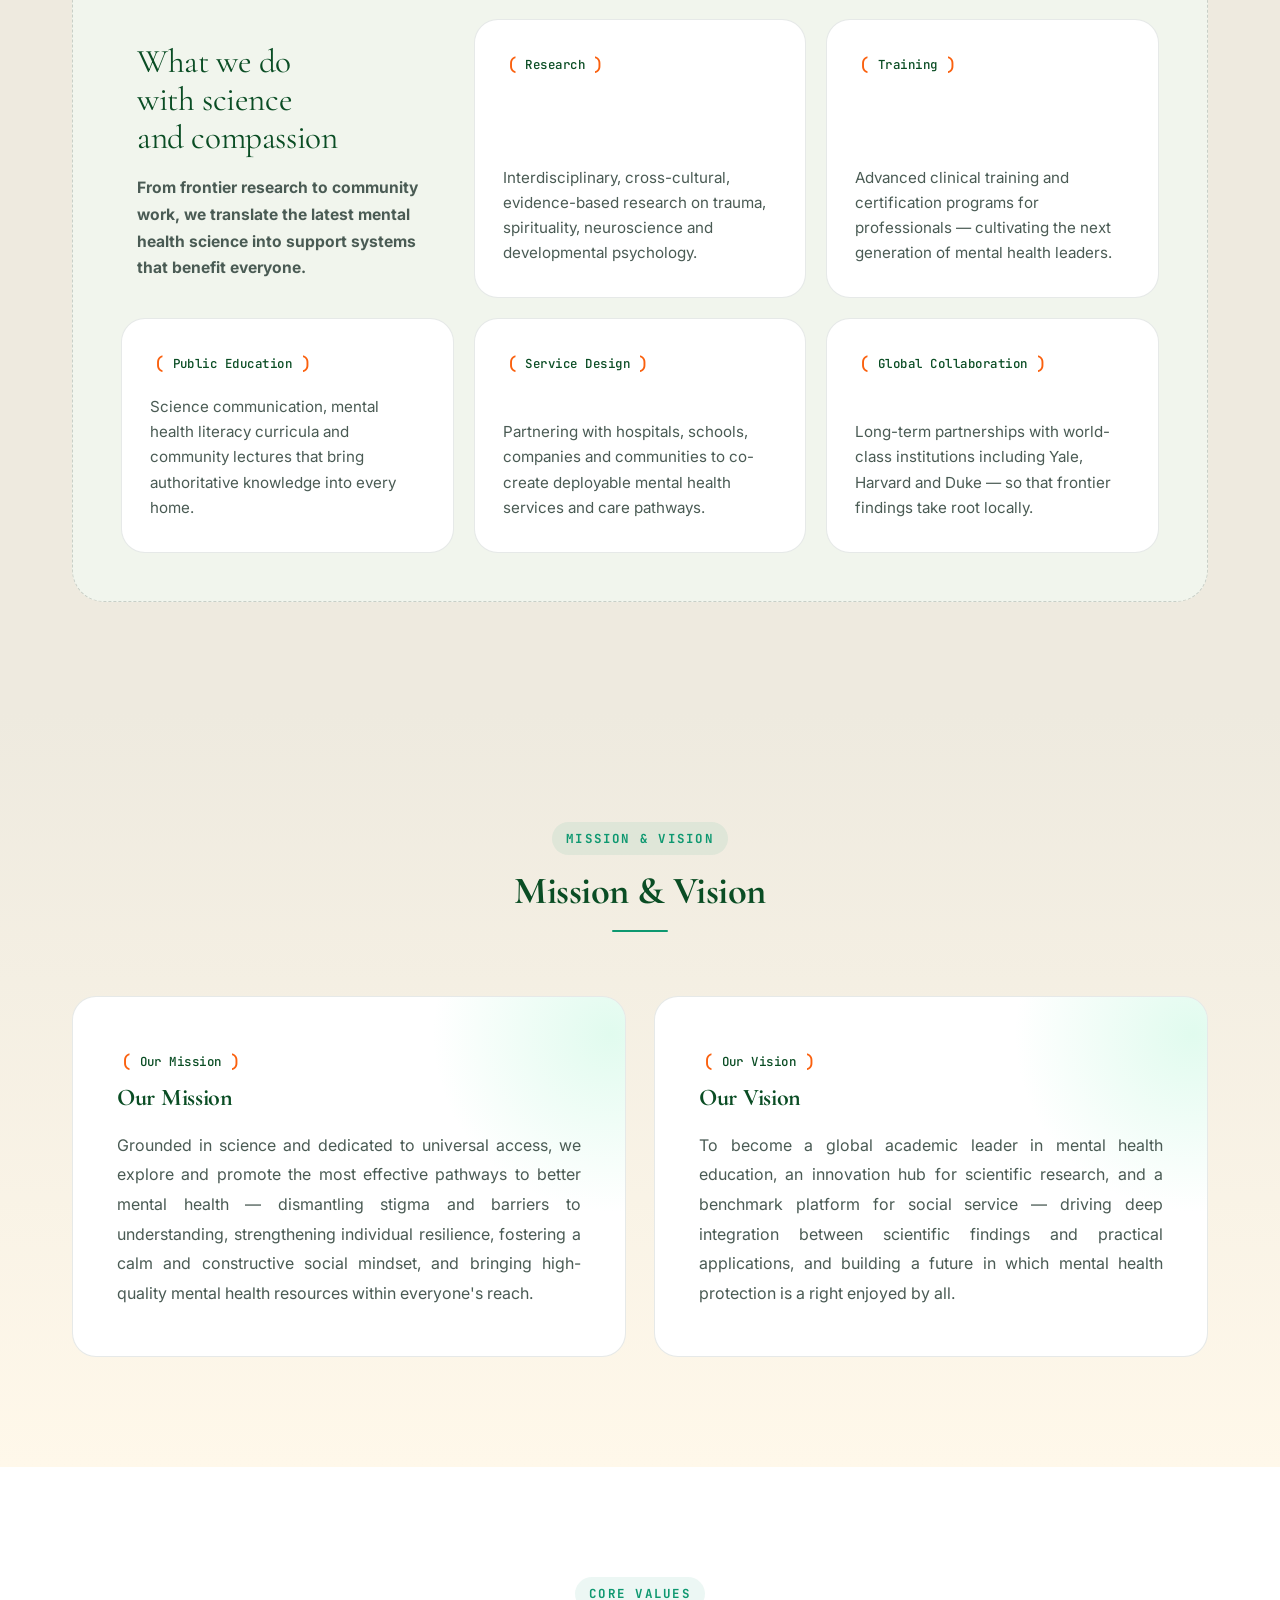
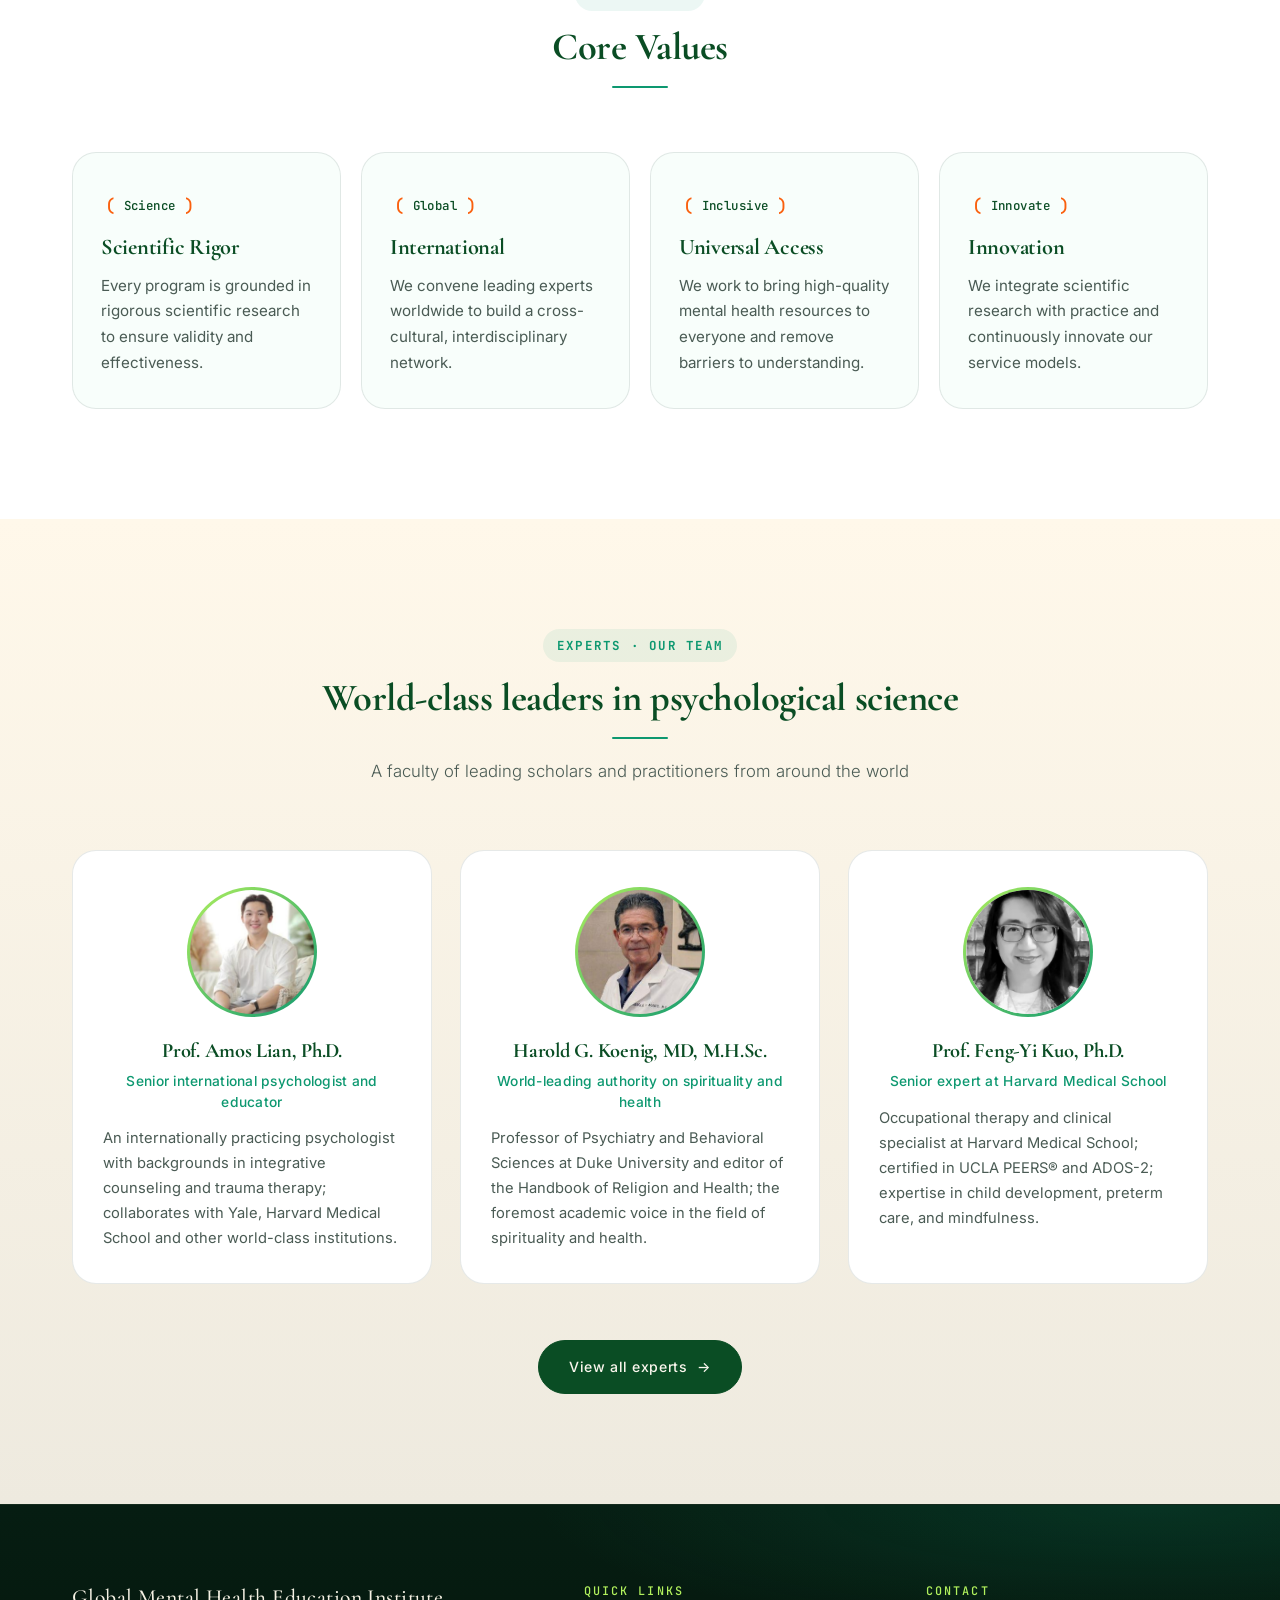
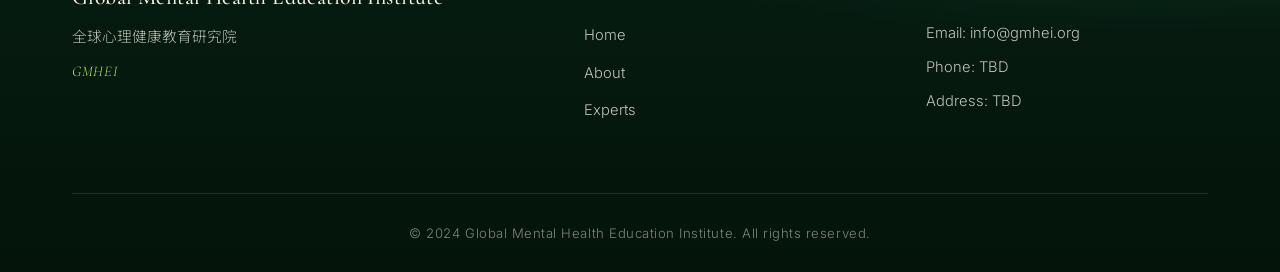
<file: index-en.html>
<!DOCTYPE html>
<html lang="en">
<head>
    <meta charset="UTF-8">
    <meta name="viewport" content="width=device-width, initial-scale=1.0">
    <title>Global Mental Health Education Institute | GMHEI</title>
    <link rel="stylesheet" href="styles.css">
</head>
<body>
    <!-- ============= HERO ============= -->
    <section class="hero">
        <!-- soft mesh gradient layers -->
        <div class="hero-mesh" aria-hidden="true">
            <span class="blob-3"></span>
            <span class="blob-4"></span>
        </div>

        <!-- organic flowing accent line -->
        <div class="hero-lines" aria-hidden="true">
            <svg viewBox="0 0 1600 900" preserveAspectRatio="xMidYMid slice" xmlns="http://www.w3.org/2000/svg">
                <defs>
                    <linearGradient id="lineGrad" x1="0%" y1="0%" x2="100%" y2="50%">
                        <stop offset="0%"  stop-color="#9bf2c8" stop-opacity="0"/>
                        <stop offset="40%" stop-color="#9bf2c8" stop-opacity="0.55"/>
                        <stop offset="80%" stop-color="#6dd14a" stop-opacity="0.30"/>
                        <stop offset="100%" stop-color="#0d9870" stop-opacity="0"/>
                    </linearGradient>
                    <linearGradient id="lineGrad2" x1="0%" y1="0%" x2="100%" y2="100%">
                        <stop offset="0%"  stop-color="#0d9870" stop-opacity="0"/>
                        <stop offset="50%" stop-color="#9bf2c8" stop-opacity="0.35"/>
                        <stop offset="100%" stop-color="#9bf2c8" stop-opacity="0"/>
                    </linearGradient>
                </defs>
                <path d="M -100 620 C 280 500, 600 720, 920 540 S 1500 360, 1750 420"
                      fill="none" stroke="url(#lineGrad)" stroke-width="1.5" />
                <path d="M -100 680 C 240 580, 560 780, 900 620 S 1480 460, 1750 500"
                      fill="none" stroke="url(#lineGrad)" stroke-width="0.9" opacity="0.6"/>
                <path d="M 1700 80 C 1300 200, 1100 360, 800 280 S 200 180, -100 320"
                      fill="none" stroke="url(#lineGrad2)" stroke-width="1" opacity="0.5"/>
            </svg>
        </div>

        <!-- transparent navbar over hero -->
        <nav class="navbar is-on-hero">
            <div class="container">
                <div class="nav-brand">
                    <h1>GMHEI</h1>
                    <span class="brand-subtitle">Global Mental Health Education Institute</span>
                </div>
                <ul class="nav-menu">
                    <li><a href="index-en.html" class="active">Home</a></li>
                    <li><a href="about-en.html">About</a></li>
                    <li><a href="experts-en.html">Experts</a></li>
                    <li><a href="#contact">Contact</a></li>
                    <li><a href="index.html" class="lang-switch" aria-label="切换到中文">中文</a></li>
                </ul>
                <div class="nav-toggle">
                    <span></span><span></span><span></span>
                </div>
            </div>
        </nav>

        <div class="container hero-content">
            <span class="hero-eyebrow">Global Mental Health Education Institute</span>
            <h1 class="hero-title">Bringing scientific mental health<br><em>within everyone's reach</em></h1>
            <p class="hero-subtitle">Science · Compassion · Universal Access</p>
            <p class="hero-description">
                Grounded in the global need for mental health advancement, we bring together top scholars and practitioners
                from psychological science worldwide to build an interdisciplinary, international network of research and service —
                providing science-based solutions and professional support for the world's mental health challenges.
            </p>
            <div class="hero-actions">
                <a href="about-en.html" class="btn btn-primary btn-arrow">Learn more</a>
                <a href="experts-en.html" class="btn btn-ghost">Our Experts</a>
            </div>
        </div>

        <div class="hero-footer">
            <a href="about-en.html">About</a>
            <a href="experts-en.html">Experts</a>
            <a href="#contact">Contact</a>
        </div>
    </section>

    <!-- ============= About ============= -->
    <section class="intro-section">
        <div class="container">
            <div class="section-header">
                <span class="section-tag">About · Who We Are</span>
                <h2>Science-led · Universal Access</h2>
                <div class="section-divider"></div>
            </div>
            <div class="intro-content">
                <p class="intro-text">
                    The Global Mental Health Education Institute (GMHEI) is a non-profit, world-class academic institution.
                    Anchored in the global mental health agenda, we focus on the central challenge of advancing mental
                    health for all. By bringing together leading professors, senior scholars and seasoned practitioners
                    from across the psychological sciences, we are building an interdisciplinary, international network
                    of research and service — delivering scientific solutions and professional support for the world's
                    most pressing mental health challenges.
                </p>
            </div>
        </div>
    </section>

    <!-- ============= What We Do ============= -->
    <section class="feature-section">
        <div class="container">
            <div class="feature-frame">
                <div class="feature-grid">
                    <div class="feature-heading">
                        <h2>What we do<br>with science<br>and compassion</h2>
                        <p class="lead">From frontier research to community work, we translate the latest mental health
                            science into support systems that benefit everyone.</p>
                    </div>

                    <div class="feature-card">
                        <span class="bracket-label">Research</span>
                        <p>Interdisciplinary, cross-cultural, evidence-based research on trauma, spirituality,
                            neuroscience and developmental psychology.</p>
                    </div>

                    <div class="feature-card">
                        <span class="bracket-label">Training</span>
                        <p>Advanced clinical training and certification programs for professionals — cultivating the
                            next generation of mental health leaders.</p>
                    </div>

                    <div class="feature-card">
                        <span class="bracket-label">Public Education</span>
                        <p>Science communication, mental health literacy curricula and community lectures that bring
                            authoritative knowledge into every home.</p>
                    </div>

                    <div class="feature-card">
                        <span class="bracket-label">Service Design</span>
                        <p>Partnering with hospitals, schools, companies and communities to co-create deployable mental
                            health services and care pathways.</p>
                    </div>

                    <div class="feature-card">
                        <span class="bracket-label">Global Collaboration</span>
                        <p>Long-term partnerships with world-class institutions including Yale, Harvard and Duke — so
                            that frontier findings take root locally.</p>
                    </div>
                </div>
            </div>
        </div>
    </section>

    <!-- ============= Mission & Vision ============= -->
    <section class="mission-vision">
        <div class="container">
            <div class="section-header">
                <span class="section-tag">Mission &amp; Vision</span>
                <h2>Mission &amp; Vision</h2>
                <div class="section-divider"></div>
            </div>
            <div class="mv-grid">
                <div class="mv-card">
                    <span class="bracket-label">Our Mission</span>
                    <h3>Our Mission</h3>
                    <p>Grounded in science and dedicated to universal access, we explore and promote the most effective
                        pathways to better mental health — dismantling stigma and barriers to understanding, strengthening
                        individual resilience, fostering a calm and constructive social mindset, and bringing
                        high-quality mental health resources within everyone's reach.</p>
                </div>
                <div class="mv-card">
                    <span class="bracket-label">Our Vision</span>
                    <h3>Our Vision</h3>
                    <p>To become a global academic leader in mental health education, an innovation hub for scientific
                        research, and a benchmark platform for social service — driving deep integration between
                        scientific findings and practical applications, and building a future in which mental health
                        protection is a right enjoyed by all.</p>
                </div>
            </div>
        </div>
    </section>

    <!-- ============= Core Values ============= -->
    <section class="values-section">
        <div class="container">
            <div class="section-header">
                <span class="section-tag">Core Values</span>
                <h2>Core Values</h2>
                <div class="section-divider"></div>
            </div>
            <div class="values-grid">
                <div class="value-card">
                    <span class="bracket-label">Science</span>
                    <h4>Scientific Rigor</h4>
                    <p>Every program is grounded in rigorous scientific research to ensure validity and effectiveness.</p>
                </div>
                <div class="value-card">
                    <span class="bracket-label">Global</span>
                    <h4>International</h4>
                    <p>We convene leading experts worldwide to build a cross-cultural, interdisciplinary network.</p>
                </div>
                <div class="value-card">
                    <span class="bracket-label">Inclusive</span>
                    <h4>Universal Access</h4>
                    <p>We work to bring high-quality mental health resources to everyone and remove barriers to understanding.</p>
                </div>
                <div class="value-card">
                    <span class="bracket-label">Innovate</span>
                    <h4>Innovation</h4>
                    <p>We integrate scientific research with practice and continuously innovate our service models.</p>
                </div>
            </div>
        </div>
    </section>

    <!-- ============= Experts Preview ============= -->
    <section class="experts-preview">
        <div class="container">
            <div class="section-header">
                <span class="section-tag">Experts · Our Team</span>
                <h2>World-class leaders in psychological science</h2>
                <div class="section-divider"></div>
                <p class="section-subtitle">A faculty of leading scholars and practitioners from around the world</p>
            </div>
            <div class="experts-grid">
                <div class="expert-card">
                    <div class="expert-avatar">
                        <img src="images/1.jpg" alt="Dr. Amos Lian" width="120" height="120" loading="lazy" decoding="async">
                    </div>
                    <h4>Prof. Amos Lian, Ph.D.</h4>
                    <p class="expert-title">Senior international psychologist and educator</p>
                    <p class="expert-bio">An internationally practicing psychologist with backgrounds in integrative
                        counseling and trauma therapy; collaborates with Yale, Harvard Medical School and other
                        world-class institutions.</p>
                </div>
                <div class="expert-card">
                    <div class="expert-avatar">
                        <img src="images/2.jpg" alt="Harold G. Koenig MD" width="120" height="120" loading="lazy" decoding="async">
                    </div>
                    <h4>Harold G. Koenig, MD, M.H.Sc.</h4>
                    <p class="expert-title">World-leading authority on spirituality and health</p>
                    <p class="expert-bio">Professor of Psychiatry and Behavioral Sciences at Duke University and editor of the
                        Handbook of Religion and Health; the foremost academic voice in the field of spirituality and health.</p>
                </div>
                <div class="expert-card">
                    <div class="expert-avatar">
                        <img src="images/4.jpg" alt="Prof. Feng-Yi Kuo" width="120" height="120" loading="lazy" decoding="async">
                    </div>
                    <h4>Prof. Feng-Yi Kuo, Ph.D.</h4>
                    <p class="expert-title">Senior expert at Harvard Medical School</p>
                    <p class="expert-bio">Occupational therapy and clinical specialist at Harvard Medical School; certified in
                        UCLA PEERS® and ADOS-2; expertise in child development, preterm care, and mindfulness.</p>
                </div>
            </div>
            <div class="text-center">
                <a href="experts-en.html" class="btn btn-secondary btn-arrow">View all experts</a>
            </div>
        </div>
    </section>

    <!-- ============= Footer ============= -->
    <footer class="footer" id="contact">
        <div class="container">
            <div class="footer-content">
                <div class="footer-section">
                    <h3>Global Mental Health Education Institute</h3>
                    <p>全球心理健康教育研究院</p>
                    <p class="footer-subtitle">GMHEI</p>
                </div>
                <div class="footer-section">
                    <h4>Quick Links</h4>
                    <ul>
                        <li><a href="index-en.html">Home</a></li>
                        <li><a href="about-en.html">About</a></li>
                        <li><a href="experts-en.html">Experts</a></li>
                    </ul>
                </div>
                <div class="footer-section">
                    <h4>Contact</h4>
                    <p>Email: info@gmhei.org</p>
                    <p>Phone: TBD</p>
                    <p>Address: TBD</p>
                </div>
            </div>
            <div class="footer-bottom">
                <p>&copy; 2024 Global Mental Health Education Institute. All rights reserved.</p>
            </div>
        </div>
    </footer>

    <script src="script.js"></script>
</body>
</html>
</file>
<file: styles.css>
/* ==========================================================================
   GMHEI · Global Mental Health Education Institute
   Organic emerald palette · soft mesh gradients · rounded cards
   ========================================================================== */

@import url('https://fonts.googleapis.com/css2?family=Cormorant+Garamond:wght@300;400;500;600;700&family=Inter:wght@200;300;400;500;600;700&family=JetBrains+Mono:wght@400;500&family=Noto+Serif+SC:wght@300;400;500;600;700&family=Noto+Sans+SC:wght@200;300;400;500;600;700&display=swap');

/* ---------- Design tokens ---------- */
:root {
    /* Greens — pulled from the saved palette
       deep forest → emerald → mint → bright lime */
    --green-deep:        #0a4d24;   /* dark forest */
    --green-forest:      #0d6638;
    --green-emerald:     #0d9870;   /* signature teal-emerald */
    --green-emerald-2:   #14b388;
    --green-mint:        #b1f15d;   /* soft mint */
    --green-mint-soft:   #c8f7dd;
    --green-lime:        #6aee3b;   /* bright lime */
    --green-lime-soft:   #a5e389;

    /* Warm neutrals */
    --cream:             #fcf9f5;
    --cream-light:       #faf6ed;
    --cream-warm:        #f0e8d8;
    --cream-pink:        #f5ede5;
    --white:             #ffffff;

    /* Text */
    --text:              #112620;
    --text-muted:        #4a5b54;
    --text-light:        #748079;
    --text-on-dark:      #f5f1e3;
    --text-on-dark-muted: rgba(245, 241, 227, 0.78);

    /* Accents (bracket label color from reference) */
    --bracket:           #fa600e;     /* warm coral, only for bracket marks */

    /* Borders */
    --border:            rgba(17, 38, 32, 0.10);
    --border-strong:     rgba(17, 38, 32, 0.16);
    --border-on-dark:    rgba(245, 241, 227, 0.18);

    /* Backgrounds */
    --bg-page:           #eeeadf;
    --bg-soft:           #fff8ea;
    --bg-card:           #ffffff;

    /* Type */
    --font-serif:        'Cormorant Garamond', 'Noto Serif SC', 'Songti SC', 'STSong', Georgia, serif;
    --font-sans:         'Inter', 'Noto Sans SC', -apple-system, BlinkMacSystemFont, 'Helvetica Neue', sans-serif;
    --font-mono:         'JetBrains Mono', ui-monospace, SFMono-Regular, Menlo, monospace;

    /* Layout */
    --container-width:   1200px;
    --radius-sm:         8px;
    --radius-md:         16px;
    --radius-lg:         24px;
    --radius-xl:         32px;
    --radius-pill:       999px;

    /* Motion */
    --ease:              cubic-bezier(0.4, 0, 0.2, 1);
    --ease-out:          cubic-bezier(0.22, 1, 0.36, 1);
}

/* ---------- Reset ---------- */
*, *::before, *::after { box-sizing: border-box; margin: 0; padding: 0; }
html { scroll-behavior: smooth; -webkit-text-size-adjust: 100%; }

body {
    font-family: var(--font-sans);
    font-size: 16px;
    font-weight: 700;
    line-height: 1.7;
    color: var(--text);
    background-color: var(--bg-page);
    -webkit-font-smoothing: antialiased;
    -moz-osx-font-smoothing: grayscale;
    overflow-x: hidden;
}

img { max-width: 100%; height: auto; display: block; }
a { color: var(--green-forest); text-decoration: none; transition: color 0.2s var(--ease); }
a:hover { color: var(--green-emerald); }
ul { list-style: none; }

.container {
    max-width: var(--container-width);
    margin: 0 auto;
    padding: 0 32px;
}
.text-center { text-align: center; }

/* ---------- Typography ---------- */
h1, h2, h3, h4, h5, h6 {
    font-family: var(--font-serif);
    font-weight: 700;
    line-height: 1.18;
    letter-spacing: -0.012em;
    color: var(--green-deep);
}

h1 { font-size: clamp(2.4rem, 4.4vw, 3.6rem); font-weight: 700; }
h2 { font-size: clamp(1.9rem, 3vw, 2.6rem); }
h3 { font-size: 1.5rem; }
h4 { font-size: 1.2rem; }
h5 { font-size: 1.05rem; }

p { margin-bottom: 1em; }
p:last-child { margin-bottom: 0; }

/* ==========================================================================
   Navigation
   ========================================================================== */
.navbar {
    background: rgba(255, 255, 255, 0.999);
    height: 75px;
    position: sticky;
    top: 0;
    z-index: 100;
    backdrop-filter: saturate(180%) blur(14px);
    -webkit-backdrop-filter: saturate(180%) blur(14px);
}

.navbar.is-on-hero {
    background: transparent;
    border-bottom: none;
    backdrop-filter: none;
    position: absolute;
    left: 0; right: 0; top: 0;
}

.navbar.is-on-hero .nav-brand h1,
.navbar.is-on-hero .brand-subtitle,
.navbar.is-on-hero .nav-menu a { color: var(--text-on-dark); }
.navbar.is-on-hero .nav-menu a.active { color: var(--green-mint); }
.navbar.is-on-hero .nav-menu a::after { background: var(--green-mint); }
.navbar.is-on-hero .nav-toggle span { background: var(--text-on-dark); }

.navbar .container {
    display: flex;
    align-items: center;
    justify-content: space-between;
    min-height: 84px;
    padding-top: 14px;
    padding-bottom: 14px;
}

.nav-brand {
    display: flex;
    align-items: center;
    gap: 14px;
    line-height: 1.2;
}
.brand-logo-link {
    display: inline-flex;
    align-items: center;
}
.brand-logo {
    width: 56px;
    height: auto;
    object-fit: contain;
    display: block;
    border-radius: 8px;
}
.brand-copy {
    display: flex;
    flex-direction: column;
}
.nav-brand h1 {
    font-family: var(--font-serif);
    font-size: 1.65rem;
    font-weight: 700;
    letter-spacing: 0.06em;
    color: var(--green-deep);
    margin: 0;
}
.brand-subtitle {
    font-size: 0.78rem;
    color: var(--text-muted);
    font-weight: 700;
    letter-spacing: 0.05em;
    margin-top: 2px;
}

.nav-menu { display: flex; gap: 38px; }
.nav-menu a {
    position: relative;
    font-size: 0.95rem;
    font-weight: 700;
    color: var(--text);
    letter-spacing: 0.03em;
    padding: 6px 0;
}
.nav-menu a::after {
    content: '';
    position: absolute;
    left: 0; bottom: 0;
    width: 100%;
    height: 1.5px;
    background: var(--green-emerald);
    border-radius: 2px;
    transform: scaleX(0);
    transform-origin: left;
    transition: transform 0.28s var(--ease-out);
}
.nav-menu a:hover::after,
.nav-menu a.active::after { transform: scaleX(1); }
.nav-menu a.active { color: var(--green-emerald); }

/* Language switch pill */
.nav-menu a.lang-switch {
    display: inline-flex;
    align-items: center;
    justify-content: center;
    min-width: 52px;
    padding: 6px 14px;
    border: 1.5px solid var(--green-emerald);
    border-radius: var(--radius-pill);
    color: var(--green-emerald);
    font-size: 0.82rem;
    font-weight: 700;
    letter-spacing: 0.06em;
    text-transform: uppercase;
    line-height: 1;
    transition: background-color 0.2s var(--ease), color 0.2s var(--ease), border-color 0.2s var(--ease);
}
.nav-menu a.lang-switch::after { display: none; }
.nav-menu a.lang-switch:hover {
    background: var(--green-emerald);
    color: var(--white);
    border-color: var(--green-emerald);
}
.navbar.is-on-hero .nav-menu a.lang-switch {
    border-color: var(--green-mint);
    color: var(--green-mint);
}
.navbar.is-on-hero .nav-menu a.lang-switch:hover {
    background: var(--green-mint);
    color: var(--green-deep);
    border-color: var(--green-mint);
}

.nav-toggle {
    display: none;
    flex-direction: column;
    gap: 5px;
    cursor: pointer;
    padding: 6px;
}
.nav-toggle span {
    width: 24px;
    height: 1.5px;
    background: var(--green-deep);
    transition: all 0.3s var(--ease);
}

/* ==========================================================================
   HERO — soft organic mesh gradient
   ========================================================================== */
.hero {
    position: relative;
    min-height: 50vh;
    display: flex;
    align-items: center;
    overflow: hidden;
    color: var(--text-on-dark);
    /* deep forest base */
    background:
        radial-gradient(100% 90% at 110% 110%, #f1fae7 0%, #ccf7ca 11%,transparent 55%),
        linear-gradient(170deg, #41927097 0%, #021e03 15%, #012614 100%);
}

/* Multiple soft glowing blobs — pure CSS, no rigid edges */
.hero-mesh {
    position: absolute;
    inset: 0;
    pointer-events: none;
    z-index: 1;
    overflow: hidden;
}
.hero-mesh::before,
.hero-mesh::after,
.hero-mesh > span {
    content: '';
    position: absolute;
    border-radius: 50%;
    filter: blur(90px);
    will-change: transform;
}

/* big mint glow, top right */
.hero-mesh::before {
    width: 70vw;
    height: 70vw;
    top: -18vw;
    right: -16vw;
    background: radial-gradient(circle at 40% 40%,
        rgba(255, 255, 249, 0.55) 0%,
        rgba(20, 179, 136, 0.35) 32%,
        rgba(13, 152, 112, 0.12) 60%,
        transparent 75%);
    animation: drift1 22s ease-in-out infinite alternate;
}

/* lime accent glow, lower right */
.hero-mesh::after {
    width: 55vw;
    height: 55vw;
    bottom: -22vw;
    right: 8vw;
    background: radial-gradient(circle at 50% 50%,
        rgba(109, 209, 74, 0.34) 0%,
        rgba(20, 179, 136, 0.18) 35%,
        transparent 70%);
    animation: drift2 28s ease-in-out infinite alternate;
}

/* deep emerald wash, left side */
.hero-mesh > .blob-3 {
    display: block;
    width: 50vw;
    height: 50vw;
    top: 30%;
    left: -22vw;
    background: radial-gradient(circle at 60% 40%,
        rgba(13, 152, 112, 0.40) 0%,
        rgba(13, 102, 56, 0.18) 40%,
        transparent 72%);
    animation: drift3 26s ease-in-out infinite alternate;
}

/* tiny bright spark near hero text */
.hero-mesh > .blob-4 {
    display: block;
    width: 26vw;
    height: 26vw;
    top: 18%;
    left: 18%;
    background: radial-gradient(circle at 50% 50%,
        rgba(200, 247, 221, 0.30) 0%,
        rgba(155, 242, 200, 0.12) 40%,
        transparent 72%);
    filter: blur(60px);
    animation: drift4 18s ease-in-out infinite alternate;
}

@keyframes drift1 {
    0%   { transform: translate(0, 0) scale(1); }
    100% { transform: translate(-4vw, 3vw) scale(1.06); }
}
@keyframes drift2 {
    0%   { transform: translate(0, 0) scale(1); }
    100% { transform: translate(3vw, -3vw) scale(1.08); }
}
@keyframes drift3 {
    0%   { transform: translate(0, 0) scale(1); }
    100% { transform: translate(4vw, -2vw) scale(1.05); }
}
@keyframes drift4 {
    0%   { transform: translate(0, 0) scale(1); opacity: 0.85; }
    100% { transform: translate(2vw, -2vw) scale(1.1); opacity: 1; }
}

/* organic flowing line decoration */
.hero-lines {
    position: absolute;
    inset: 0;
    z-index: 2;
    pointer-events: none;
    opacity: 0.55;
}
.hero-lines svg { width: 100%; height: 100%; display: block; }

/* subtle vignette for legibility */
.hero::after {
    content: '';
    position: absolute;
    inset: 0;
    background:
        radial-gradient(ellipse at 30% 50%, rgba(6, 24, 14, 0) 0%, rgba(6, 24, 14, 0.45) 100%);
    pointer-events: none;
    z-index: 3;
}

.hero-content {
    position: relative;
    z-index: 4;
    max-width: 680px;
    padding: 120px 32px 100px;
}

.hero-eyebrow {
    display: inline-flex;
    align-items: center;
    gap: 10px;
    font-family: var(--font-mono);
    font-size: 0.74rem;
    font-weight: 500;
    letter-spacing: 0.22em;
    text-transform: uppercase;
    color: var(--green-mint);
    margin-bottom: 28px;
    padding: 8px 18px;
    border: 1px solid rgba(155, 242, 200, 0.30);
    border-radius: var(--radius-pill);
    background: rgba(13, 152, 112, 0.10);
    backdrop-filter: blur(6px);
}
.hero-eyebrow::before {
    content: '';
    width: 6px; height: 6px;
    background: var(--green-mint);
    border-radius: 50%;
    box-shadow: 0 0 12px var(--green-mint);
}

.hero-title {
    font-family: var(--font-serif);
    font-size: clamp(2.6rem, 5.4vw, 4.6rem);
    font-weight: 300;
    color: var(--text-on-dark);
    line-height: 1.08;
    letter-spacing: -0.01em;
    margin-bottom: 26px;
}
.hero-title em {
    font-style: italic;
    background: linear-gradient(120deg, var(--green-mint) 0%, var(--green-lime-soft) 100%);
    -webkit-background-clip: text;
    background-clip: text;
    color: transparent;
}

.hero-subtitle {
    font-family: var(--font-serif);
    font-style: italic;
    font-weight: 300;
    font-size: 1.4rem;
    color: var(--green-mint);
    margin-bottom: 32px;
    letter-spacing: 0.02em;
}

.hero-description {
    font-size: 1.05rem;
    line-height: 1.85;
    font-weight: 300;
    color: var(--text-on-dark-muted);
    margin-bottom: 44px;
    max-width: 540px;
}

.hero-actions {
    display: flex;
    gap: 16px;
    flex-wrap: wrap;
    align-items: center;
}

.hero-footer {
    position: absolute;
    bottom: 32px;
    right: 36px;
    z-index: 4;
    display: flex;
    gap: 28px;
    font-family: var(--font-mono);
    font-size: 0.78rem;
    letter-spacing: 0.05em;
}
.hero-footer a { color: var(--text-on-dark-muted); transition: color 0.2s var(--ease); }
.hero-footer a:hover { color: var(--green-mint); }

/* ==========================================================================
   Buttons
   ========================================================================== */
.btn {
    display: inline-flex;
    align-items: center;
    gap: 10px;
    padding: 14px 30px;
    font-family: var(--font-sans);
    font-size: 0.88rem;
    font-weight: 500;
    letter-spacing: 0.04em;
    border: 1px solid transparent;
    border-radius: var(--radius-pill);
    cursor: pointer;
    transition: all 0.28s var(--ease-out);
    white-space: nowrap;
}

.btn-primary {
    background: var(--green-mint);
    color: var(--green-deep);
    border-color: var(--green-mint);
    box-shadow: 0 8px 28px -10px rgba(155, 242, 200, 0.5);
}
.btn-primary:hover {
    background: var(--green-mint-soft);
    border-color: var(--green-mint-soft);
    transform: translateY(-1px);
    box-shadow: 0 12px 36px -8px rgba(155, 242, 200, 0.6);
}

.btn-secondary {
    background: var(--green-deep);
    color: var(--cream-light);
    border-color: var(--green-deep);
}
.btn-secondary:hover {
    background: var(--green-forest);
    border-color: var(--green-forest);
    transform: translateY(-1px);
}

.btn-ghost {
    background: rgba(255,255,255, 0.06);
    color: var(--text-on-dark);
    border-color: rgba(245, 241, 227, 0.30);
    backdrop-filter: blur(6px);
}
.btn-ghost:hover {
    background: rgba(155, 242, 200, 0.12);
    border-color: var(--green-mint);
    color: var(--green-mint);
}

.btn-arrow::after {
    content: '→';
    display: inline-block;
    transition: transform 0.25s var(--ease);
}
.btn-arrow:hover::after { transform: translateX(4px); }

/* ==========================================================================
   Section header
   ========================================================================== */
.section-header { text-align: center; margin-bottom: 64px; }
.section-tag {
    display: inline-block;
    font-family: var(--font-mono);
    font-size: 0.78rem;
    color: var(--green-emerald);
    letter-spacing: 0.18em;
    text-transform: uppercase;
    margin-bottom: 14px;
    padding: 6px 14px;
    background: rgba(13, 152, 112, 0.08);
    border-radius: var(--radius-pill);
}
.section-header h2 { margin-bottom: 16px; }
.section-divider {
    width: 56px;
    height: 2px;
    background: var(--green-emerald);
    margin: 0 auto 18px;
    border-radius: 2px;
}
.section-subtitle {
    color: var(--text-muted);
    font-size: 1.05rem;
    max-width: 640px;
    margin: 0 auto;
    font-weight: 300;
}

/* ==========================================================================
   Intro
   ========================================================================== */
.intro-section,
.content-section {
    padding: 110px 0;
    background: var(--bg-page);
    position: relative;
}

.intro-content {
    max-width: 860px;
    margin: 0 auto;
    text-align: center;
}
.intro-content h2 { margin-bottom: 32px; text-align: center; }
.intro-text,
.intro-content p {
    font-size: 1.1rem;
    line-height: 1.95;
    font-weight: 300;
    color: var(--text-muted);
    text-align: justify;
    text-justify: inter-ideograph;
}

/* ==========================================================================
   "What we do" — bracket-label rounded card grid (reference style)
   ========================================================================== */
.feature-section {
    padding: 110px 0;
    background: var(--bg-page);
}

.feature-frame {
    background: rgba(243, 253, 248, 0.563);
    border: 1.5px dashed rgba(17, 38, 32, 0.18);
    border-radius: var(--radius-xl);
    padding: 48px;
    position: relative;
}

.feature-grid {
    display: grid;
    grid-template-columns: repeat(3, 1fr);
    gap: 20px;
    align-items: stretch;
}

/* heading takes the first cell */
.feature-heading {
    grid-column: 1;
    padding: 24px 16px 16px;
    display: flex;
    flex-direction: column;
    justify-content: space-between;
}
.feature-heading h2 {
    font-family: var(--font-serif);
    font-weight: 400;
    font-size: clamp(2rem, 2.6vw, 2.6rem);
    line-height: 1.15;
    color: var(--green-deep);
    margin: 0;
}
.feature-heading .lead {
    margin-top: 18px;
    font-size: 0.98rem;
    color: var(--text-muted);
    line-height: 1.7;
    max-width: 320px;
}

.feature-card {
    background: var(--bg-card);
    border: 1px solid var(--border);
    border-radius: var(--radius-lg);
    padding: 28px 28px 32px;
    min-height: 220px;
    display: flex;
    flex-direction: column;
    gap: 14px;
    transition: transform 0.35s var(--ease-out),
                box-shadow 0.35s var(--ease-out),
                border-color 0.35s var(--ease-out);
}
.feature-card:hover {
    transform: translateY(-4px);
    border-color: rgba(13, 152, 112, 0.30);
    box-shadow: 0 30px 60px -34px rgba(13, 77, 36, 0.35);
}

/* the iconic "[ Label ]" tag */
.bracket-label {
    align-self: flex-start;
    display: inline-flex;
    align-items: center;
    gap: 8px;
    font-family: var(--font-mono);
    font-size: 0.78rem;
    font-weight: 500;
    color: var(--green-deep);
    letter-spacing: 0.04em;
    padding: 6px 4px;
}
.bracket-label::before { content: '('; color: var(--bracket); font-size: 1.4em; line-height: 1; }
.bracket-label::after  { content: ')'; color: var(--bracket); font-size: 1.4em; line-height: 1; }

.feature-card p {
    margin-top: auto;
    font-size: 0.95rem;
    line-height: 1.65;
    color: var(--text-muted);
    font-weight: 400;
}

/* ==========================================================================
   Mission & Vision — rounded cards
   ========================================================================== */
.mission-vision {
    padding: 110px 0;
    background: linear-gradient(180deg, var(--bg-page) 0%, var(--bg-soft) 100%);
}

.mv-grid {
    display: grid;
    grid-template-columns: repeat(auto-fit, minmax(360px, 1fr));
    gap: 28px;
}

.mv-card {
    background: var(--bg-card);
    padding: 48px 44px;
    border: 1px solid var(--border);
    border-radius: var(--radius-lg);
    text-align: left;
    transition: transform 0.35s var(--ease-out), box-shadow 0.35s var(--ease-out);
    position: relative;
    overflow: hidden;
}
.mv-card::before {
    content: '';
    position: absolute;
    top: -40%; right: -30%;
    width: 360px; height: 360px;
    border-radius: 50%;
    background: radial-gradient(circle,
        rgba(155, 242, 200, 0.30) 0%,
        rgba(155, 242, 200, 0) 70%);
    pointer-events: none;
    transition: transform 0.6s var(--ease-out);
}
.mv-card:hover {
    transform: translateY(-4px);
    box-shadow: 0 24px 50px -28px rgba(13, 77, 36, 0.3);
}
.mv-card:hover::before { transform: scale(1.15) translate(-10px, 10px); }

.mv-card .bracket-label { margin-bottom: 6px; }
.mv-card h2, .mv-card h3 { margin-bottom: 18px; position: relative; z-index: 1; }
.mv-card p {
    color: var(--text-muted);
    line-height: 1.85;
    font-weight: 400;
    text-align: justify;
    position: relative; z-index: 1;
}

/* ==========================================================================
   Values — rounded card cluster
   ========================================================================== */
.values-section {
    padding: 110px 0;
    background: rgb(255, 255, 255);
}

.values-grid {
    display: grid;
    grid-template-columns: repeat(4, 1fr);
    gap: 20px;
}

.value-card {
    background: rgba(243, 253, 248, 0.563);
    padding: 36px 28px 32px;
    text-align: left;
    border: 1px solid var(--border);
    border-radius: var(--radius-lg);
    transition: all 0.32s var(--ease-out);
    position: relative;
    overflow: hidden;
    min-height: 180px;
    display: flex;
    flex-direction: column;
    gap: 12px;
}
.value-card::after {
    content: '';
    position: absolute;
    inset: 0;
    border-radius: inherit;
    border: 1.5px solid var(--green-emerald);
    opacity: 0;
    transition: opacity 0.3s var(--ease);
    pointer-events: none;
}
.value-card:hover {
    transform: translateY(-3px);
    box-shadow: 0 24px 50px -28px rgba(13, 77, 36, 0.3);
}
.value-card:hover::after { opacity: 1; }

.value-card h4 {
    font-family: var(--font-serif);
    font-size: 1.4rem;
    color: var(--green-deep);
    margin: 0;
}
.value-card p {
    color: var(--text-muted);
    font-size: 0.95rem;
    line-height: 1.7;
    font-weight: 400;
    margin: 0;
}

/* ==========================================================================
   Experts — preview cards (homepage)
   ========================================================================== */
.experts-preview {
    padding: 110px 0;
    background: linear-gradient(180deg, var(--bg-soft) 0%, var(--bg-page) 100%);
}

.experts-grid {
    display: grid;
    grid-template-columns: repeat(auto-fit, minmax(300px, 1fr));
    gap: 28px;
    margin-bottom: 56px;
}

.expert-card {
    background: var(--bg-card);
    padding: 36px 30px 32px;
    text-align: center;
    border: 1px solid var(--border);
    border-radius: var(--radius-lg);
    transition: all 0.35s var(--ease-out);
    display: flex;
    flex-direction: column;
    align-items: center;
}
.expert-card:hover {
    transform: translateY(-4px);
    box-shadow: 0 24px 50px -28px rgba(13, 77, 36, 0.32);
    border-color: rgba(13, 152, 112, 0.30);
}

.expert-avatar {
    width: 130px;
    height: 130px;
    margin: 0 auto 22px;
    border-radius: 50%;
    overflow: hidden;
    background: linear-gradient(135deg, var(--green-mint) 0%, var(--green-emerald) 100%);
    padding: 3px;
}
.expert-avatar img {
    width: 100%;
    height: 100%;
    object-fit: cover;
    border-radius: 50%;
    background: var(--bg-card);
}

.expert-card h4 {
    font-family: var(--font-serif);
    font-size: 1.28rem;
    margin-bottom: 8px;
    color: var(--green-deep);
}

.expert-title {
    font-size: 0.86rem;
    color: var(--green-emerald);
    margin-bottom: 14px;
    font-weight: 500;
    letter-spacing: 0.02em;
    line-height: 1.5;
}

.expert-bio {
    font-size: 0.92rem;
    color: var(--text-muted);
    line-height: 1.7;
    font-weight: 400;
    text-align: left;
}

/* ==========================================================================
   Inner page heros (about / experts)
   ========================================================================== */
.experts-hero,
.about-hero {
    position: relative;
    overflow: hidden;
    color: var(--text-on-dark);
    padding: 140px 0 110px;
    text-align: center;
    background:
        radial-gradient(60% 60% at 80% 30%,
            rgba(155, 242, 200, 0.22) 0%,
            transparent 60%),
        radial-gradient(50% 50% at 20% 80%,
            rgba(13, 152, 112, 0.30) 0%,
            transparent 60%),
        linear-gradient(160deg, #062818 0%, #0a3520 50%, #061d12 100%);
}

.experts-hero::before,
.about-hero::before {
    content: '';
    position: absolute;
    width: 80vw;
    height: 80vw;
    top: -40%;
    right: -25%;
    background: radial-gradient(circle,
        rgba(155, 242, 200, 0.18) 0%,
        rgba(13, 152, 112, 0.08) 35%,
        transparent 70%);
    filter: blur(80px);
    border-radius: 50%;
    pointer-events: none;
}

.experts-hero h1, .about-hero h1 {
    color: var(--text-on-dark);
    font-weight: 300;
    margin-bottom: 16px;
    position: relative;
    z-index: 2;
}
.experts-hero p, .about-hero p {
    color: var(--green-mint);
    font-size: 1.1rem;
    font-family: var(--font-serif);
    font-style: italic;
    font-weight: 300;
    letter-spacing: 0.02em;
    position: relative;
    z-index: 2;
}

.experts-section { padding: 100px 0; }

.experts-list {
    display: flex;
    flex-direction: column;
    gap: 40px;
    max-width: 980px;
    margin: 0 auto;
}

.expert-detail-card {
    background: var(--bg-card);
    border: 1px solid var(--border);
    border-radius: var(--radius-xl);
    overflow: hidden;
    transition: box-shadow 0.35s var(--ease-out), transform 0.35s var(--ease-out);
}
.expert-detail-card:hover {
    box-shadow: 0 30px 60px -32px rgba(13, 77, 36, 0.32);
    transform: translateY(-2px);
}

.expert-header {
    background:#ffffff;
        /* radial-gradient(60% 100% at 80% 30%,
            rgba(155, 242, 200, 0.30) 0%, transparent 80%),
        linear-gradient(135deg, var(--cream-warm) 0%, var(--bg-soft) 100%);  */
    padding: 56px 48px 40px;
    text-align: center;
    position: relative;
}

.expert-header .expert-avatar {
    width: 150px;
    height: 150px;
    margin-bottom: 22px;
    background: linear-gradient(135deg, var(--green-mint) 0%, var(--green-emerald) 100%);
    padding: 4px;
}
.expert-header h3 { font-size: 1.7rem; margin-bottom: 10px; }
.expert-header .expert-title {
    font-family: var(--font-serif);
    font-style: italic;
    font-size: 1rem;
    color: var(--text-muted);
    margin-bottom: 0;
    line-height: 1.6;
    letter-spacing: 0;
    font-weight: 400;
}

.expert-body { padding: 44px 48px 48px; }

.expert-body h4 {
    font-family: var(--font-serif);
    font-size: 1.4rem;
    color: var(--green-deep);
    padding-bottom: 12px;
    margin-bottom: 24px;
    display: inline-block;
    position: relative;
}
.expert-body h4::after {
    content: '';
    position: absolute;
    bottom: 0; left: 0;
    width: 36px; height: 2px;
    background: var(--green-emerald);
    border-radius: 2px;
}

.expert-body p {
    font-size: 1rem;
    line-height: 1.95;
    font-weight: 300;
    color: var(--text-muted);
    margin-bottom: 18px;
    text-align: justify;
    text-justify: inter-ideograph;
}

.expert-specialties {
    margin-top: 32px;
    padding-top: 30px;
    border-top: 1px dashed var(--border-strong);
}
.expert-specialties h5 {
    font-family: var(--font-serif);
    font-size: 1.05rem;
    color: var(--green-deep);
    margin-bottom: 16px;
    letter-spacing: 0.02em;
}

.specialty-tags {
    display: flex;
    flex-wrap: wrap;
    gap: 10px;
}

.specialty-tag {
    display: inline-block;
    padding: 8px 18px;
    background: rgba(13, 152, 112, 0.08);
    border: 1px solid rgba(13, 152, 112, 0.22);
    color: var(--green-deep);
    font-size: 0.86rem;
    font-weight: 500;
    letter-spacing: 0.01em;
    border-radius: var(--radius-pill);
    transition: all 0.22s var(--ease);
}
.specialty-tag:hover {
    background: var(--green-emerald);
    color: var(--cream-light);
    border-color: var(--green-emerald);
}

/* ==========================================================================
   Footer
   ========================================================================== */
.footer {
    background:
        radial-gradient(80% 60% at 90% 0%,
            rgba(13, 152, 112, 0.18) 0%, transparent 60%),
        linear-gradient(180deg, #061d12 0%, #04140a 100%);
    color: var(--text-on-dark-muted);
    padding: 80px 0 0;
    margin-top: 0;
    border-top: 1px solid rgba(155, 242, 200, 0.10);
}

.footer-content {
    display: grid;
    grid-template-columns: 1.6fr 1fr 1fr;
    gap: 60px;
    padding-bottom: 60px;
}

.footer-section h3 {
    font-family: var(--font-serif);
    font-size: 1.35rem;
    color: var(--text-on-dark);
    font-weight: 500;
    margin-bottom: 14px;
    letter-spacing: 0.02em;
}
.footer-section h4 {
    font-family: var(--font-mono);
    font-size: 0.74rem;
    color: var(--green-mint);
    text-transform: uppercase;
    letter-spacing: 0.18em;
    font-weight: 500;
    margin-bottom: 22px;
}
.footer-section p {
    font-size: 0.92rem;
    line-height: 1.75;
    color: var(--text-on-dark-muted);
    font-weight: 300;
    margin-bottom: 8px;
}
.footer-subtitle {
    font-family: var(--font-serif);
    font-style: italic;
    color: var(--green-mint) !important;
    letter-spacing: 0.05em;
}
.footer-section ul li { margin-bottom: 10px; }
.footer-section ul a {
    color: var(--text-on-dark-muted);
    font-size: 0.92rem;
    font-weight: 300;
    transition: color 0.2s var(--ease);
}
.footer-section ul a:hover { color: var(--green-mint); }

.footer-bottom {
    border-top: 1px solid rgba(245, 241, 227, 0.10);
    padding: 28px 0;
    text-align: center;
}
.footer-bottom p {
    font-size: 0.82rem;
    color: rgba(245, 241, 227, 0.5);
    letter-spacing: 0.04em;
    font-weight: 300;
    margin: 0;
}

/* ==========================================================================
   Responsive
   ========================================================================== */
@media (max-width: 1024px) {
    .feature-grid { grid-template-columns: repeat(2, 1fr); }
    .feature-heading { grid-column: 1 / -1; padding: 8px 8px 24px; }
    .feature-heading .lead { max-width: 100%; }
    .values-grid { grid-template-columns: repeat(2, 1fr); }
}

@media (max-width: 900px) {
    .footer-content { grid-template-columns: 1fr 1fr; gap: 40px; }
    .hero-footer { display: none; }
}

@media (max-width: 768px) {
    .container { padding: 0 22px; }
    .nav-toggle { display: flex; }

    .nav-menu {
        position: absolute;
        top: 100%; left: 0; right: 0;
        background: var(--bg-page);
        flex-direction: column;
        gap: 0;
        padding: 16px 0;
        border-bottom: 1px solid var(--border);
        transform: translateY(-12px);
        opacity: 0;
        pointer-events: none;
        transition: all 0.25s var(--ease);
    }
    .navbar.is-on-hero .nav-menu { background: rgba(6, 30, 18, 0.96); }
    .nav-menu.is-open { transform: translateY(0); opacity: 1; pointer-events: auto; }
    .nav-menu a { display: block; padding: 14px 22px; }

    .hero { min-height: 92vh; }
    .hero-content { padding: 96px 22px 80px; }
    .hero-eyebrow { letter-spacing: 0.18em; }

    .feature-frame { padding: 24px; border-radius: var(--radius-lg); }
    .feature-grid { grid-template-columns: 1fr; }

    .values-grid { grid-template-columns: 1fr; }

    .intro-section, .content-section, .mission-vision, .values-section,
    .experts-preview, .experts-section, .feature-section { padding: 70px 0; }
    .section-header { margin-bottom: 44px; }
    .mv-card, .expert-body, .expert-header { padding: 32px 24px; }

    .footer-content { grid-template-columns: 1fr; gap: 36px; }
    .experts-hero, .about-hero { padding: 100px 0 70px; }
}
</file>
